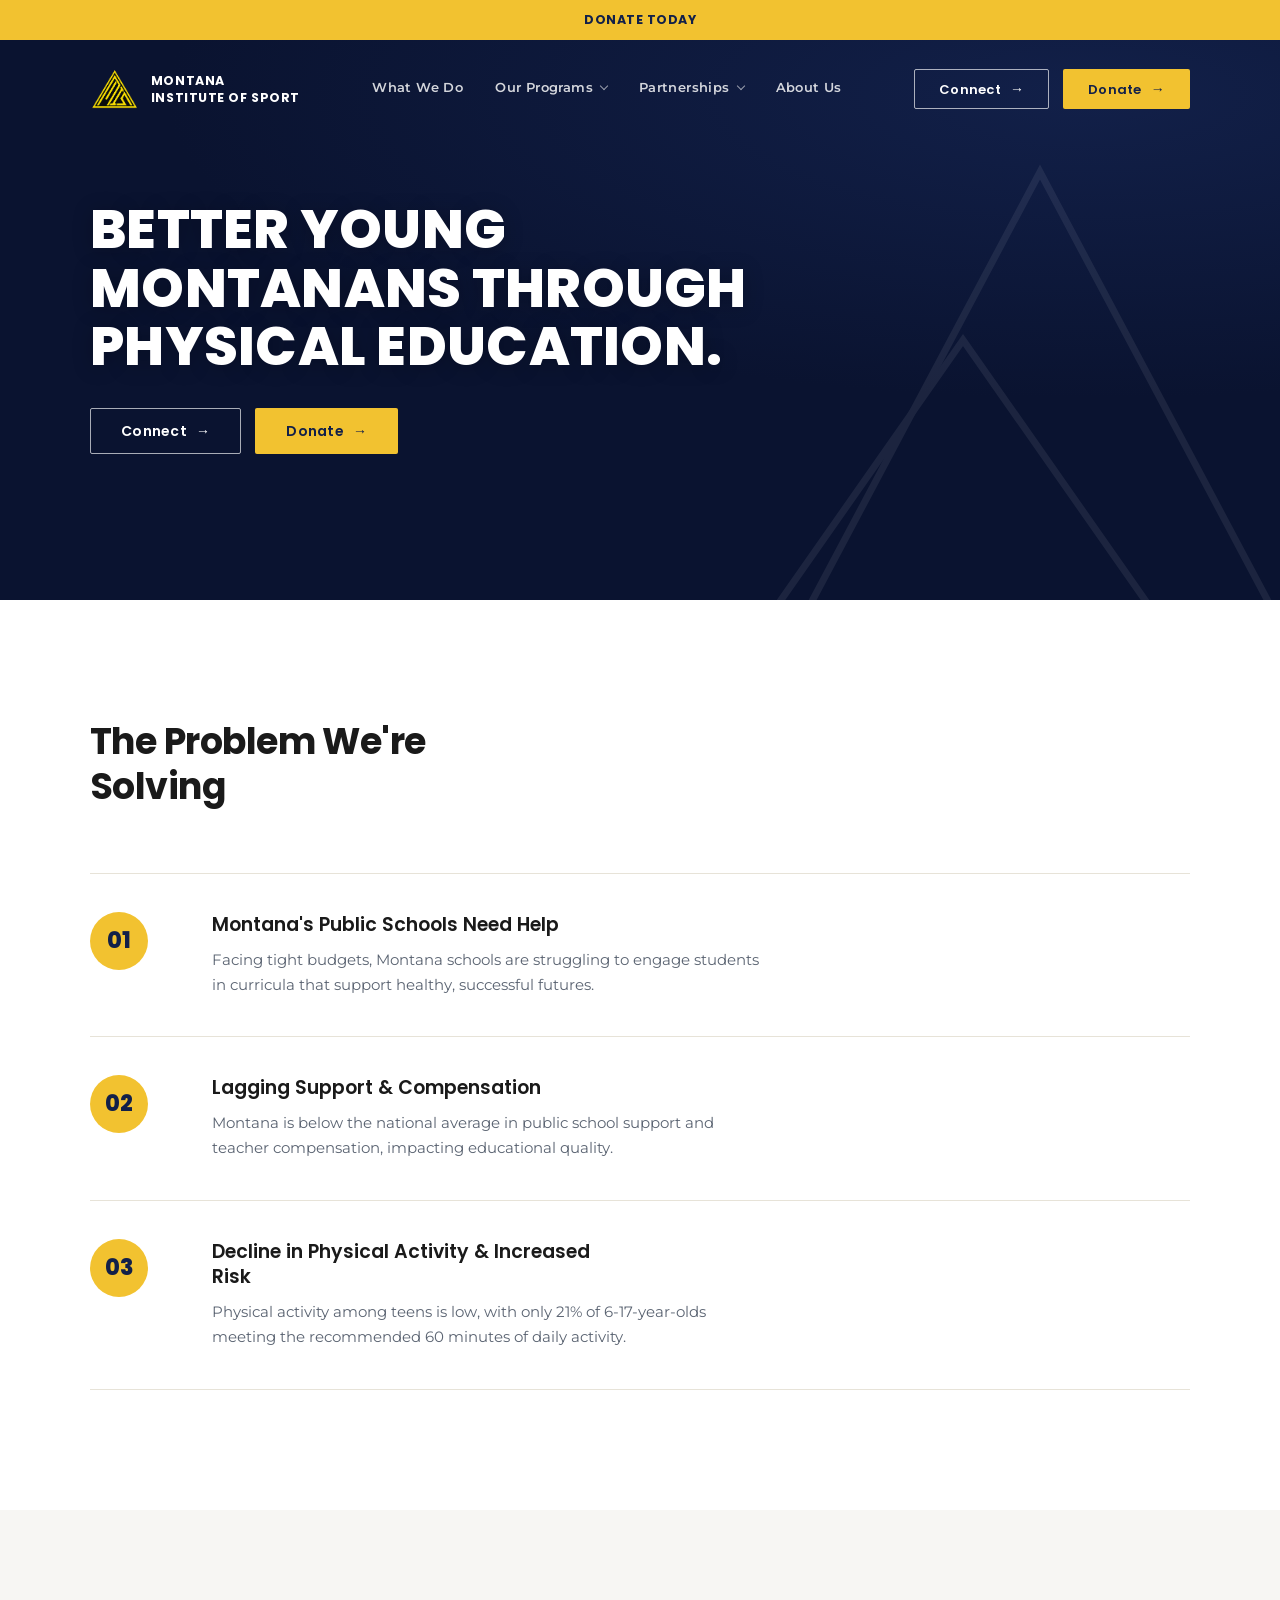
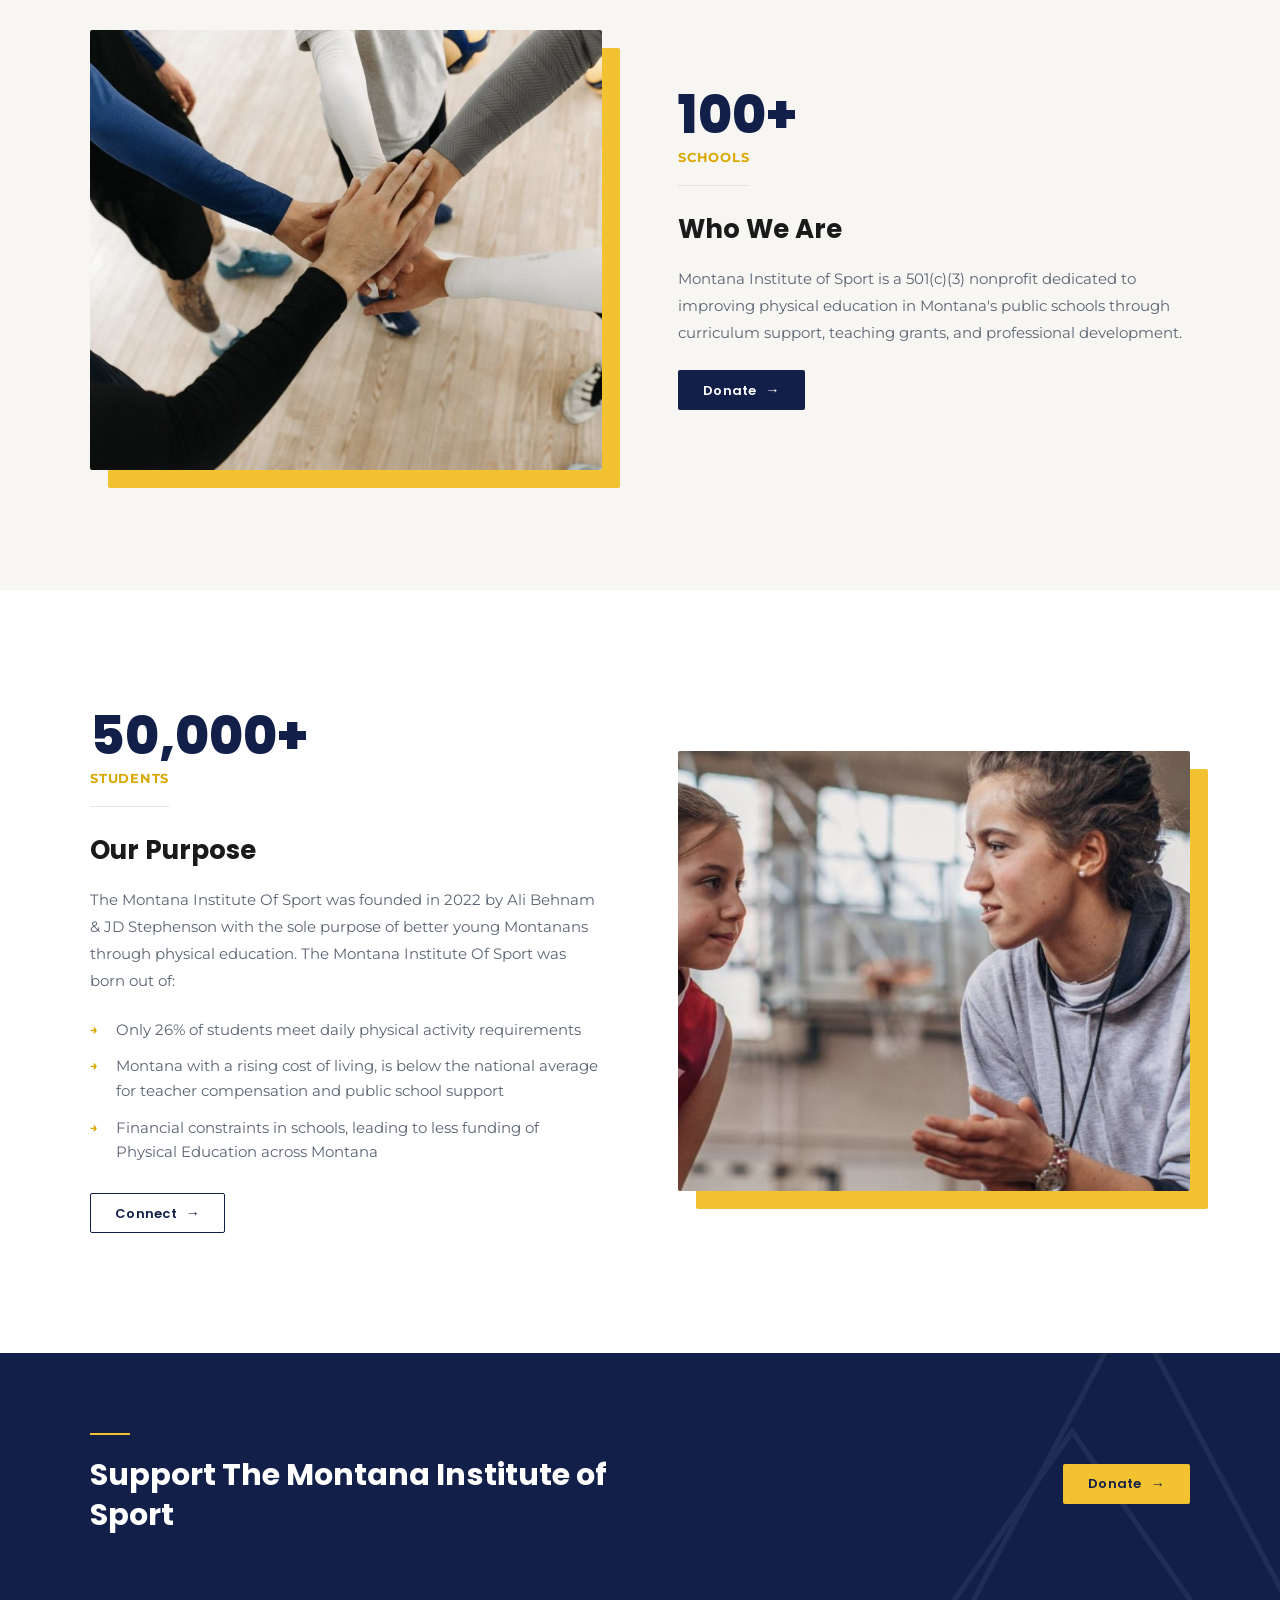
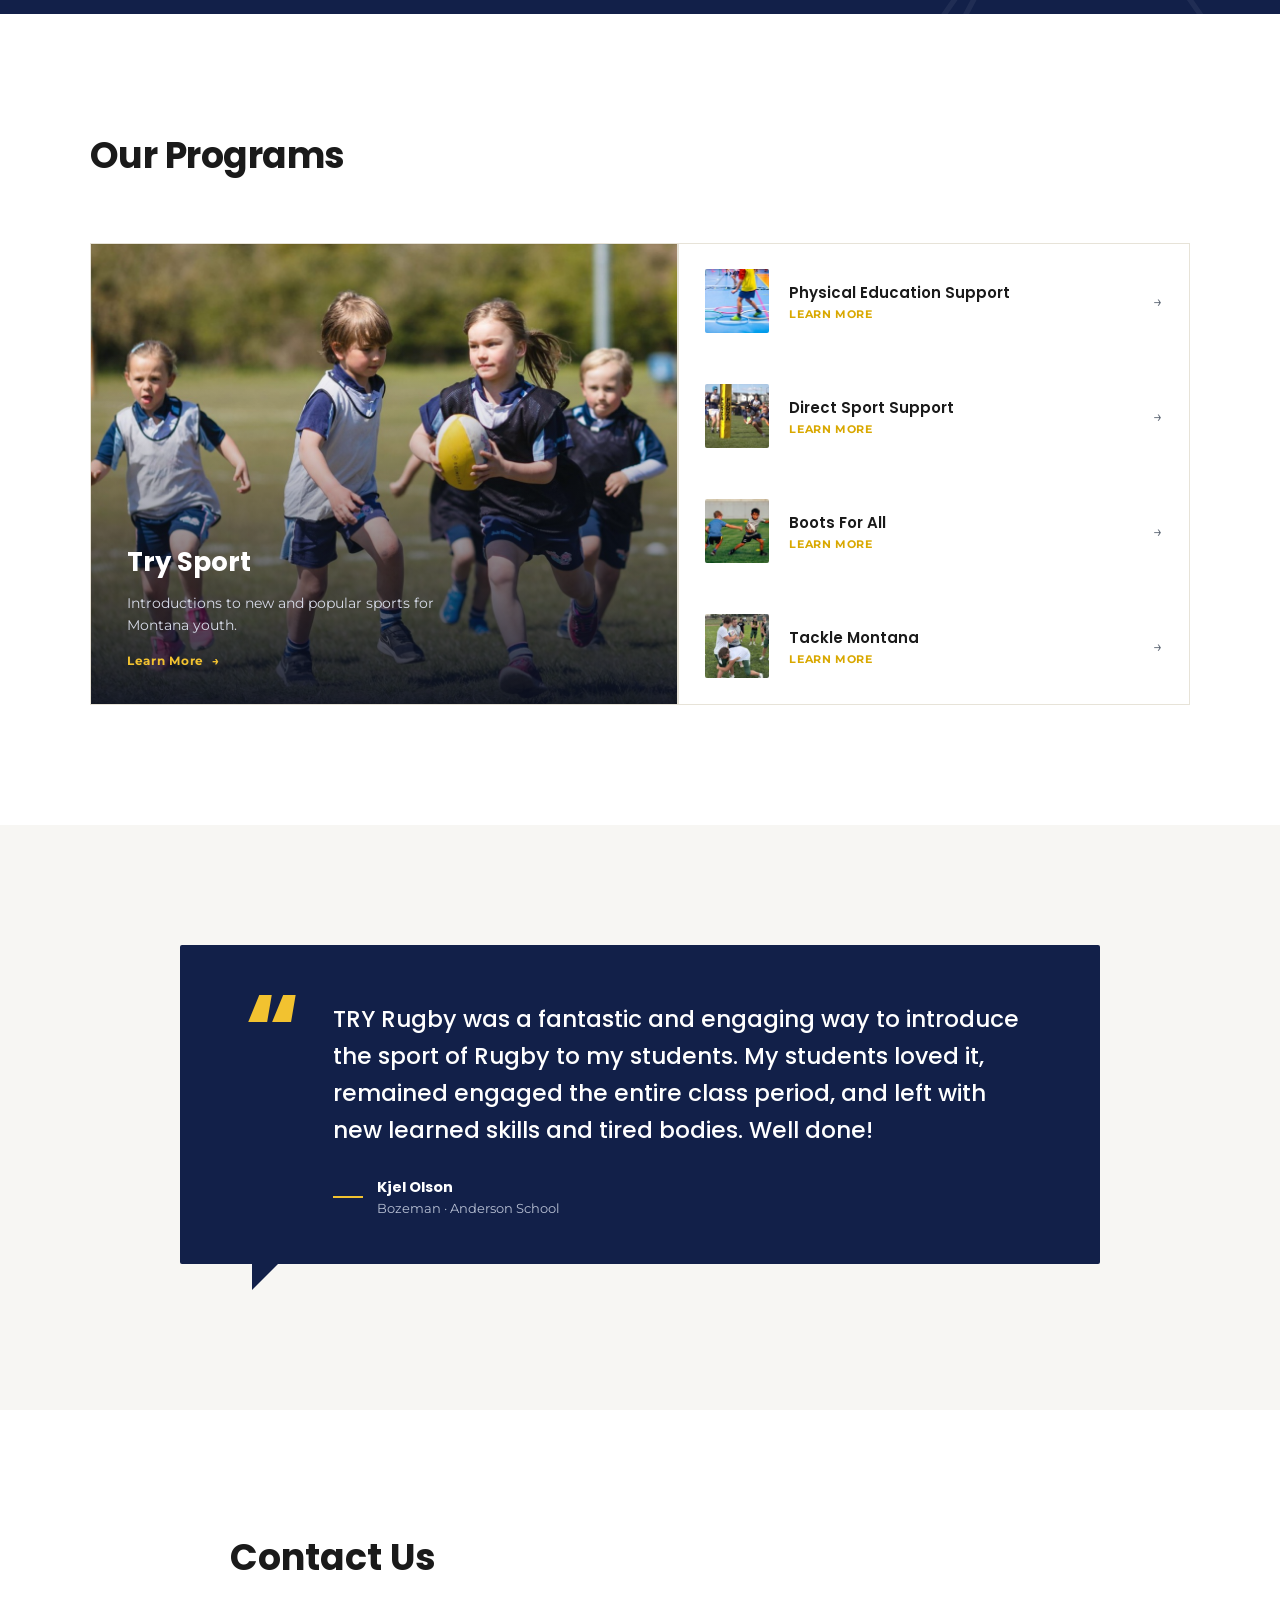
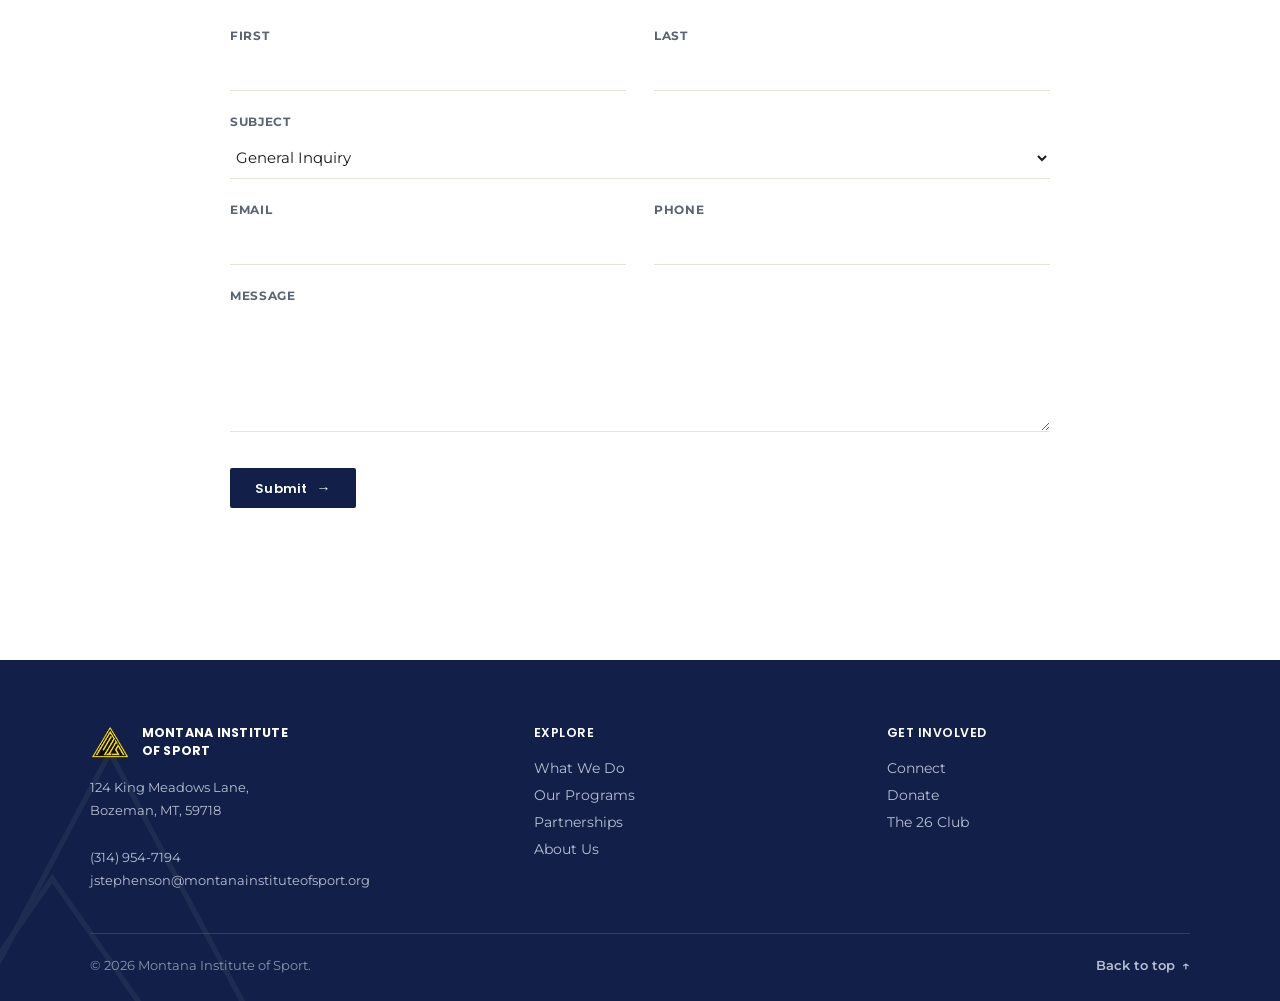
<file: index.html>
<!DOCTYPE html>
<html lang="en">
<head>
<meta charset="UTF-8">
<meta name="viewport" content="width=device-width, initial-scale=1">
<title>Montana Institute of Sport</title>
<meta name="description" content="Montana Institute of Sport is a Bozeman-based nonprofit bringing physical education curriculum support, teaching grants, and professional development to Montana's public schools.">
<link rel="icon" type="image/png" href="images/favicon.png">
<link rel="apple-touch-icon" href="images/apple-touch-icon.png">
<link rel="canonical" href="https://montanainstituteofsport.org/">
<meta name="theme-color" content="#122049">
<meta property="og:type" content="website">
<meta property="og:site_name" content="Montana Institute of Sport">
<meta property="og:title" content="Montana Institute of Sport">
<meta property="og:description" content="Montana Institute of Sport is a Bozeman-based nonprofit bringing physical education curriculum support, teaching grants, and professional development to Montana's public schools.">
<meta property="og:url" content="https://montanainstituteofsport.org/">
<meta property="og:image" content="https://montanainstituteofsport.org/images/og-image.jpg">
<meta name="twitter:card" content="summary_large_image">
<link rel="preconnect" href="https://fonts.googleapis.com">
<link rel="preconnect" href="https://fonts.gstatic.com" crossorigin>
<link href="https://fonts.googleapis.com/css2?family=Poppins:wght@500;600;700;800&family=Montserrat:wght@400;500;600;700&display=swap" rel="stylesheet">
<link rel="stylesheet" href="css/style.css?v=7">
</head>
<body id="top">

<a class="topbar" href="https://secure.givelively.org/donate/montana-institute-of-sport" target="_blank" rel="noopener">DONATE TODAY</a>

<div class="hero">
  <svg class="watermark" viewBox="0 0 400 400" fill="none" xmlns="http://www.w3.org/2000/svg" aria-hidden="true">
    <path d="M200 30 L370 350 L30 350 Z" stroke="#fff" stroke-width="5"/>
    <path d="M145 150 L285 350 L5 350 Z" stroke="#fff" stroke-width="5"/>
  </svg>
  <div class="hero-content">
    <nav class="nav">
      <a class="brand" href="index.html">
        <img src="images/logo-icon.png" alt="Montana Institute of Sport">
        <span class="brand-name">MONTANA<br>INSTITUTE OF SPORT</span>
      </a>
      <div class="navlinks">
        <a href="what-we-do.html">What We Do</a>
        <div class="navdrop"><a href="programs.html">Our Programs</a><div class="navdrop-menu"><a href="try-sport.html">Try Sport</a><a href="pe-support.html">Physical Education Support</a><a href="direct-sport-support.html">Direct Sport Support</a><a href="boots-for-all.html">Boots For All</a><a href="tackle-montana.html">Tackle Montana</a></div></div>
        <div class="navdrop"><a href="partnerships.html">Partnerships</a><div class="navdrop-menu"><a href="partnerships.html#sponsorship">Sponsorship Opportunities</a><a href="partnerships.html#the-26-club">The 26 Club</a></div></div>
        <a href="about.html">About Us</a>
      </div>
      <div class="nav-ctas">
        <a href="contact.html" class="btn btn-outline">Connect</a>
        <a href="https://secure.givelively.org/donate/montana-institute-of-sport" target="_blank" rel="noopener" class="btn btn-gold">Donate</a>
      </div>
    </nav>
    <div class="hero-text">
      <h1>Better young Montanans through physical education.</h1>
      <div class="hero-ctas">
        <a href="contact.html" class="btn btn-outline">Connect</a>
        <a href="https://secure.givelively.org/donate/montana-institute-of-sport" target="_blank" rel="noopener" class="btn btn-gold">Donate</a>
      </div>
    </div>
  </div>
</div>

<div class="section">
  <div class="wrap">
    <div class="section-intro">
      <div>
        <h2 class="h2">The Problem We're Solving</h2>
      </div>
    </div>
    <div class="problem-list">
      <div class="problem-row reveal">
        <div class="ghost-num">01</div>
        <div>
          <h3 class="p-title">Montana's Public Schools Need Help</h3>
          <div class="p-body">Facing tight budgets, Montana schools are struggling to engage students in curricula that support healthy, successful futures.</div>
        </div>
      </div>
      <div class="problem-row reveal">
        <div class="ghost-num">02</div>
        <div>
          <h3 class="p-title">Lagging Support &amp; Compensation</h3>
          <div class="p-body">Montana is below the national average in public school support and teacher compensation, impacting educational quality.</div>
        </div>
      </div>
      <div class="problem-row reveal">
        <div class="ghost-num">03</div>
        <div>
          <h3 class="p-title">Decline in Physical Activity &amp; Increased Risk</h3>
          <div class="p-body">Physical activity among teens is low, with only 21% of 6-17-year-olds meeting the recommended 60 minutes of daily activity.</div>
        </div>
      </div>
    </div>
  </div>
</div>

<div class="section offwhite">
  <div class="wrap">
    <div class="split">
      <div class="split-img reveal"><img src="images/team-huddle.jpg" alt="Team huddle, hands stacked together"></div>
      <div class="reveal">
        <div class="stat-num">100+</div>
        <div class="stat-lab">Schools</div>
        <h2 class="split-title">Who We Are</h2>
        <p class="split-body">Montana Institute of Sport is a 501(c)(3) nonprofit dedicated to improving physical education in Montana's public schools through curriculum support, teaching grants, and professional development.</p>
        <a href="https://secure.givelively.org/donate/montana-institute-of-sport" target="_blank" rel="noopener" class="btn btn-navy">Donate</a>
      </div>
    </div>
  </div>
</div>

<div class="section">
  <div class="wrap">
    <div class="split">
      <div class="reveal">
        <div class="stat-num">50,000+</div>
        <div class="stat-lab">Students</div>
        <h2 class="split-title">Our Purpose</h2>
        <p class="split-body">The Montana Institute Of Sport was founded in 2022 by Ali Behnam &amp; JD Stephenson with the sole purpose of better young Montanans through physical education. The Montana Institute Of Sport was born out of:</p>
        <ul class="split-list">
          <li>Only 26% of students meet daily physical activity requirements</li>
          <li>Montana with a rising cost of living, is below the national average for teacher compensation and public school support</li>
          <li>Financial constraints in schools, leading to less funding of Physical Education across Montana</li>
        </ul>
        <a href="contact.html" class="btn btn-navy-outline">Connect</a>
      </div>
      <div class="split-img reveal"><img src="images/coach-with-athlete.jpg" alt="Coach talking with young athlete"></div>
    </div>
  </div>
</div>

<div class="ctaband">
  <svg class="watermark" viewBox="0 0 400 400" fill="none" xmlns="http://www.w3.org/2000/svg" aria-hidden="true">
    <path d="M200 30 L370 350 L30 350 Z" stroke="#fff" stroke-width="5"/>
    <path d="M145 150 L285 350 L5 350 Z" stroke="#fff" stroke-width="5"/>
  </svg>
  <div class="wrap">
    <div class="copy">
      <div class="rule"></div>
      <h3>Support The Montana Institute of Sport</h3>
    </div>
    <a href="https://secure.givelively.org/donate/montana-institute-of-sport" target="_blank" rel="noopener" class="btn btn-gold">Donate</a>
  </div>
</div>

<div class="section prog-grid-wrap">
  <div class="wrap">
    <div class="section-intro">
      <div>
        <h2 class="h2">Our Programs</h2>
      </div>
    </div>
  </div>
  <div class="wrap">
    <div class="prog-layout reveal">
      <a href="try-sport.html" class="prog-feature">
        <img src="images/photos/try-rugby-kids.jpg" alt="Young kids running with a rugby ball during a TRY Rugby session" loading="lazy">
        <div class="prog-feature-label">
          <div class="t">Try Sport</div>
          <div class="d">Introductions to new and popular sports for Montana youth.</div>
          <div class="l">Learn More</div>
        </div>
      </a>
      <div class="prog-list">
        <a href="pe-support.html" class="prog-row">
          <div class="thumb"><img src="images/photos/thumbs/pe-gym-agility.jpg" alt="" loading="lazy"></div>
          <div class="txt">
            <div class="t">Physical Education Support</div>
            <div class="l">LEARN MORE</div>
          </div>
          <div class="arrow">&#8594;</div>
        </a>
        <a href="direct-sport-support.html" class="prog-row">
          <div class="thumb"><img src="images/photos/thumbs/tournament-try.jpg" alt="" loading="lazy"></div>
          <div class="txt">
            <div class="t">Direct Sport Support</div>
            <div class="l">LEARN MORE</div>
          </div>
          <div class="arrow">&#8594;</div>
        </a>
        <a href="boots-for-all.html" class="prog-row">
          <div class="thumb"><img src="images/photos/thumbs/kids-in-cleats.jpg" alt="" loading="lazy"></div>
          <div class="txt">
            <div class="t">Boots For All</div>
            <div class="l">LEARN MORE</div>
          </div>
          <div class="arrow">&#8594;</div>
        </a>
        <a href="tackle-montana.html" class="prog-row">
          <div class="thumb"><img src="images/photos/thumbs/tackle-technique.jpg" alt="" loading="lazy"></div>
          <div class="txt">
            <div class="t">Tackle Montana</div>
            <div class="l">LEARN MORE</div>
          </div>
          <div class="arrow">&#8594;</div>
        </a>
      </div>
    </div>
  </div>
</div>

<div class="section offwhite">
  <div class="wrap">
    <div class="testi reveal">
      <div class="testi-mark" aria-hidden="true">&#8220;</div>
      <div>
        <div class="testi-quote">TRY Rugby was a fantastic and engaging way to introduce the sport of Rugby to my students. My students loved it, remained engaged the entire class period, and left with new learned skills and tired bodies. Well done!</div>
        <div class="testi-attribution">
          <div class="rule"></div>
          <div>
            <div class="testi-name">Kjel Olson</div>
            <div class="testi-role">Bozeman &middot; Anderson School</div>
          </div>
        </div>
      </div>
    </div>
  </div>
</div>

<div class="section">
  <div class="wrap">
    <div class="contact-head">
      <h2>Contact Us</h2>
    </div>
    <form class="form-grid" action="https://api.web3forms.com/submit" method="POST" data-contact-form>
      <input type="hidden" name="access_key" value="WEB3FORMS_ACCESS_KEY">
      <input type="hidden" name="from_name" value="montanainstituteofsport.org">
      <input type="checkbox" name="botcheck" class="hp-field" tabindex="-1" autocomplete="off" aria-hidden="true">
      <div class="field">
        <label for="hp-first">First</label>
        <input type="text" id="hp-first" name="first_name" autocomplete="given-name" required>
      </div>
      <div class="field">
        <label for="hp-last">Last</label>
        <input type="text" id="hp-last" name="last_name" autocomplete="family-name">
      </div>
      <div class="field full">
        <label for="hp-subject">Subject</label>
        <select id="hp-subject" name="subject">
          <option>General Inquiry</option>
          <option>Sponsorship Opportunities</option>
          <option>Join The 26 Club</option>
          <option>Donation Information</option>
        </select>
      </div>
      <div class="field">
        <label for="hp-email">Email</label>
        <input type="email" id="hp-email" name="email" autocomplete="email" required>
      </div>
      <div class="field">
        <label for="hp-phone">Phone</label>
        <input type="tel" id="hp-phone" name="phone" autocomplete="tel">
      </div>
      <div class="field full">
        <label for="hp-message">Message</label>
        <textarea id="hp-message" name="message" required></textarea>
      </div>
      <div class="form-submit"><button type="submit" class="btn btn-navy">Submit</button>
        <p class="form-status" role="status" aria-live="polite"></p></div>
    </form>
  </div>
</div>

<div class="footer">
  <svg class="watermark" viewBox="0 0 400 400" fill="none" xmlns="http://www.w3.org/2000/svg" aria-hidden="true">
    <path d="M200 30 L370 350 L30 350 Z" stroke="#fff" stroke-width="5"/>
    <path d="M145 150 L285 350 L5 350 Z" stroke="#fff" stroke-width="5"/>
  </svg>
  <div class="wrap">
    <div class="footer-top">
      <div>
        <div class="footer-brand">
          <img src="images/logo-icon.png" alt="Montana Institute of Sport">
          <span>MONTANA INSTITUTE<br>OF SPORT</span>
        </div>
        <address>
          124 King Meadows Lane,<br>Bozeman, MT, 59718<br><br>
          <a href="tel:+13149547194">(314) 954-7194</a><br>
          <a href="mailto:jstephenson@montanainstituteofsport.org">jstephenson@montanainstituteofsport.org</a>
        </address>
      </div>
      <div>
        <h4>Explore</h4>
        <ul>
          <li><a href="what-we-do.html">What We Do</a></li>
          <li><a href="programs.html">Our Programs</a></li>
          <li><a href="partnerships.html">Partnerships</a></li>
          <li><a href="about.html">About Us</a></li>
        </ul>
      </div>
      <div>
        <h4>Get Involved</h4>
        <ul>
          <li><a href="contact.html">Connect</a></li>
          <li><a href="https://secure.givelively.org/donate/montana-institute-of-sport" target="_blank" rel="noopener">Donate</a></li>
          <li><a href="partnerships.html">The 26 Club</a></li>
        </ul>
      </div>
    </div>
    <div class="footer-bottom">
      <span>&copy; 2026 Montana Institute of Sport.</span>
      <a class="back-to-top" href="#top">Back to top <span>&#8593;</span></a>
    </div>
  </div>
</div>

<script src="js/site.js?v=6" defer></script>
</body>
</html>
</file>
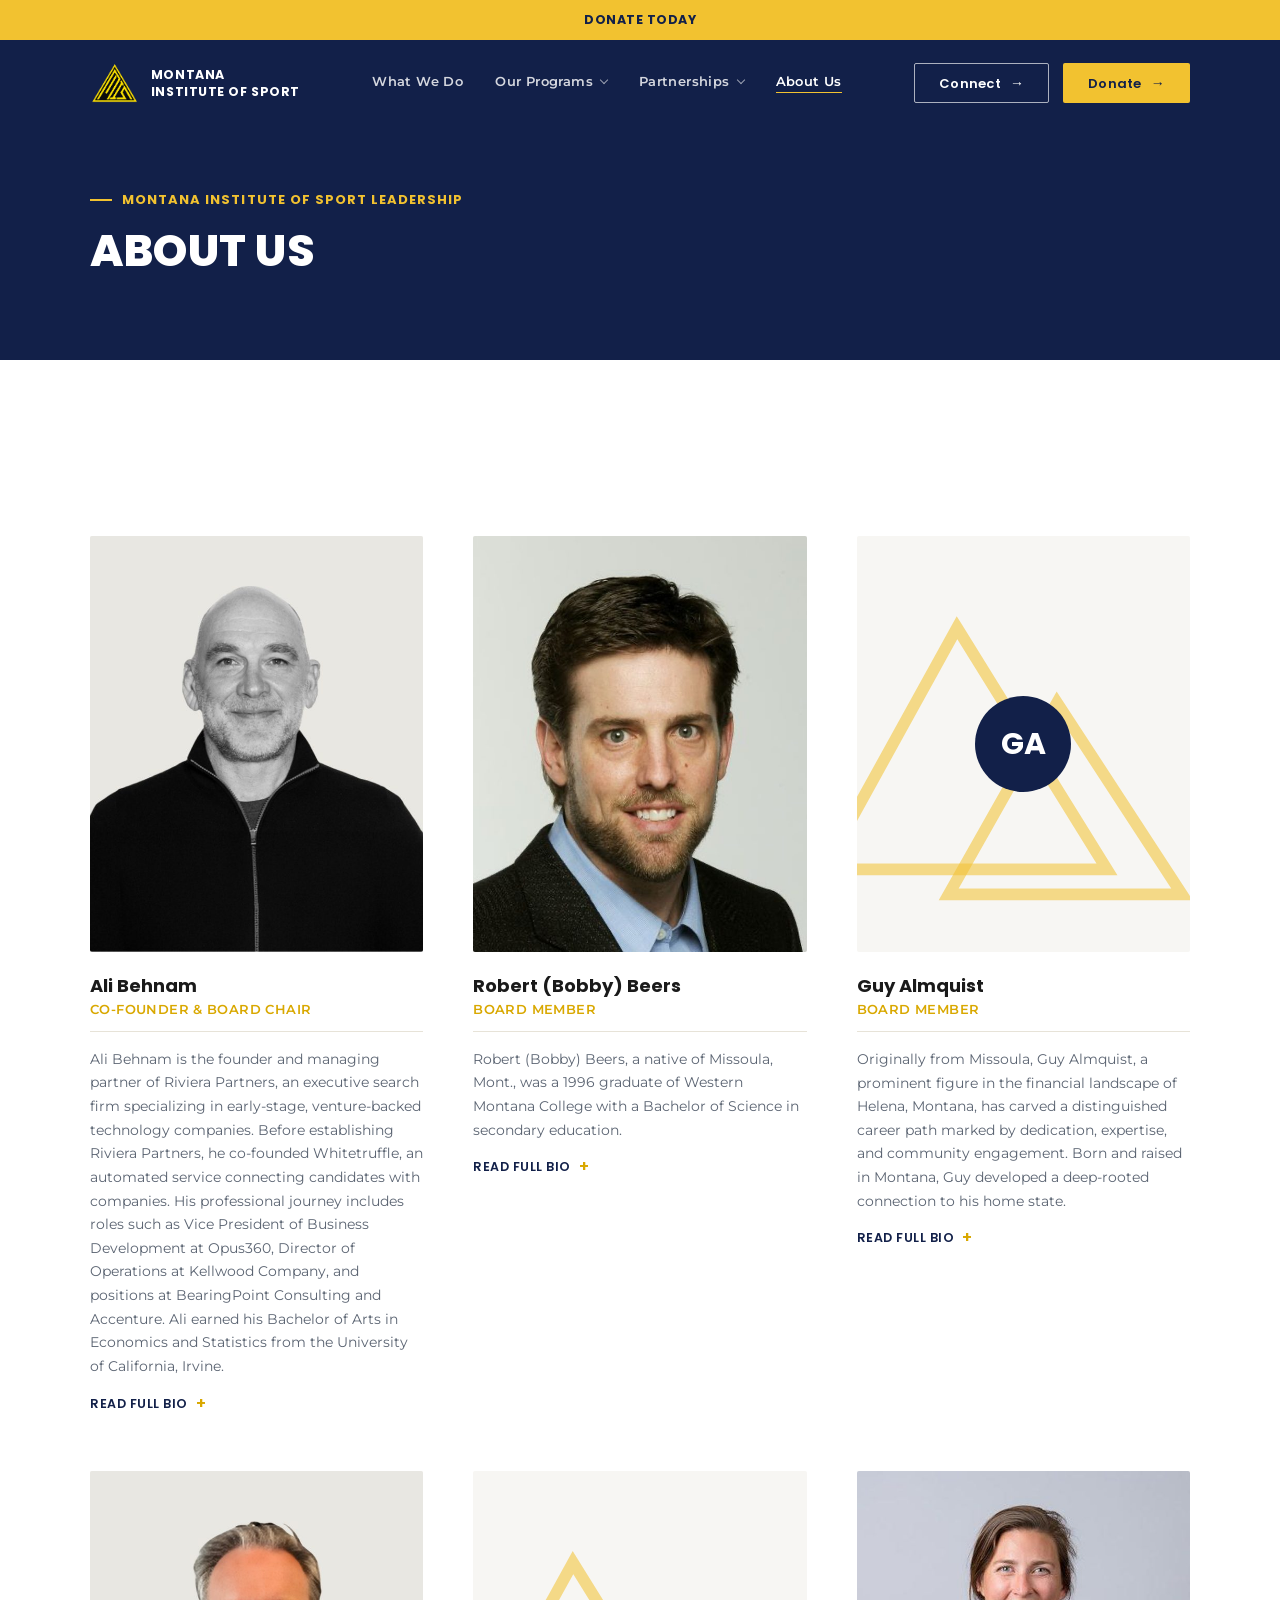
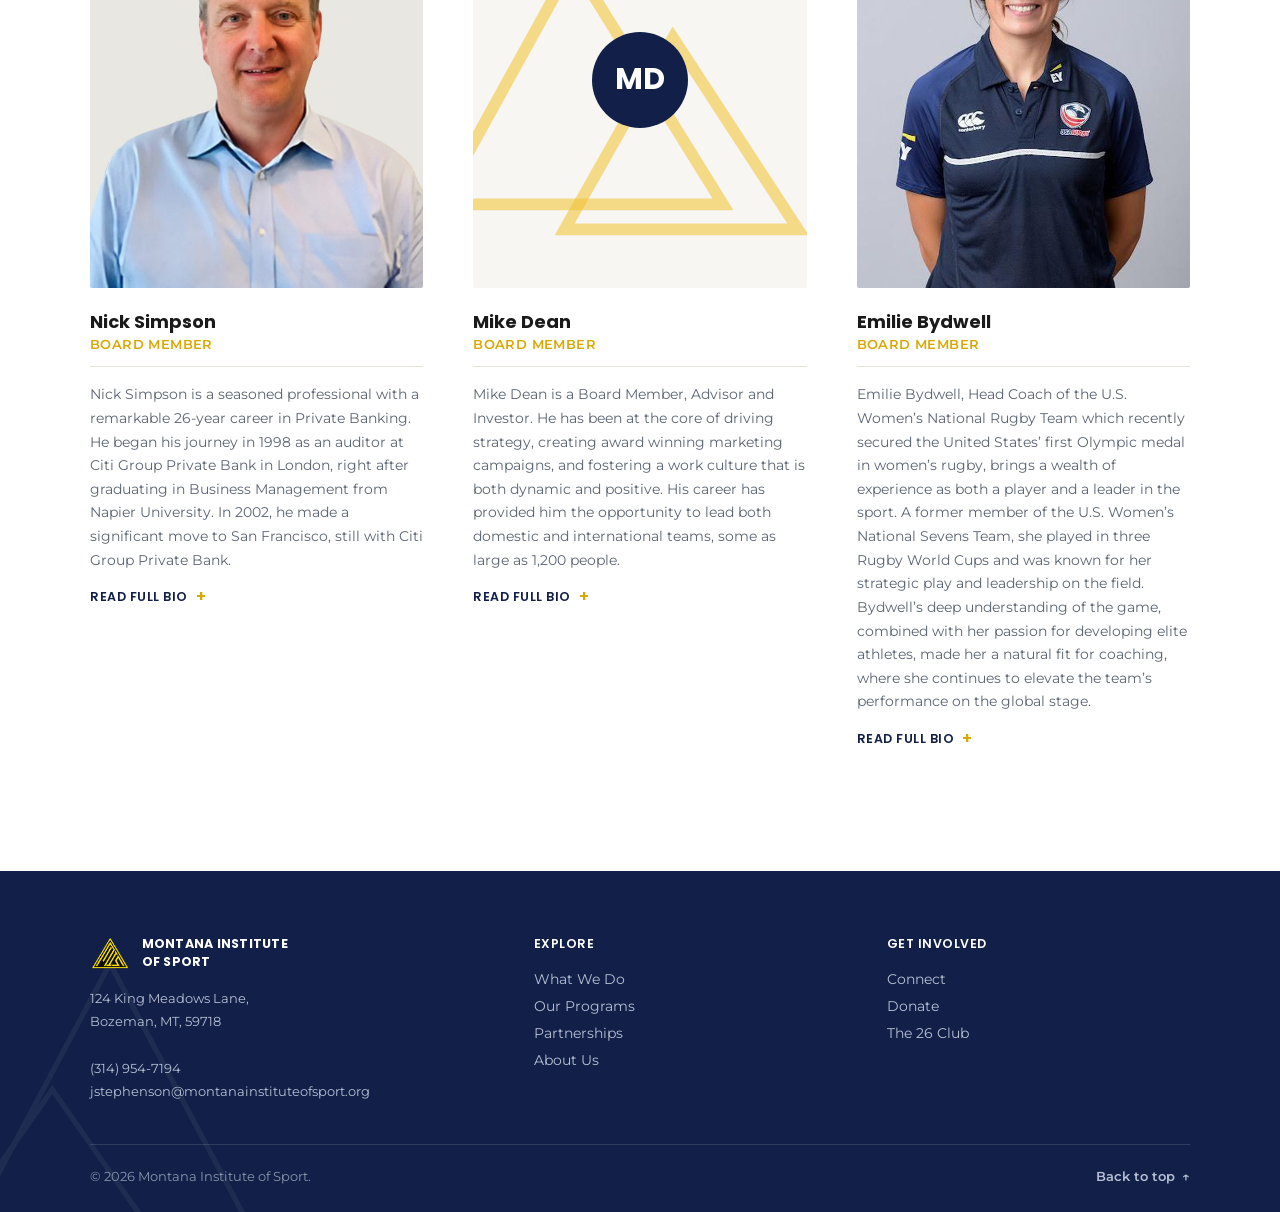
<file: about.html>
<!DOCTYPE html>
<html lang="en">
<head>
<meta charset="UTF-8">
<meta name="viewport" content="width=device-width, initial-scale=1">
<title>About Us - Montana Institute of Sport</title>
<meta name="description" content="Meet the Montana Institute of Sport board of directors: Ali Behnam, Nick Simpson, Robert Beers, Guy Almquist, and Emilie Bydwell.">
<link rel="icon" type="image/png" href="images/favicon.png">
<link rel="apple-touch-icon" href="images/apple-touch-icon.png">
<link rel="canonical" href="https://montanainstituteofsport.org/about.html">
<meta name="theme-color" content="#122049">
<meta property="og:type" content="website">
<meta property="og:site_name" content="Montana Institute of Sport">
<meta property="og:title" content="About Us - Montana Institute of Sport">
<meta property="og:description" content="Meet the Montana Institute of Sport board of directors: Ali Behnam, Nick Simpson, Robert Beers, Guy Almquist, and Emilie Bydwell.">
<meta property="og:url" content="https://montanainstituteofsport.org/about.html">
<meta property="og:image" content="https://montanainstituteofsport.org/images/og-image.jpg">
<meta name="twitter:card" content="summary_large_image">
<link rel="preconnect" href="https://fonts.googleapis.com">
<link rel="preconnect" href="https://fonts.gstatic.com" crossorigin>
<link href="https://fonts.googleapis.com/css2?family=Poppins:wght@500;600;700;800&family=Montserrat:wght@400;500;600;700&display=swap" rel="stylesheet">
<link rel="stylesheet" href="css/style.css?v=7">
</head>
<body id="top">

<a class="topbar" href="https://secure.givelively.org/donate/montana-institute-of-sport" target="_blank" rel="noopener">DONATE TODAY</a>
<header class="siteheader">
  <nav class="nav">
    <a class="brand" href="index.html">
      <img src="images/logo-icon.png" alt="Montana Institute of Sport">
      <span class="brand-name">MONTANA<br>INSTITUTE OF SPORT</span>
    </a>
    <div class="navlinks">
      <a href="what-we-do.html">What We Do</a>
      <div class="navdrop"><a href="programs.html">Our Programs</a><div class="navdrop-menu"><a href="try-sport.html">Try Sport</a><a href="pe-support.html">Physical Education Support</a><a href="direct-sport-support.html">Direct Sport Support</a><a href="boots-for-all.html">Boots For All</a><a href="tackle-montana.html">Tackle Montana</a></div></div>
      <div class="navdrop"><a href="partnerships.html">Partnerships</a><div class="navdrop-menu"><a href="partnerships.html#sponsorship">Sponsorship Opportunities</a><a href="partnerships.html#the-26-club">The 26 Club</a></div></div>
      <a href="about.html" class="active">About Us</a>
    </div>
    <div class="nav-ctas">
      <a href="contact.html" class="btn btn-outline">Connect</a>
      <a href="https://secure.givelively.org/donate/montana-institute-of-sport" target="_blank" rel="noopener" class="btn btn-gold">Donate</a>
    </div>
  </nav>
</header>

<div class="pagehero">
  <div class="wrap">
    <div class="eyebrow-white">Montana Institute of Sport Leadership</div>
    <h1>About Us</h1>
  </div>
</div>

<div class="section">
  <div class="wrap">
    <div class="board-grid">
    <div class="board-card">
      <div class="board-photo"><img src="images/board/ali-behnam.jpg" alt="Ali Behnam" loading="lazy" width="640" height="800"></div>
      <h2 class="board-name">Ali Behnam</h2>
      <div class="board-role">Co-Founder &amp; Board Chair</div>
      <div class="board-bio">
        <p>Ali Behnam is the founder and managing partner of Riviera Partners, an executive search firm specializing in early-stage, venture-backed technology companies. Before establishing Riviera Partners, he co-founded Whitetruffle, an automated service connecting candidates with companies. His professional journey includes roles such as Vice President of Business Development at Opus360, Director of Operations at Kellwood Company, and positions at BearingPoint Consulting and Accenture. Ali earned his Bachelor of Arts in Economics and Statistics from the University of California, Irvine.</p>
        <details class="board-more"><summary>Read full bio</summary><p>In recognition of his influence in the tech recruitment sector, Ali was featured in Business Insider’s article titled “10 People Who Can Get You The Best Jobs In Tech And Make You Rich,” highlighting key individuals pivotal to the technology industry’s vibrancy.</p><p>Throughout his career, Ali has emphasized the importance of relationship-building in recruitment, focusing on understanding client needs and fostering genuine connections.</p></details>
      </div>
    </div>

    <div class="board-card">
      <div class="board-photo"><img src="images/board/bobby-beers.jpg" alt="Robert (Bobby) Beers" loading="lazy" width="640" height="800"></div>
      <h2 class="board-name">Robert (Bobby) Beers</h2>
      <div class="board-role">Board Member</div>
      <div class="board-bio">
        <p>Robert (Bobby) Beers, a native of Missoula, Mont., was a 1996 graduate of Western Montana College with a Bachelor of Science in secondary education.</p>
        <details class="board-more"><summary>Read full bio</summary><p>He was a three-time all-conference selection at wide receiver, a two-time all-conference selection as kick returner and an All-American at wide receiver. He set nine school records and was part of a Bulldog team that won three straight Frontier Conference titles and 17 straight conference games.</p><p>After graduation, Beers taught and coached one year at Columbia Falls High School in Columbia Falls, Mont. His collegiate coaching resume included stops at San Jose State and Montana State. Beers moved to the professional ranks as the wide receiver and tight end coach for Berlin Thunder of NFL Europe. The Thunder won two World Bowl titles during his tenure. He was on the inaugural staff of the Colorado Crush of the Arena Football League.</p><p>Beers moved from coaching to scouting for the Denver Broncos. From 2009 to 2015, he was athletic director at Rocky Mountain College. He now owns and manages several businesses.</p><p>Beers and wife Cindy are the parents of Megan, Emily and R.J.</p></details>
      </div>
    </div>

    <div class="board-card">
      <div class="board-photo">
        <svg class="tri" viewBox="0 0 200 200" xmlns="http://www.w3.org/2000/svg" aria-hidden="true">
          <path d="M60 30 L150 175 L-20 175 Z" stroke="#F2C230" stroke-width="7" fill="none" opacity="0.55"/>
          <path d="M120 75 L195 190 L55 190 Z" stroke="#F2C230" stroke-width="7" fill="none" opacity="0.55"/>
        </svg>
        <div class="board-initials">GA</div>
      </div>
      <h2 class="board-name">Guy Almquist</h2>
      <div class="board-role">Board Member</div>
      <div class="board-bio">
        <p>Originally from Missoula, Guy Almquist, a prominent figure in the financial landscape of Helena, Montana, has carved a distinguished career path marked by dedication, expertise, and community engagement. Born and raised in Montana, Guy developed a deep-rooted connection to his home state.</p>
        <details class="board-more"><summary>Read full bio</summary><p>With a passion for finance and a keen eye for business opportunities, Guy embarked on his professional journey in the banking sector. His tenure at First Interstate Bank in Helena spans over 15 years, during which he has held various key roles, steadily climbing the ranks through his exemplary performance and leadership skills. Today, he is the Market President of First Interstate Bank in Helena.</p><p>Guy graduated from Carroll College in 1997 with a degree in business administration and management. While at Carroll, he also played on the basketball team and had a very impressive career earning him a spot in the Saints Athletic Hall of Fame. His love for basketball persists to this day through coaching Helena Capital High School’s boys’ varsity basketball team. He is married to Heather Almquist and is a loving father to four children.</p></details>
      </div>
    </div>

    <div class="board-card">
      <div class="board-photo"><img src="images/board/nick-simpson.jpg" alt="Nick Simpson" loading="lazy" width="640" height="800"></div>
      <h2 class="board-name">Nick Simpson</h2>
      <div class="board-role">Board Member</div>
      <div class="board-bio">
        <p>Nick Simpson is a seasoned professional with a remarkable 26-year career in Private Banking. He began his journey in 1998 as an auditor at Citi Group Private Bank in London, right after graduating in Business Management from Napier University. In 2002, he made a significant move to San Francisco, still with Citi Group Private Bank.</p>
        <details class="board-more"><summary>Read full bio</summary><p>In 2005, Nick joined First Republic Bank as a Private Bank Manager, where he successfully led a team of 150 bankers. Under his guidance, the team experienced extraordinary growth in households and deposits over the years. Their achievements culminated in an impressive rise from $100 million to over $15 billion, serving a remarkable 12,000 households.</p><p>He’s currently excited about his new role as a National Director of Citizens Private Bank.</p></details>
      </div>
    </div>

    <div class="board-card">
      <div class="board-photo">
        <svg class="tri" viewBox="0 0 200 200" xmlns="http://www.w3.org/2000/svg" aria-hidden="true">
          <path d="M60 30 L150 175 L-20 175 Z" stroke="#F2C230" stroke-width="7" fill="none" opacity="0.55"/>
          <path d="M120 75 L195 190 L55 190 Z" stroke="#F2C230" stroke-width="7" fill="none" opacity="0.55"/>
        </svg>
        <div class="board-initials">MD</div>
      </div>
      <h2 class="board-name">Mike Dean</h2>
      <div class="board-role">Board Member</div>
      <div class="board-bio">
        <p>Mike Dean is a Board Member, Advisor and Investor. He has been at the core of driving strategy, creating award winning marketing campaigns, and fostering a work culture that is both dynamic and positive. His career has provided him the opportunity to lead both domestic and international teams, some as large as 1,200 people.</p>
        <details class="board-more"><summary>Read full bio</summary><p>During his professional life he has worked in a wide array of business settings from his own business to start-ups and the Group President of Experian, a FTSE 100 company. His most recent role was the Chief Strategy Officer at Lifelock, where he helped sell the company to Symantec, now Gen.</p><p>Mike Dean is an active investor in the fintech and consumer space with more than sixty early stage investments. He currently serves as an Advisor for Dovly and Impulsum Ventures; a Board Member for BigRentz, CarPay and Montana Institute of Sport and holds a bachelor’s degree in economics from the University of California, Irvine. He is married and has two children.</p></details>
      </div>
    </div>

    <div class="board-card">
      <div class="board-photo"><img src="images/board/emilie-bydwell.jpg" alt="Emilie Bydwell" loading="lazy" width="640" height="800"></div>
      <h2 class="board-name">Emilie Bydwell</h2>
      <div class="board-role">Board Member</div>
      <div class="board-bio">
        <p>Emilie Bydwell, Head Coach of the U.S. Women’s National Rugby Team which recently secured the United States’ first Olympic medal in women’s rugby, brings a wealth of experience as both a player and a leader in the sport. A former member of the U.S. Women’s National Sevens Team, she played in three Rugby World Cups and was known for her strategic play and leadership on the field. Bydwell’s deep understanding of the game, combined with her passion for developing elite athletes, made her a natural fit for coaching, where she continues to elevate the team’s performance on the global stage.</p>
        <details class="board-more"><summary>Read full bio</summary><p>Before becoming head coach, Bydwell held various leadership roles within USA Rugby’s high-performance programs. She served as the General Manager of Women’s High Performance, overseeing player development, talent identification, and the implementation of strategies to enhance the competitiveness of U.S. women’s rugby. Her focus on building a sustainable pathway for future generations of athletes has been instrumental in fostering a stronger rugby culture in the United States.</p><p>Bydwell is committed to advancing the women’s game through not only high-level competition but also by promoting inclusivity and growth at the grassroots level. She actively works on initiatives to inspire young women to take up the sport and strives to create opportunities for female athletes to thrive. As head coach, Bydwell is dedicated to leading the U.S. Women’s National Team to new heights, both in terms of their performance and the development of rugby as a whole in the country.</p></details>
      </div>
    </div>
    </div>
  </div>
</div>

<div class="footer">
  <svg class="watermark" viewBox="0 0 400 400" fill="none" xmlns="http://www.w3.org/2000/svg" aria-hidden="true">
    <path d="M200 30 L370 350 L30 350 Z" stroke="#fff" stroke-width="5"/>
    <path d="M145 150 L285 350 L5 350 Z" stroke="#fff" stroke-width="5"/>
  </svg>
  <div class="wrap">
    <div class="footer-top">
      <div>
        <div class="footer-brand">
          <img src="images/logo-icon.png" alt="Montana Institute of Sport">
          <span>MONTANA INSTITUTE<br>OF SPORT</span>
        </div>
        <address>
          124 King Meadows Lane,<br>Bozeman, MT, 59718<br><br>
          <a href="tel:+13149547194">(314) 954-7194</a><br>
          <a href="mailto:jstephenson@montanainstituteofsport.org">jstephenson@montanainstituteofsport.org</a>
        </address>
      </div>
      <div>
        <h4>Explore</h4>
        <ul>
          <li><a href="what-we-do.html">What We Do</a></li>
          <li><a href="programs.html">Our Programs</a></li>
          <li><a href="partnerships.html">Partnerships</a></li>
          <li><a href="about.html">About Us</a></li>
        </ul>
      </div>
      <div>
        <h4>Get Involved</h4>
        <ul>
          <li><a href="contact.html">Connect</a></li>
          <li><a href="https://secure.givelively.org/donate/montana-institute-of-sport" target="_blank" rel="noopener">Donate</a></li>
          <li><a href="partnerships.html">The 26 Club</a></li>
        </ul>
      </div>
    </div>
    <div class="footer-bottom">
      <span>&copy; 2026 Montana Institute of Sport.</span>
      <a class="back-to-top" href="#top">Back to top <span>&#8593;</span></a>
    </div>
  </div>
</div>

<script src="js/site.js?v=6" defer></script>
</body>
</html>
</file>
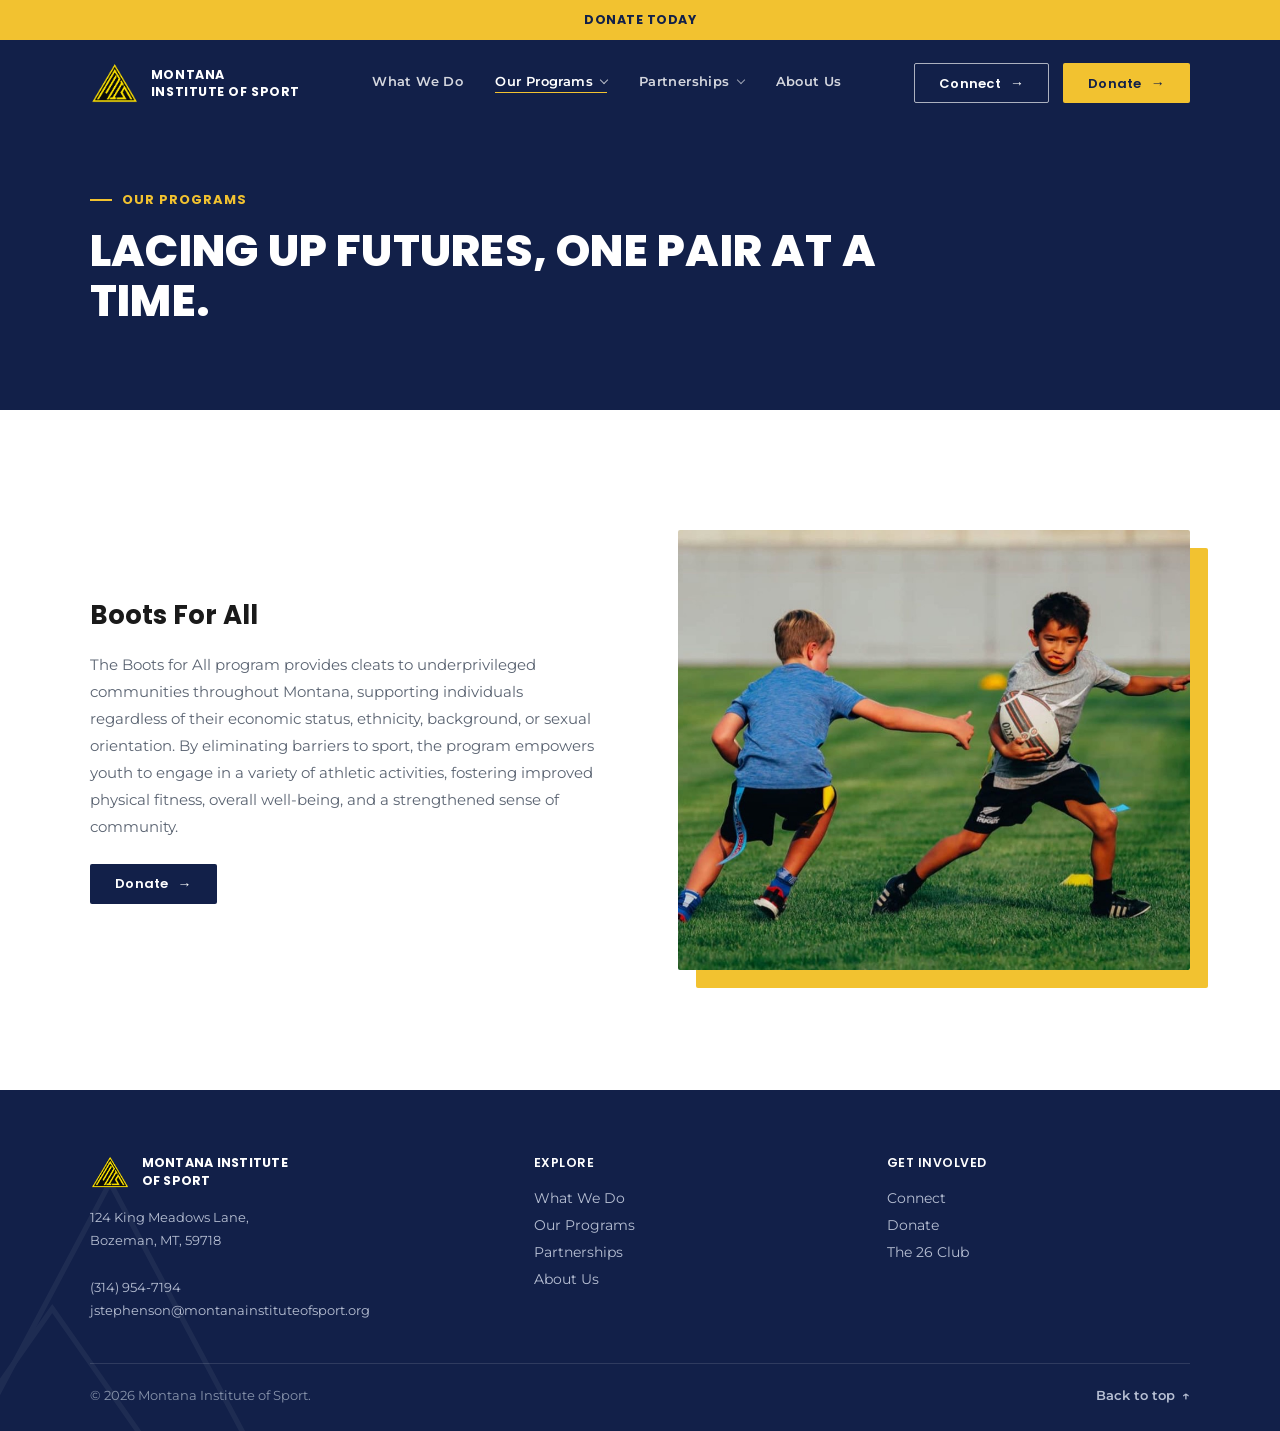
<file: boots-for-all.html>
<!DOCTYPE html>
<html lang="en">
<head>
<meta charset="UTF-8">
<meta name="viewport" content="width=device-width, initial-scale=1">
<title>Boots For All - Montana Institute of Sport</title>
<meta name="description" content="Boots For All — Montana Institute of Sport's program providing sports equipment access to Montana youth.">
<link rel="icon" type="image/png" href="images/favicon.png">
<link rel="apple-touch-icon" href="images/apple-touch-icon.png">
<link rel="canonical" href="https://montanainstituteofsport.org/boots-for-all.html">
<meta name="theme-color" content="#122049">
<meta property="og:type" content="website">
<meta property="og:site_name" content="Montana Institute of Sport">
<meta property="og:title" content="Boots For All - Montana Institute of Sport">
<meta property="og:description" content="Boots For All — Montana Institute of Sport's program providing sports equipment access to Montana youth.">
<meta property="og:url" content="https://montanainstituteofsport.org/boots-for-all.html">
<meta property="og:image" content="https://montanainstituteofsport.org/images/og-image.jpg">
<meta name="twitter:card" content="summary_large_image">
<link rel="preconnect" href="https://fonts.googleapis.com">
<link rel="preconnect" href="https://fonts.gstatic.com" crossorigin>
<link href="https://fonts.googleapis.com/css2?family=Poppins:wght@500;600;700;800&family=Montserrat:wght@400;500;600;700&display=swap" rel="stylesheet">
<link rel="stylesheet" href="css/style.css?v=7">
</head>
<body id="top">

<a class="topbar" href="https://secure.givelively.org/donate/montana-institute-of-sport" target="_blank" rel="noopener">DONATE TODAY</a>
<header class="siteheader">
  <nav class="nav">
    <a class="brand" href="index.html">
      <img src="images/logo-icon.png" alt="Montana Institute of Sport">
      <span class="brand-name">MONTANA<br>INSTITUTE OF SPORT</span>
    </a>
    <div class="navlinks">
      <a href="what-we-do.html">What We Do</a>
      <div class="navdrop"><a href="programs.html" class="active">Our Programs</a><div class="navdrop-menu"><a href="try-sport.html">Try Sport</a><a href="pe-support.html">Physical Education Support</a><a href="direct-sport-support.html">Direct Sport Support</a><a href="boots-for-all.html">Boots For All</a><a href="tackle-montana.html">Tackle Montana</a></div></div>
      <div class="navdrop"><a href="partnerships.html">Partnerships</a><div class="navdrop-menu"><a href="partnerships.html#sponsorship">Sponsorship Opportunities</a><a href="partnerships.html#the-26-club">The 26 Club</a></div></div>
      <a href="about.html">About Us</a>
    </div>
    <div class="nav-ctas">
      <a href="contact.html" class="btn btn-outline">Connect</a>
      <a href="https://secure.givelively.org/donate/montana-institute-of-sport" target="_blank" rel="noopener" class="btn btn-gold">Donate</a>
    </div>
  </nav>
</header>

<div class="pagehero">
  <div class="wrap">
    <div class="eyebrow-white">Our Programs</div>
    <h1>Lacing Up Futures, One Pair at a Time.</h1>
  </div>
</div>

<div class="section">
  <div class="wrap">
    <div class="split">
      <div>
          <h2 class="split-title">Boots For All</h2>
          <p class="split-body">The Boots for All program provides cleats to underprivileged communities throughout Montana, supporting individuals regardless of their economic status, ethnicity, background, or sexual orientation. By eliminating barriers to sport, the program empowers youth to engage in a variety of athletic activities, fostering improved physical fitness, overall well-being, and a strengthened sense of community.</p>
          <a href="https://secure.givelively.org/donate/montana-institute-of-sport" target="_blank" rel="noopener" class="btn btn-navy">Donate</a>
        </div><div class="split-img reveal"><img src="images/photos/kids-in-cleats.jpg" alt="Young players in rugby cleats chasing the ball" loading="lazy"></div>
    </div>
  </div>
</div>


<div class="footer">
  <svg class="watermark" viewBox="0 0 400 400" fill="none" xmlns="http://www.w3.org/2000/svg" aria-hidden="true">
    <path d="M200 30 L370 350 L30 350 Z" stroke="#fff" stroke-width="5"/>
    <path d="M145 150 L285 350 L5 350 Z" stroke="#fff" stroke-width="5"/>
  </svg>
  <div class="wrap">
    <div class="footer-top">
      <div>
        <div class="footer-brand">
          <img src="images/logo-icon.png" alt="Montana Institute of Sport">
          <span>MONTANA INSTITUTE<br>OF SPORT</span>
        </div>
        <address>
          124 King Meadows Lane,<br>Bozeman, MT, 59718<br><br>
          <a href="tel:+13149547194">(314) 954-7194</a><br>
          <a href="mailto:jstephenson@montanainstituteofsport.org">jstephenson@montanainstituteofsport.org</a>
        </address>
      </div>
      <div>
        <h4>Explore</h4>
        <ul>
          <li><a href="what-we-do.html">What We Do</a></li>
          <li><a href="programs.html">Our Programs</a></li>
          <li><a href="partnerships.html">Partnerships</a></li>
          <li><a href="about.html">About Us</a></li>
        </ul>
      </div>
      <div>
        <h4>Get Involved</h4>
        <ul>
          <li><a href="contact.html">Connect</a></li>
          <li><a href="https://secure.givelively.org/donate/montana-institute-of-sport" target="_blank" rel="noopener">Donate</a></li>
          <li><a href="partnerships.html">The 26 Club</a></li>
        </ul>
      </div>
    </div>
    <div class="footer-bottom">
      <span>&copy; 2026 Montana Institute of Sport.</span>
      <a class="back-to-top" href="#top">Back to top <span>&#8593;</span></a>
    </div>
  </div>
</div>

<script src="js/site.js?v=6" defer></script>
</body>
</html>
</file>
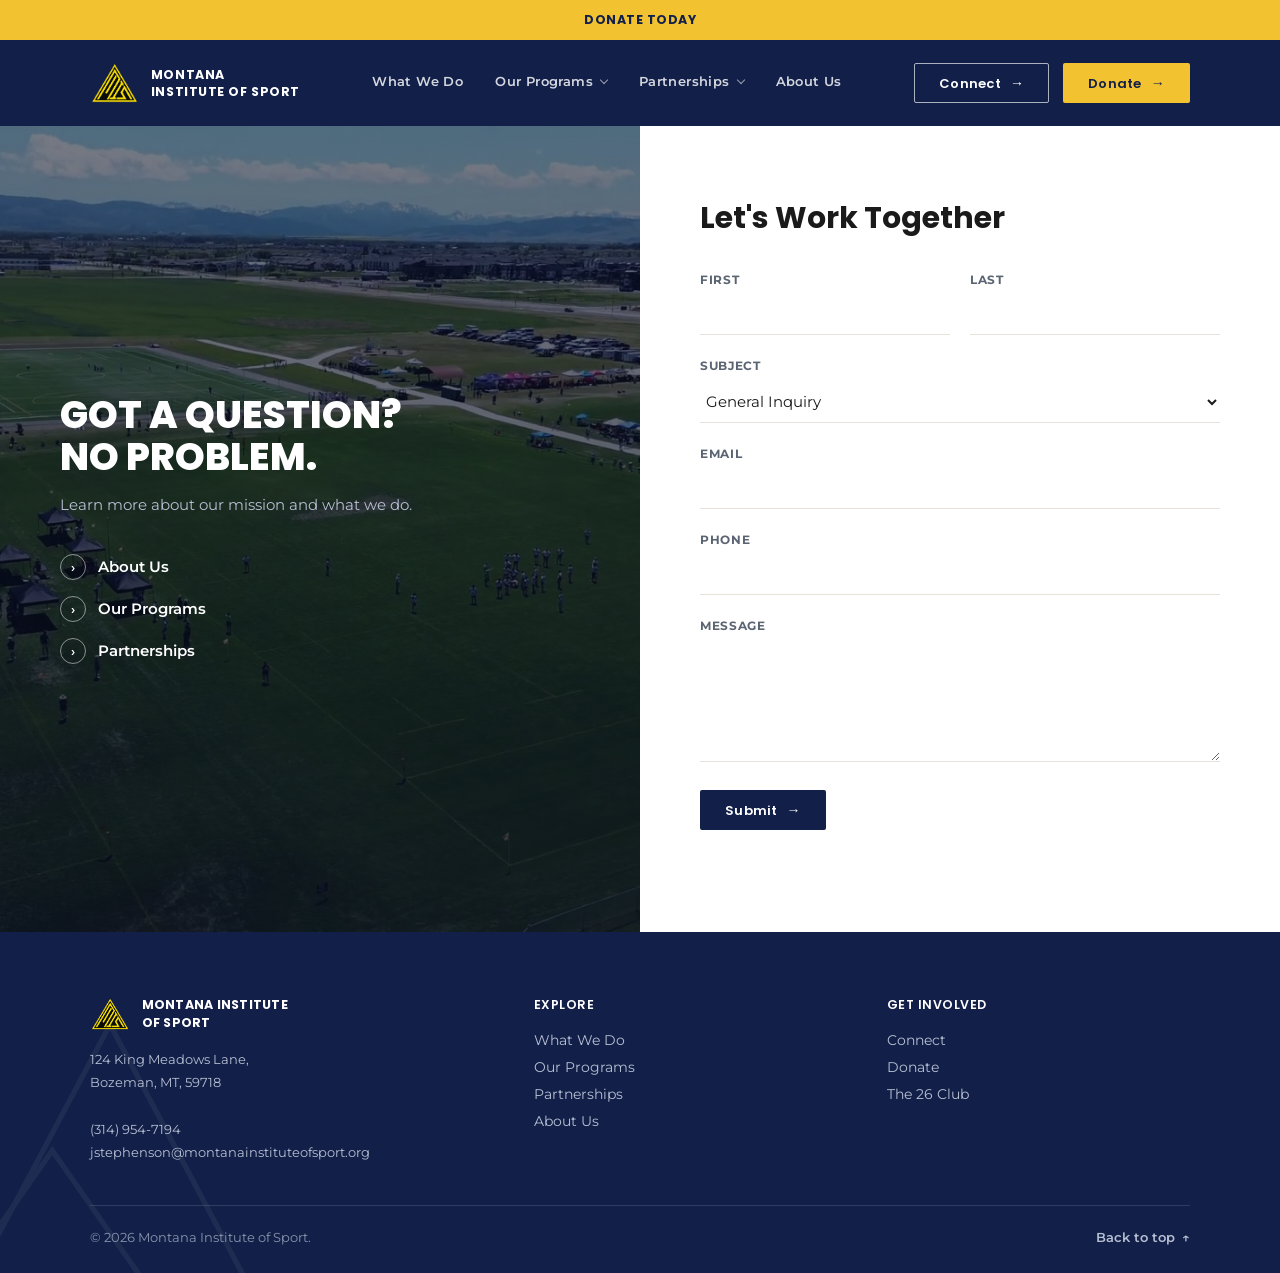
<file: contact.html>
<!DOCTYPE html>
<html lang="en">
<head>
<meta charset="UTF-8">
<meta name="viewport" content="width=device-width, initial-scale=1">
<title>Contact Us - Montana Institute of Sport</title>
<meta name="description" content="Get in touch with Montana Institute of Sport — questions about our programs, partnerships, or getting involved.">
<link rel="icon" type="image/png" href="images/favicon.png">
<link rel="apple-touch-icon" href="images/apple-touch-icon.png">
<link rel="canonical" href="https://montanainstituteofsport.org/contact.html">
<meta name="theme-color" content="#122049">
<meta property="og:type" content="website">
<meta property="og:site_name" content="Montana Institute of Sport">
<meta property="og:title" content="Contact Us - Montana Institute of Sport">
<meta property="og:description" content="Get in touch with Montana Institute of Sport — questions about our programs, partnerships, or getting involved.">
<meta property="og:url" content="https://montanainstituteofsport.org/contact.html">
<meta property="og:image" content="https://montanainstituteofsport.org/images/og-image.jpg">
<meta name="twitter:card" content="summary_large_image">
<link rel="preconnect" href="https://fonts.googleapis.com">
<link rel="preconnect" href="https://fonts.gstatic.com" crossorigin>
<link href="https://fonts.googleapis.com/css2?family=Poppins:wght@500;600;700;800&family=Montserrat:wght@400;500;600;700&display=swap" rel="stylesheet">
<link rel="stylesheet" href="css/style.css?v=7">
</head>
<body id="top">

<a class="topbar" href="https://secure.givelively.org/donate/montana-institute-of-sport" target="_blank" rel="noopener">DONATE TODAY</a>
<header class="siteheader">
  <nav class="nav">
    <a class="brand" href="index.html">
      <img src="images/logo-icon.png" alt="Montana Institute of Sport">
      <span class="brand-name">MONTANA<br>INSTITUTE OF SPORT</span>
    </a>
    <div class="navlinks">
      <a href="what-we-do.html">What We Do</a>
      <div class="navdrop"><a href="programs.html">Our Programs</a><div class="navdrop-menu"><a href="try-sport.html">Try Sport</a><a href="pe-support.html">Physical Education Support</a><a href="direct-sport-support.html">Direct Sport Support</a><a href="boots-for-all.html">Boots For All</a><a href="tackle-montana.html">Tackle Montana</a></div></div>
      <div class="navdrop"><a href="partnerships.html">Partnerships</a><div class="navdrop-menu"><a href="partnerships.html#sponsorship">Sponsorship Opportunities</a><a href="partnerships.html#the-26-club">The 26 Club</a></div></div>
      <a href="about.html">About Us</a>
    </div>
    <div class="nav-ctas">
      <a href="contact.html" class="btn btn-outline">Connect</a>
      <a href="https://secure.givelively.org/donate/montana-institute-of-sport" target="_blank" rel="noopener" class="btn btn-gold">Donate</a>
    </div>
  </nav>
</header>

<div class="contact-split">
  <div class="contact-photo">
    <img class="hero-bg" src="images/photos/bozeman-sports-park.jpg" alt="Aerial view of the Bozeman Sports Park fields with the mountains behind">
    <div class="contact-photo-inner">
      <h1>Got a question?<br>No problem.</h1>
      <p>Learn more about our mission and what we do.</p>
      <div class="quicklinks">
        <a href="about.html"><span class="circle">&#8250;</span> About Us</a>
        <a href="programs.html"><span class="circle">&#8250;</span> Our Programs</a>
        <a href="partnerships.html"><span class="circle">&#8250;</span> Partnerships</a>
      </div>
    </div>
  </div>
  <div class="contact-form-side">
    <h2>Let's Work Together</h2>
    <form action="https://api.web3forms.com/submit" method="POST" data-contact-form>
      <input type="hidden" name="access_key" value="WEB3FORMS_ACCESS_KEY">
      <input type="hidden" name="from_name" value="montanainstituteofsport.org">
      <input type="checkbox" name="botcheck" class="hp-field" tabindex="-1" autocomplete="off" aria-hidden="true">
      <div class="form-row">
        <div class="field"><label for="ct-first">First</label><input type="text" id="ct-first" name="first_name" autocomplete="given-name" required></div>
        <div class="field"><label for="ct-last">Last</label><input type="text" id="ct-last" name="last_name" autocomplete="family-name"></div>
      </div>
      <div class="field">
        <label for="ct-subject">Subject</label>
        <select id="ct-subject" name="subject">
          <option>General Inquiry</option>
          <option>Sponsorship Opportunities</option>
          <option>Join The 26 Club</option>
          <option>Donation Information</option>
        </select>
      </div>
      <div class="field"><label for="ct-email">Email</label><input type="email" id="ct-email" name="email" autocomplete="email" required></div>
      <div class="field"><label for="ct-phone">Phone</label><input type="tel" id="ct-phone" name="phone" autocomplete="tel"></div>
      <div class="field"><label for="ct-message">Message</label><textarea id="ct-message" name="message" required></textarea></div>
      <div class="contact-submit"><button type="submit" class="btn btn-navy">Submit</button>
        <p class="form-status" role="status" aria-live="polite"></p></div>
    </form>
  </div>
</div>

<div class="footer">
  <svg class="watermark" viewBox="0 0 400 400" fill="none" xmlns="http://www.w3.org/2000/svg" aria-hidden="true">
    <path d="M200 30 L370 350 L30 350 Z" stroke="#fff" stroke-width="5"/>
    <path d="M145 150 L285 350 L5 350 Z" stroke="#fff" stroke-width="5"/>
  </svg>
  <div class="wrap">
    <div class="footer-top">
      <div>
        <div class="footer-brand">
          <img src="images/logo-icon.png" alt="Montana Institute of Sport">
          <span>MONTANA INSTITUTE<br>OF SPORT</span>
        </div>
        <address>
          124 King Meadows Lane,<br>Bozeman, MT, 59718<br><br>
          <a href="tel:+13149547194">(314) 954-7194</a><br>
          <a href="mailto:jstephenson@montanainstituteofsport.org">jstephenson@montanainstituteofsport.org</a>
        </address>
      </div>
      <div>
        <h4>Explore</h4>
        <ul>
          <li><a href="what-we-do.html">What We Do</a></li>
          <li><a href="programs.html">Our Programs</a></li>
          <li><a href="partnerships.html">Partnerships</a></li>
          <li><a href="about.html">About Us</a></li>
        </ul>
      </div>
      <div>
        <h4>Get Involved</h4>
        <ul>
          <li><a href="contact.html">Connect</a></li>
          <li><a href="https://secure.givelively.org/donate/montana-institute-of-sport" target="_blank" rel="noopener">Donate</a></li>
          <li><a href="partnerships.html">The 26 Club</a></li>
        </ul>
      </div>
    </div>
    <div class="footer-bottom">
      <span>&copy; 2026 Montana Institute of Sport.</span>
      <a class="back-to-top" href="#top">Back to top <span>&#8593;</span></a>
    </div>
  </div>
</div>

<script src="js/site.js?v=6" defer></script>
</body>
</html>
</file>
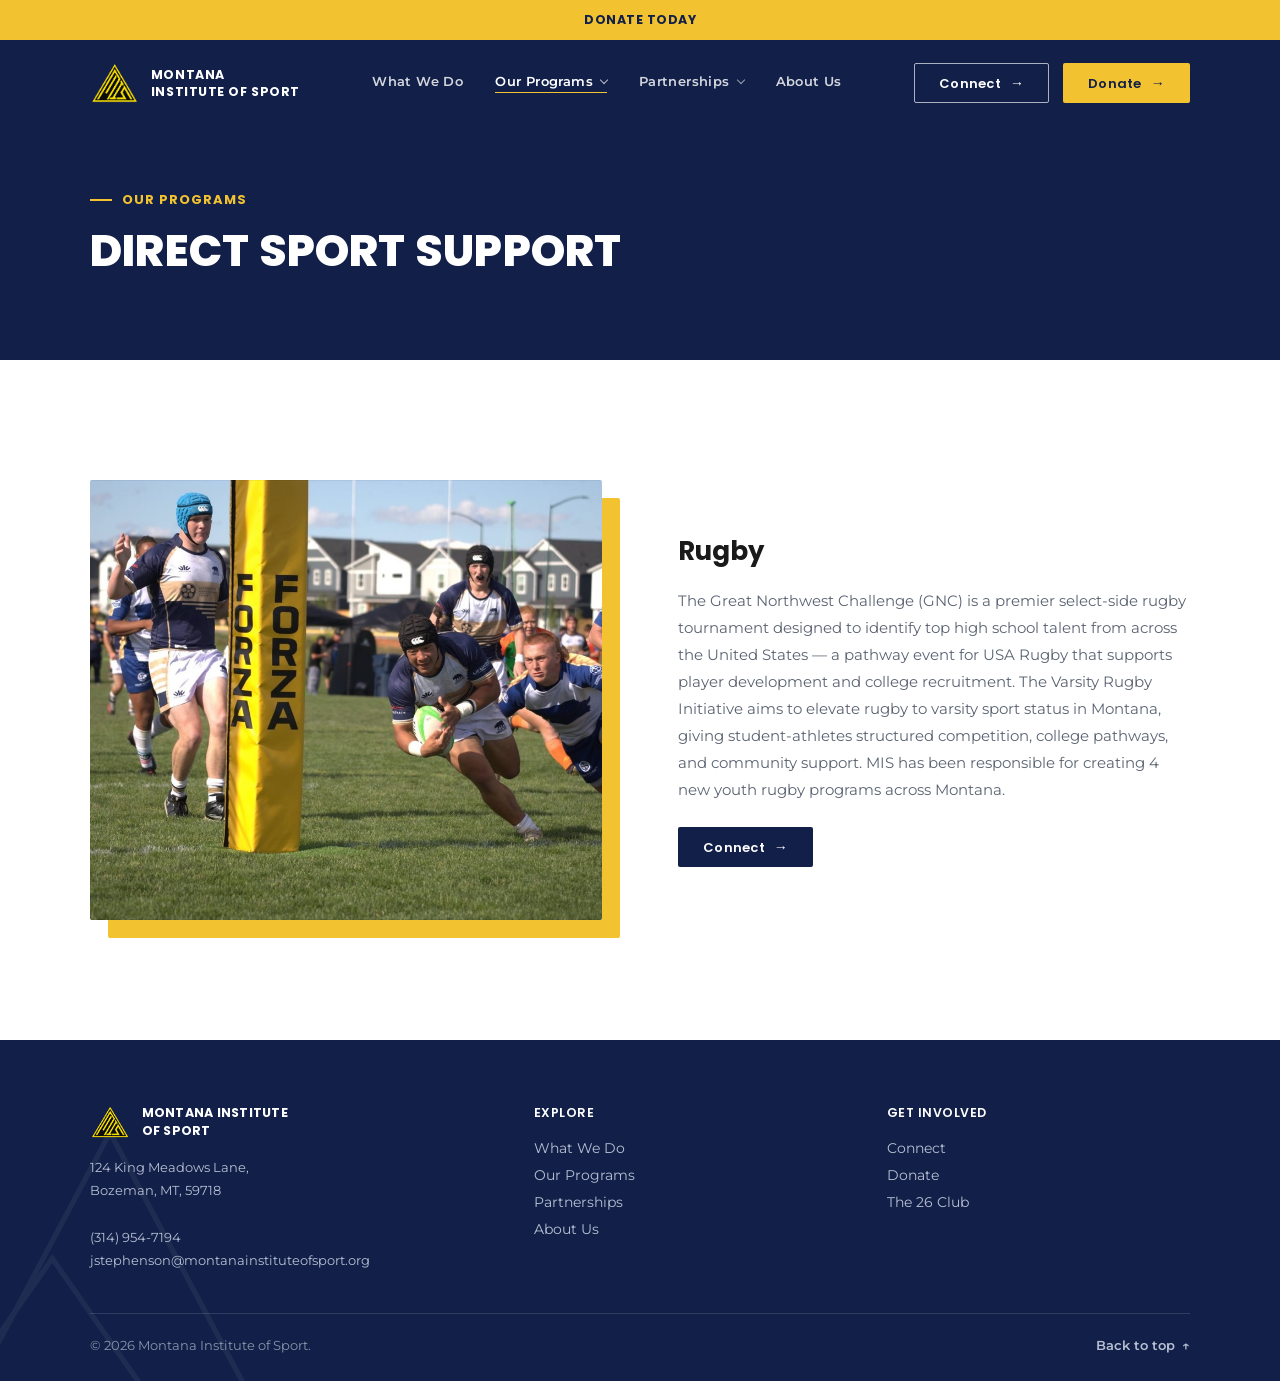
<file: direct-sport-support.html>
<!DOCTYPE html>
<html lang="en">
<head>
<meta charset="UTF-8">
<meta name="viewport" content="width=device-width, initial-scale=1">
<title>Direct Sport Support - Montana Institute of Sport</title>
<meta name="description" content="Direct Sport Support, including the Great Northwest Challenge and Varsity Rugby Initiative, from Montana Institute of Sport.">
<link rel="icon" type="image/png" href="images/favicon.png">
<link rel="apple-touch-icon" href="images/apple-touch-icon.png">
<link rel="canonical" href="https://montanainstituteofsport.org/direct-sport-support.html">
<meta name="theme-color" content="#122049">
<meta property="og:type" content="website">
<meta property="og:site_name" content="Montana Institute of Sport">
<meta property="og:title" content="Direct Sport Support - Montana Institute of Sport">
<meta property="og:description" content="Direct Sport Support, including the Great Northwest Challenge and Varsity Rugby Initiative, from Montana Institute of Sport.">
<meta property="og:url" content="https://montanainstituteofsport.org/direct-sport-support.html">
<meta property="og:image" content="https://montanainstituteofsport.org/images/og-image.jpg">
<meta name="twitter:card" content="summary_large_image">
<link rel="preconnect" href="https://fonts.googleapis.com">
<link rel="preconnect" href="https://fonts.gstatic.com" crossorigin>
<link href="https://fonts.googleapis.com/css2?family=Poppins:wght@500;600;700;800&family=Montserrat:wght@400;500;600;700&display=swap" rel="stylesheet">
<link rel="stylesheet" href="css/style.css?v=7">
</head>
<body id="top">

<a class="topbar" href="https://secure.givelively.org/donate/montana-institute-of-sport" target="_blank" rel="noopener">DONATE TODAY</a>
<header class="siteheader">
  <nav class="nav">
    <a class="brand" href="index.html">
      <img src="images/logo-icon.png" alt="Montana Institute of Sport">
      <span class="brand-name">MONTANA<br>INSTITUTE OF SPORT</span>
    </a>
    <div class="navlinks">
      <a href="what-we-do.html">What We Do</a>
      <div class="navdrop"><a href="programs.html" class="active">Our Programs</a><div class="navdrop-menu"><a href="try-sport.html">Try Sport</a><a href="pe-support.html">Physical Education Support</a><a href="direct-sport-support.html">Direct Sport Support</a><a href="boots-for-all.html">Boots For All</a><a href="tackle-montana.html">Tackle Montana</a></div></div>
      <div class="navdrop"><a href="partnerships.html">Partnerships</a><div class="navdrop-menu"><a href="partnerships.html#sponsorship">Sponsorship Opportunities</a><a href="partnerships.html#the-26-club">The 26 Club</a></div></div>
      <a href="about.html">About Us</a>
    </div>
    <div class="nav-ctas">
      <a href="contact.html" class="btn btn-outline">Connect</a>
      <a href="https://secure.givelively.org/donate/montana-institute-of-sport" target="_blank" rel="noopener" class="btn btn-gold">Donate</a>
    </div>
  </nav>
</header>

<div class="pagehero">
  <div class="wrap">
    <div class="eyebrow-white">Our Programs</div>
    <h1>Direct Sport Support</h1>
  </div>
</div>


<div class="section">
  <div class="wrap">
    <div class="split">
      <div class="split-img reveal"><img src="images/photos/tournament-try.jpg" alt="Player diving over the line for a try at a Montana youth rugby tournament" loading="lazy"></div><div>
          <h2 class="split-title">Rugby</h2>
          <p class="split-body">The Great Northwest Challenge (GNC) is a premier select-side rugby tournament designed to identify top high school talent from across the United States &mdash; a pathway event for USA Rugby that supports player development and college recruitment. The Varsity Rugby Initiative aims to elevate rugby to varsity sport status in Montana, giving student-athletes structured competition, college pathways, and community support. MIS has been responsible for creating 4 new youth rugby programs across Montana.</p>
          <a href="contact.html" class="btn btn-navy">Connect</a>
        </div>
    </div>
  </div>
</div>


<div class="footer">
  <svg class="watermark" viewBox="0 0 400 400" fill="none" xmlns="http://www.w3.org/2000/svg" aria-hidden="true">
    <path d="M200 30 L370 350 L30 350 Z" stroke="#fff" stroke-width="5"/>
    <path d="M145 150 L285 350 L5 350 Z" stroke="#fff" stroke-width="5"/>
  </svg>
  <div class="wrap">
    <div class="footer-top">
      <div>
        <div class="footer-brand">
          <img src="images/logo-icon.png" alt="Montana Institute of Sport">
          <span>MONTANA INSTITUTE<br>OF SPORT</span>
        </div>
        <address>
          124 King Meadows Lane,<br>Bozeman, MT, 59718<br><br>
          <a href="tel:+13149547194">(314) 954-7194</a><br>
          <a href="mailto:jstephenson@montanainstituteofsport.org">jstephenson@montanainstituteofsport.org</a>
        </address>
      </div>
      <div>
        <h4>Explore</h4>
        <ul>
          <li><a href="what-we-do.html">What We Do</a></li>
          <li><a href="programs.html">Our Programs</a></li>
          <li><a href="partnerships.html">Partnerships</a></li>
          <li><a href="about.html">About Us</a></li>
        </ul>
      </div>
      <div>
        <h4>Get Involved</h4>
        <ul>
          <li><a href="contact.html">Connect</a></li>
          <li><a href="https://secure.givelively.org/donate/montana-institute-of-sport" target="_blank" rel="noopener">Donate</a></li>
          <li><a href="partnerships.html">The 26 Club</a></li>
        </ul>
      </div>
    </div>
    <div class="footer-bottom">
      <span>&copy; 2026 Montana Institute of Sport.</span>
      <a class="back-to-top" href="#top">Back to top <span>&#8593;</span></a>
    </div>
  </div>
</div>

<script src="js/site.js?v=6" defer></script>
</body>
</html>
</file>
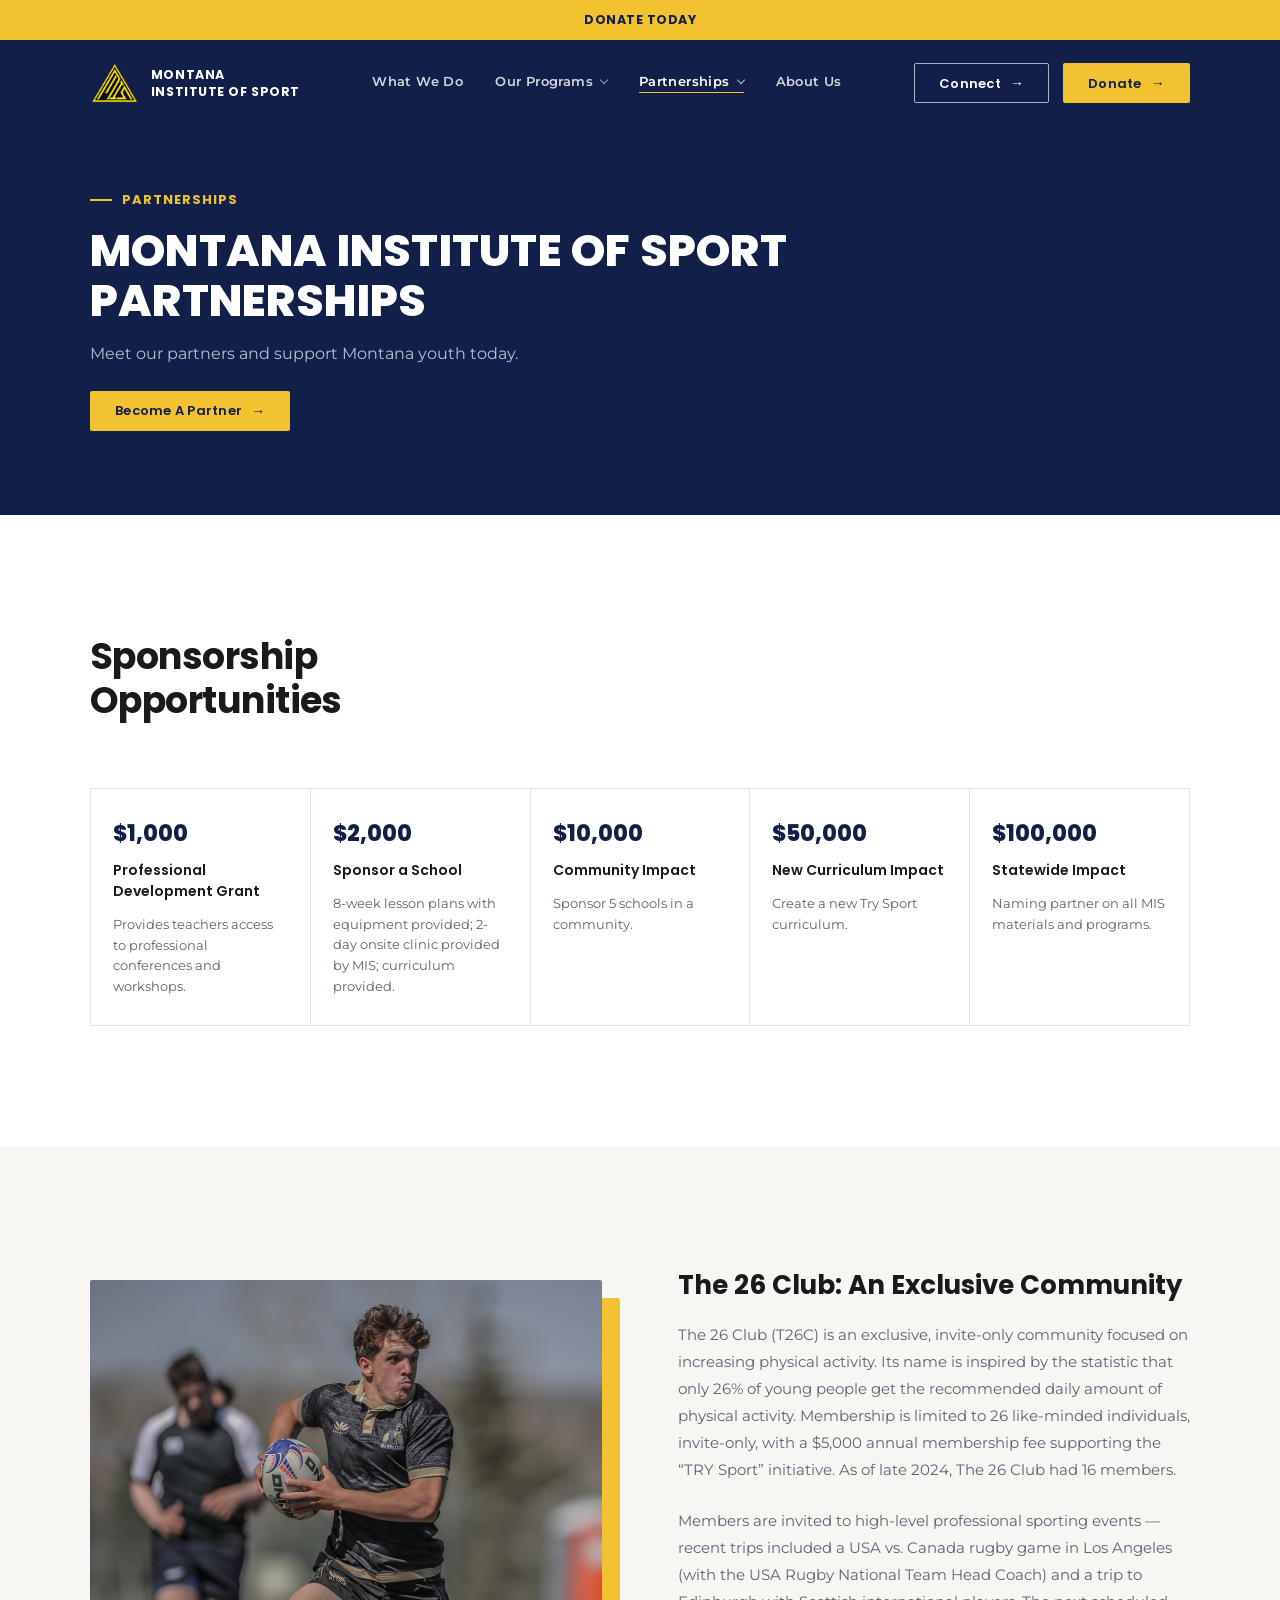
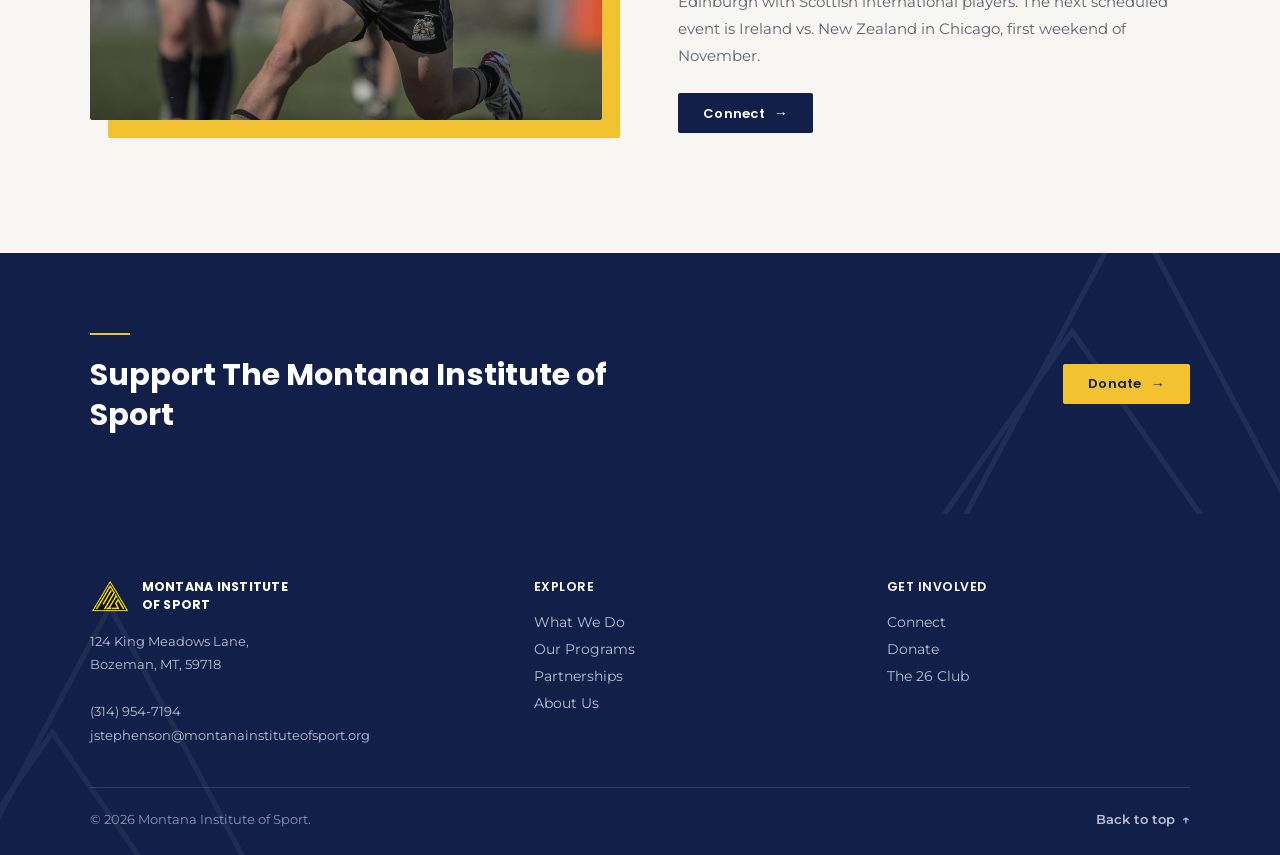
<file: partnerships.html>
<!DOCTYPE html>
<html lang="en">
<head>
<meta charset="UTF-8">
<meta name="viewport" content="width=device-width, initial-scale=1">
<title>Partnerships - Montana Institute of Sport</title>
<meta name="description" content="Sponsorship tiers and The 26 Club — how businesses and individuals partner with Montana Institute of Sport to support physical education across Montana.">
<link rel="icon" type="image/png" href="images/favicon.png">
<link rel="apple-touch-icon" href="images/apple-touch-icon.png">
<link rel="canonical" href="https://montanainstituteofsport.org/partnerships.html">
<meta name="theme-color" content="#122049">
<meta property="og:type" content="website">
<meta property="og:site_name" content="Montana Institute of Sport">
<meta property="og:title" content="Partnerships - Montana Institute of Sport">
<meta property="og:description" content="Sponsorship tiers and The 26 Club — how businesses and individuals partner with Montana Institute of Sport to support physical education across Montana.">
<meta property="og:url" content="https://montanainstituteofsport.org/partnerships.html">
<meta property="og:image" content="https://montanainstituteofsport.org/images/og-image.jpg">
<meta name="twitter:card" content="summary_large_image">
<link rel="preconnect" href="https://fonts.googleapis.com">
<link rel="preconnect" href="https://fonts.gstatic.com" crossorigin>
<link href="https://fonts.googleapis.com/css2?family=Poppins:wght@500;600;700;800&family=Montserrat:wght@400;500;600;700&display=swap" rel="stylesheet">
<link rel="stylesheet" href="css/style.css?v=7">
</head>
<body id="top">

<a class="topbar" href="https://secure.givelively.org/donate/montana-institute-of-sport" target="_blank" rel="noopener">DONATE TODAY</a>
<header class="siteheader">
  <nav class="nav">
    <a class="brand" href="index.html">
      <img src="images/logo-icon.png" alt="Montana Institute of Sport">
      <span class="brand-name">MONTANA<br>INSTITUTE OF SPORT</span>
    </a>
    <div class="navlinks">
      <a href="what-we-do.html">What We Do</a>
      <div class="navdrop"><a href="programs.html">Our Programs</a><div class="navdrop-menu"><a href="try-sport.html">Try Sport</a><a href="pe-support.html">Physical Education Support</a><a href="direct-sport-support.html">Direct Sport Support</a><a href="boots-for-all.html">Boots For All</a><a href="tackle-montana.html">Tackle Montana</a></div></div>
      <div class="navdrop"><a href="partnerships.html" class="active">Partnerships</a><div class="navdrop-menu"><a href="partnerships.html#sponsorship">Sponsorship Opportunities</a><a href="partnerships.html#the-26-club">The 26 Club</a></div></div>
      <a href="about.html">About Us</a>
    </div>
    <div class="nav-ctas">
      <a href="contact.html" class="btn btn-outline">Connect</a>
      <a href="https://secure.givelively.org/donate/montana-institute-of-sport" target="_blank" rel="noopener" class="btn btn-gold">Donate</a>
    </div>
  </nav>
</header>

<div class="pagehero">
  <div class="wrap">
    <div class="eyebrow-white">Partnerships</div>
    <h1>Montana Institute of Sport Partnerships</h1>
    <p>Meet our partners and support Montana youth today.</p>
    <a href="contact.html" class="btn btn-gold" style="margin-top:24px;">Become A Partner</a>
  </div>
</div>

<div class="section" id="sponsorship">
  <div class="wrap">
    <div class="section-intro">
      <div>
        <h2 class="h2">Sponsorship Opportunities</h2>
      </div>
    </div>
    <div class="tier-grid reveal">
      <div class="tier"><div class="tier-amt">$1,000</div><h3 class="tier-name">Professional Development Grant</h3><div class="tier-desc">Provides teachers access to professional conferences and workshops.</div></div>
      <div class="tier"><div class="tier-amt">$2,000</div><h3 class="tier-name">Sponsor a School</h3><div class="tier-desc">8-week lesson plans with equipment provided; 2-day onsite clinic provided by MIS; curriculum provided.</div></div>
      <div class="tier"><div class="tier-amt">$10,000</div><h3 class="tier-name">Community Impact</h3><div class="tier-desc">Sponsor 5 schools in a community.</div></div>
      <div class="tier"><div class="tier-amt">$50,000</div><h3 class="tier-name">New Curriculum Impact</h3><div class="tier-desc">Create a new Try Sport curriculum.</div></div>
      <div class="tier"><div class="tier-amt">$100,000</div><h3 class="tier-name">Statewide Impact</h3><div class="tier-desc">Naming partner on all MIS materials and programs.</div></div>
    </div>
  </div>
</div>

<div class="section offwhite" id="the-26-club">
  <div class="wrap">
    <div class="split">
      <div class="split-img reveal"><img src="images/photos/high-school-rugby.jpg" alt="High school rugby player carrying the ball upfield" loading="lazy"></div>
      <div class="reveal">
        <h2 class="split-title">The 26 Club: An Exclusive Community</h2>
        <p class="split-body">The 26 Club (T26C) is an exclusive, invite-only community focused on increasing physical activity. Its name is inspired by the statistic that only 26% of young people get the recommended daily amount of physical activity. Membership is limited to 26 like-minded individuals, invite-only, with a $5,000 annual membership fee supporting the &ldquo;TRY Sport&rdquo; initiative. As of late 2024, The 26 Club had 16 members.</p>
        <p class="split-body">Members are invited to high-level professional sporting events &mdash; recent trips included a USA vs. Canada rugby game in Los Angeles (with the USA Rugby National Team Head Coach) and a trip to Edinburgh with Scottish international players. The next scheduled event is Ireland vs. New Zealand in Chicago, first weekend of November.</p>
        <a href="contact.html" class="btn btn-navy">Connect</a>
      </div>
    </div>
  </div>
</div>

<div class="ctaband">
  <svg class="watermark" viewBox="0 0 400 400" fill="none" xmlns="http://www.w3.org/2000/svg" aria-hidden="true">
    <path d="M200 30 L370 350 L30 350 Z" stroke="#fff" stroke-width="5"/>
    <path d="M145 150 L285 350 L5 350 Z" stroke="#fff" stroke-width="5"/>
  </svg>
  <div class="wrap">
    <div class="copy">
      <div class="rule"></div>
      <h3>Support The Montana Institute of Sport</h3>
    </div>
    <a href="https://secure.givelively.org/donate/montana-institute-of-sport" target="_blank" rel="noopener" class="btn btn-gold">Donate</a>
  </div>
</div>

<div class="footer">
  <svg class="watermark" viewBox="0 0 400 400" fill="none" xmlns="http://www.w3.org/2000/svg" aria-hidden="true">
    <path d="M200 30 L370 350 L30 350 Z" stroke="#fff" stroke-width="5"/>
    <path d="M145 150 L285 350 L5 350 Z" stroke="#fff" stroke-width="5"/>
  </svg>
  <div class="wrap">
    <div class="footer-top">
      <div>
        <div class="footer-brand">
          <img src="images/logo-icon.png" alt="Montana Institute of Sport">
          <span>MONTANA INSTITUTE<br>OF SPORT</span>
        </div>
        <address>
          124 King Meadows Lane,<br>Bozeman, MT, 59718<br><br>
          <a href="tel:+13149547194">(314) 954-7194</a><br>
          <a href="mailto:jstephenson@montanainstituteofsport.org">jstephenson@montanainstituteofsport.org</a>
        </address>
      </div>
      <div>
        <h4>Explore</h4>
        <ul>
          <li><a href="what-we-do.html">What We Do</a></li>
          <li><a href="programs.html">Our Programs</a></li>
          <li><a href="partnerships.html">Partnerships</a></li>
          <li><a href="about.html">About Us</a></li>
        </ul>
      </div>
      <div>
        <h4>Get Involved</h4>
        <ul>
          <li><a href="contact.html">Connect</a></li>
          <li><a href="https://secure.givelively.org/donate/montana-institute-of-sport" target="_blank" rel="noopener">Donate</a></li>
          <li><a href="partnerships.html">The 26 Club</a></li>
        </ul>
      </div>
    </div>
    <div class="footer-bottom">
      <span>&copy; 2026 Montana Institute of Sport.</span>
      <a class="back-to-top" href="#top">Back to top <span>&#8593;</span></a>
    </div>
  </div>
</div>

<script src="js/site.js?v=6" defer></script>
</body>
</html>
</file>
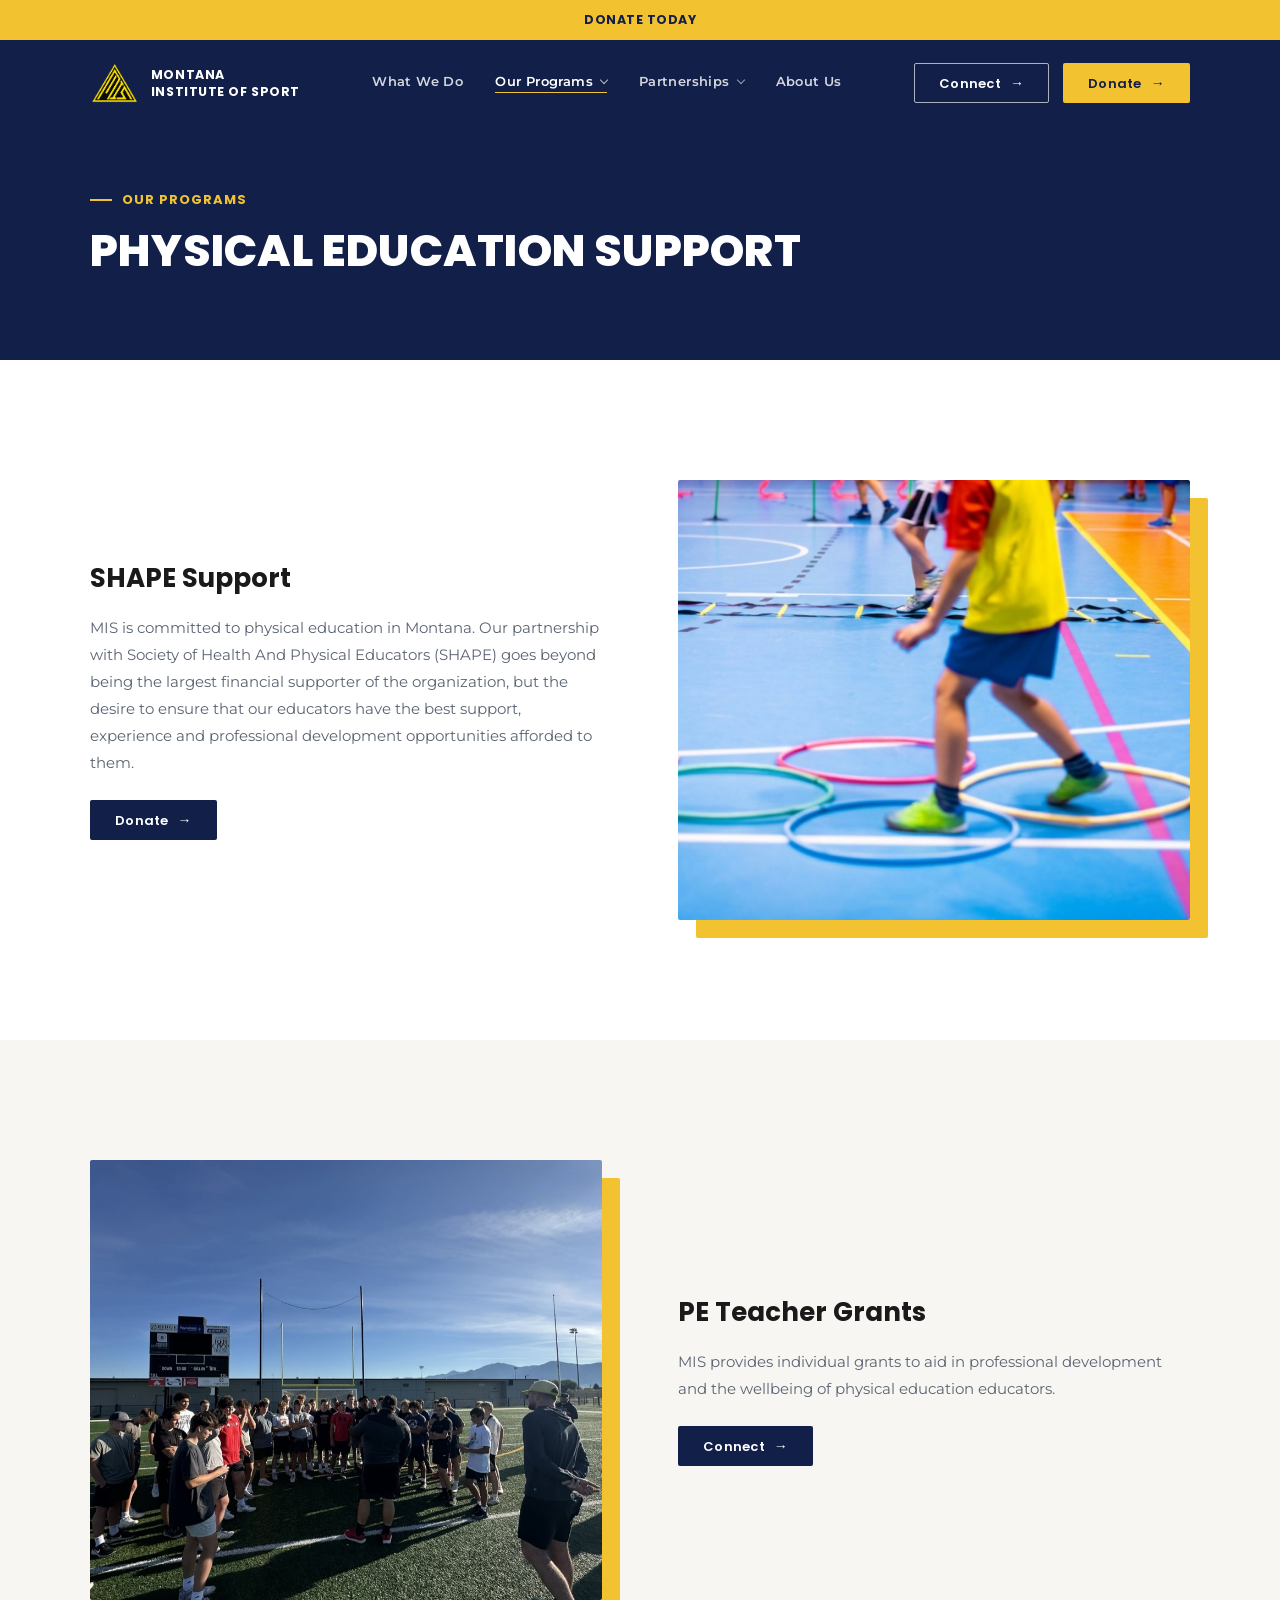
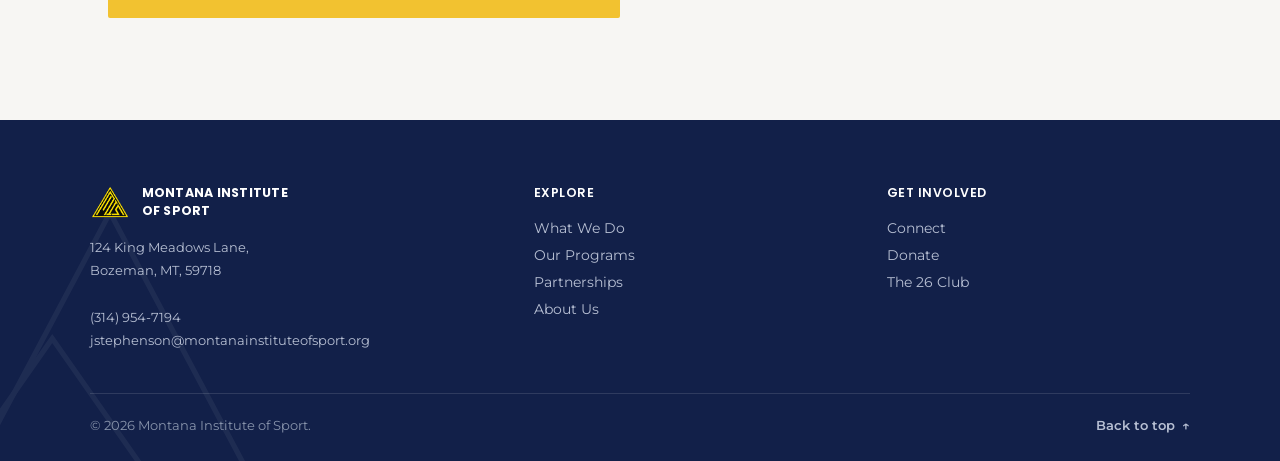
<file: pe-support.html>
<!DOCTYPE html>
<html lang="en">
<head>
<meta charset="UTF-8">
<meta name="viewport" content="width=device-width, initial-scale=1">
<title>Physical Education Support - Montana Institute of Sport</title>
<meta name="description" content="SHAPE Support and PE Teacher Grants — how Montana Institute of Sport backs physical education teachers directly.">
<link rel="icon" type="image/png" href="images/favicon.png">
<link rel="apple-touch-icon" href="images/apple-touch-icon.png">
<link rel="canonical" href="https://montanainstituteofsport.org/pe-support.html">
<meta name="theme-color" content="#122049">
<meta property="og:type" content="website">
<meta property="og:site_name" content="Montana Institute of Sport">
<meta property="og:title" content="Physical Education Support - Montana Institute of Sport">
<meta property="og:description" content="SHAPE Support and PE Teacher Grants — how Montana Institute of Sport backs physical education teachers directly.">
<meta property="og:url" content="https://montanainstituteofsport.org/pe-support.html">
<meta property="og:image" content="https://montanainstituteofsport.org/images/og-image.jpg">
<meta name="twitter:card" content="summary_large_image">
<link rel="preconnect" href="https://fonts.googleapis.com">
<link rel="preconnect" href="https://fonts.gstatic.com" crossorigin>
<link href="https://fonts.googleapis.com/css2?family=Poppins:wght@500;600;700;800&family=Montserrat:wght@400;500;600;700&display=swap" rel="stylesheet">
<link rel="stylesheet" href="css/style.css?v=7">
</head>
<body id="top">

<a class="topbar" href="https://secure.givelively.org/donate/montana-institute-of-sport" target="_blank" rel="noopener">DONATE TODAY</a>
<header class="siteheader">
  <nav class="nav">
    <a class="brand" href="index.html">
      <img src="images/logo-icon.png" alt="Montana Institute of Sport">
      <span class="brand-name">MONTANA<br>INSTITUTE OF SPORT</span>
    </a>
    <div class="navlinks">
      <a href="what-we-do.html">What We Do</a>
      <div class="navdrop"><a href="programs.html" class="active">Our Programs</a><div class="navdrop-menu"><a href="try-sport.html">Try Sport</a><a href="pe-support.html">Physical Education Support</a><a href="direct-sport-support.html">Direct Sport Support</a><a href="boots-for-all.html">Boots For All</a><a href="tackle-montana.html">Tackle Montana</a></div></div>
      <div class="navdrop"><a href="partnerships.html">Partnerships</a><div class="navdrop-menu"><a href="partnerships.html#sponsorship">Sponsorship Opportunities</a><a href="partnerships.html#the-26-club">The 26 Club</a></div></div>
      <a href="about.html">About Us</a>
    </div>
    <div class="nav-ctas">
      <a href="contact.html" class="btn btn-outline">Connect</a>
      <a href="https://secure.givelively.org/donate/montana-institute-of-sport" target="_blank" rel="noopener" class="btn btn-gold">Donate</a>
    </div>
  </nav>
</header>

<div class="pagehero">
  <div class="wrap">
    <div class="eyebrow-white">Our Programs</div>
    <h1>Physical Education Support</h1>
  </div>
</div>

<div class="section">
  <div class="wrap">
    <div class="split">
      <div>
          <h2 class="split-title">SHAPE Support</h2>
          <p class="split-body">MIS is committed to physical education in Montana. Our partnership with Society of Health And Physical Educators (SHAPE) goes beyond being the largest financial supporter of the organization, but the desire to ensure that our educators have the best support, experience and professional development opportunities afforded to them.</p>
          <a href="https://secure.givelively.org/donate/montana-institute-of-sport" target="_blank" rel="noopener" class="btn btn-navy">Donate</a>
        </div><div class="split-img reveal"><img src="images/photos/pe-gym-agility.jpg" alt="Student hopping through agility rings in a school gym" loading="lazy"></div>
    </div>
  </div>
</div>

<div class="section offwhite">
  <div class="wrap">
    <div class="split">
      <div class="split-img reveal"><img src="images/photos/coaches-clinic.jpg" alt="Coaches and athletes gathered on the field at a Bozeman clinic" loading="lazy"></div><div>
          <h2 class="split-title">PE Teacher Grants</h2>
          <p class="split-body">MIS provides individual grants to aid in professional development and the wellbeing of physical education educators.</p>
          <a href="contact.html" class="btn btn-navy">Connect</a>
        </div>
    </div>
  </div>
</div>


<div class="footer">
  <svg class="watermark" viewBox="0 0 400 400" fill="none" xmlns="http://www.w3.org/2000/svg" aria-hidden="true">
    <path d="M200 30 L370 350 L30 350 Z" stroke="#fff" stroke-width="5"/>
    <path d="M145 150 L285 350 L5 350 Z" stroke="#fff" stroke-width="5"/>
  </svg>
  <div class="wrap">
    <div class="footer-top">
      <div>
        <div class="footer-brand">
          <img src="images/logo-icon.png" alt="Montana Institute of Sport">
          <span>MONTANA INSTITUTE<br>OF SPORT</span>
        </div>
        <address>
          124 King Meadows Lane,<br>Bozeman, MT, 59718<br><br>
          <a href="tel:+13149547194">(314) 954-7194</a><br>
          <a href="mailto:jstephenson@montanainstituteofsport.org">jstephenson@montanainstituteofsport.org</a>
        </address>
      </div>
      <div>
        <h4>Explore</h4>
        <ul>
          <li><a href="what-we-do.html">What We Do</a></li>
          <li><a href="programs.html">Our Programs</a></li>
          <li><a href="partnerships.html">Partnerships</a></li>
          <li><a href="about.html">About Us</a></li>
        </ul>
      </div>
      <div>
        <h4>Get Involved</h4>
        <ul>
          <li><a href="contact.html">Connect</a></li>
          <li><a href="https://secure.givelively.org/donate/montana-institute-of-sport" target="_blank" rel="noopener">Donate</a></li>
          <li><a href="partnerships.html">The 26 Club</a></li>
        </ul>
      </div>
    </div>
    <div class="footer-bottom">
      <span>&copy; 2026 Montana Institute of Sport.</span>
      <a class="back-to-top" href="#top">Back to top <span>&#8593;</span></a>
    </div>
  </div>
</div>

<script src="js/site.js?v=6" defer></script>
</body>
</html>
</file>
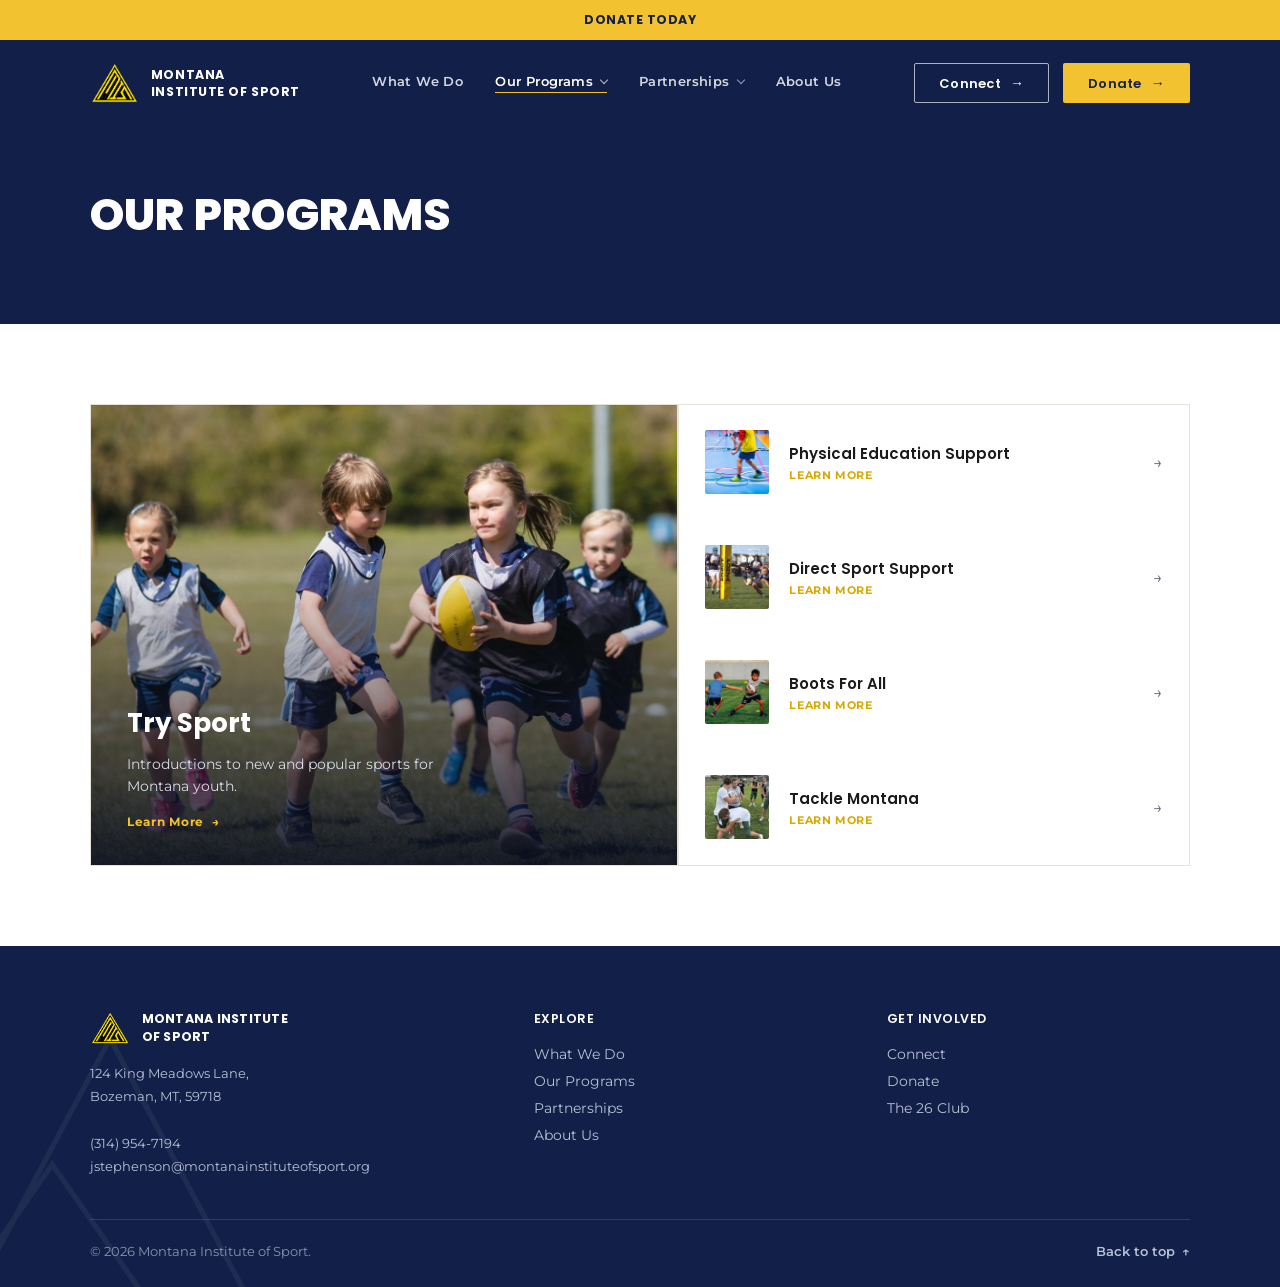
<file: programs.html>
<!DOCTYPE html>
<html lang="en">
<head>
<meta charset="UTF-8">
<meta name="viewport" content="width=device-width, initial-scale=1">
<title>Our Programs - Montana Institute of Sport</title>
<meta name="description" content="Five programs Montana Institute of Sport runs with Montana public schools: Try Sport, Physical Education Support, Direct Sport Support, Boots For All, and Tackle Montana.">
<link rel="icon" type="image/png" href="images/favicon.png">
<link rel="apple-touch-icon" href="images/apple-touch-icon.png">
<link rel="canonical" href="https://montanainstituteofsport.org/programs.html">
<meta name="theme-color" content="#122049">
<meta property="og:type" content="website">
<meta property="og:site_name" content="Montana Institute of Sport">
<meta property="og:title" content="Our Programs - Montana Institute of Sport">
<meta property="og:description" content="Five programs Montana Institute of Sport runs with Montana public schools: Try Sport, Physical Education Support, Direct Sport Support, Boots For All, and Tackle Montana.">
<meta property="og:url" content="https://montanainstituteofsport.org/programs.html">
<meta property="og:image" content="https://montanainstituteofsport.org/images/og-image.jpg">
<meta name="twitter:card" content="summary_large_image">
<link rel="preconnect" href="https://fonts.googleapis.com">
<link rel="preconnect" href="https://fonts.gstatic.com" crossorigin>
<link href="https://fonts.googleapis.com/css2?family=Poppins:wght@500;600;700;800&family=Montserrat:wght@400;500;600;700&display=swap" rel="stylesheet">
<link rel="stylesheet" href="css/style.css?v=7">
</head>
<body id="top">

<a class="topbar" href="https://secure.givelively.org/donate/montana-institute-of-sport" target="_blank" rel="noopener">DONATE TODAY</a>
<header class="siteheader">
  <nav class="nav">
    <a class="brand" href="index.html">
      <img src="images/logo-icon.png" alt="Montana Institute of Sport">
      <span class="brand-name">MONTANA<br>INSTITUTE OF SPORT</span>
    </a>
    <div class="navlinks">
      <a href="what-we-do.html">What We Do</a>
      <div class="navdrop"><a href="programs.html" class="active">Our Programs</a><div class="navdrop-menu"><a href="try-sport.html">Try Sport</a><a href="pe-support.html">Physical Education Support</a><a href="direct-sport-support.html">Direct Sport Support</a><a href="boots-for-all.html">Boots For All</a><a href="tackle-montana.html">Tackle Montana</a></div></div>
      <div class="navdrop"><a href="partnerships.html">Partnerships</a><div class="navdrop-menu"><a href="partnerships.html#sponsorship">Sponsorship Opportunities</a><a href="partnerships.html#the-26-club">The 26 Club</a></div></div>
      <a href="about.html">About Us</a>
    </div>
    <div class="nav-ctas">
      <a href="contact.html" class="btn btn-outline">Connect</a>
      <a href="https://secure.givelively.org/donate/montana-institute-of-sport" target="_blank" rel="noopener" class="btn btn-gold">Donate</a>
    </div>
  </nav>
</header>

<div class="pagehero">
  <div class="wrap">
    <h1>Our Programs</h1>
  </div>
</div>

<div class="section tight">
  <div class="wrap">
    <div class="prog-layout reveal">
      <a href="try-sport.html" class="prog-feature">
        <img src="images/photos/try-rugby-kids.jpg" alt="Young kids running with a rugby ball during a TRY Rugby session" loading="lazy">
        <div class="prog-feature-label">
          <div class="t">Try Sport</div>
          <div class="d">Introductions to new and popular sports for Montana youth.</div>
          <div class="l">Learn More</div>
        </div>
      </a>
      <div class="prog-list">
        <a href="pe-support.html" class="prog-row">
          <div class="thumb"><img src="images/photos/thumbs/pe-gym-agility.jpg" alt="" loading="lazy"></div>
          <div class="txt">
            <div class="t">Physical Education Support</div>
            <div class="l">LEARN MORE</div>
          </div>
          <div class="arrow">&#8594;</div>
        </a>
        <a href="direct-sport-support.html" class="prog-row">
          <div class="thumb"><img src="images/photos/thumbs/tournament-try.jpg" alt="" loading="lazy"></div>
          <div class="txt">
            <div class="t">Direct Sport Support</div>
            <div class="l">LEARN MORE</div>
          </div>
          <div class="arrow">&#8594;</div>
        </a>
        <a href="boots-for-all.html" class="prog-row">
          <div class="thumb"><img src="images/photos/thumbs/kids-in-cleats.jpg" alt="" loading="lazy"></div>
          <div class="txt">
            <div class="t">Boots For All</div>
            <div class="l">LEARN MORE</div>
          </div>
          <div class="arrow">&#8594;</div>
        </a>
        <a href="tackle-montana.html" class="prog-row">
          <div class="thumb"><img src="images/photos/thumbs/tackle-technique.jpg" alt="" loading="lazy"></div>
          <div class="txt">
            <div class="t">Tackle Montana</div>
            <div class="l">LEARN MORE</div>
          </div>
          <div class="arrow">&#8594;</div>
        </a>
      </div>
    </div>
  </div>
</div>

<div class="footer">
  <svg class="watermark" viewBox="0 0 400 400" fill="none" xmlns="http://www.w3.org/2000/svg" aria-hidden="true">
    <path d="M200 30 L370 350 L30 350 Z" stroke="#fff" stroke-width="5"/>
    <path d="M145 150 L285 350 L5 350 Z" stroke="#fff" stroke-width="5"/>
  </svg>
  <div class="wrap">
    <div class="footer-top">
      <div>
        <div class="footer-brand">
          <img src="images/logo-icon.png" alt="Montana Institute of Sport">
          <span>MONTANA INSTITUTE<br>OF SPORT</span>
        </div>
        <address>
          124 King Meadows Lane,<br>Bozeman, MT, 59718<br><br>
          <a href="tel:+13149547194">(314) 954-7194</a><br>
          <a href="mailto:jstephenson@montanainstituteofsport.org">jstephenson@montanainstituteofsport.org</a>
        </address>
      </div>
      <div>
        <h4>Explore</h4>
        <ul>
          <li><a href="what-we-do.html">What We Do</a></li>
          <li><a href="programs.html">Our Programs</a></li>
          <li><a href="partnerships.html">Partnerships</a></li>
          <li><a href="about.html">About Us</a></li>
        </ul>
      </div>
      <div>
        <h4>Get Involved</h4>
        <ul>
          <li><a href="contact.html">Connect</a></li>
          <li><a href="https://secure.givelively.org/donate/montana-institute-of-sport" target="_blank" rel="noopener">Donate</a></li>
          <li><a href="partnerships.html">The 26 Club</a></li>
        </ul>
      </div>
    </div>
    <div class="footer-bottom">
      <span>&copy; 2026 Montana Institute of Sport.</span>
      <a class="back-to-top" href="#top">Back to top <span>&#8593;</span></a>
    </div>
  </div>
</div>

<script src="js/site.js?v=6" defer></script>
</body>
</html>
</file>
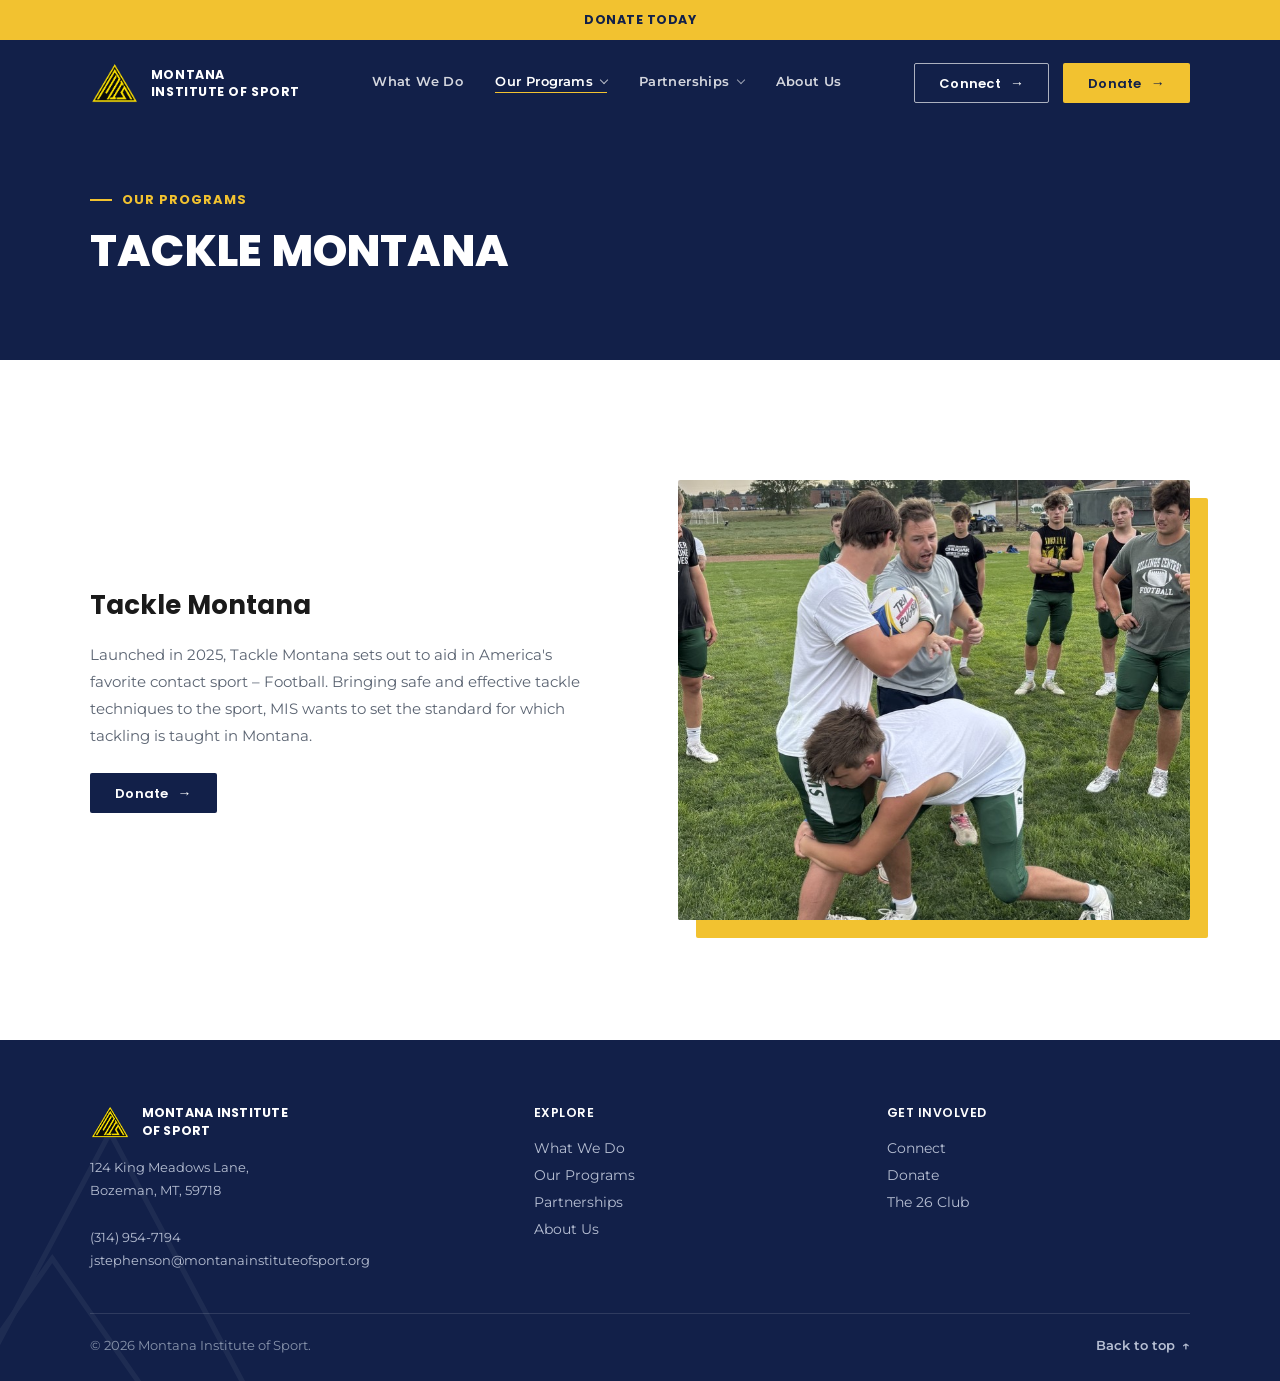
<file: tackle-montana.html>
<!DOCTYPE html>
<html lang="en">
<head>
<meta charset="UTF-8">
<meta name="viewport" content="width=device-width, initial-scale=1">
<title>Tackle Montana - Montana Institute of Sport</title>
<meta name="description" content="Tackle Montana — Montana Institute of Sport's newly launched program bringing safe tackle technique training to Montana schools.">
<link rel="icon" type="image/png" href="images/favicon.png">
<link rel="apple-touch-icon" href="images/apple-touch-icon.png">
<link rel="canonical" href="https://montanainstituteofsport.org/tackle-montana.html">
<meta name="theme-color" content="#122049">
<meta property="og:type" content="website">
<meta property="og:site_name" content="Montana Institute of Sport">
<meta property="og:title" content="Tackle Montana - Montana Institute of Sport">
<meta property="og:description" content="Tackle Montana — Montana Institute of Sport's newly launched program bringing safe tackle technique training to Montana schools.">
<meta property="og:url" content="https://montanainstituteofsport.org/tackle-montana.html">
<meta property="og:image" content="https://montanainstituteofsport.org/images/og-image.jpg">
<meta name="twitter:card" content="summary_large_image">
<link rel="preconnect" href="https://fonts.googleapis.com">
<link rel="preconnect" href="https://fonts.gstatic.com" crossorigin>
<link href="https://fonts.googleapis.com/css2?family=Poppins:wght@500;600;700;800&family=Montserrat:wght@400;500;600;700&display=swap" rel="stylesheet">
<link rel="stylesheet" href="css/style.css?v=7">
</head>
<body id="top">

<a class="topbar" href="https://secure.givelively.org/donate/montana-institute-of-sport" target="_blank" rel="noopener">DONATE TODAY</a>
<header class="siteheader">
  <nav class="nav">
    <a class="brand" href="index.html">
      <img src="images/logo-icon.png" alt="Montana Institute of Sport">
      <span class="brand-name">MONTANA<br>INSTITUTE OF SPORT</span>
    </a>
    <div class="navlinks">
      <a href="what-we-do.html">What We Do</a>
      <div class="navdrop"><a href="programs.html" class="active">Our Programs</a><div class="navdrop-menu"><a href="try-sport.html">Try Sport</a><a href="pe-support.html">Physical Education Support</a><a href="direct-sport-support.html">Direct Sport Support</a><a href="boots-for-all.html">Boots For All</a><a href="tackle-montana.html">Tackle Montana</a></div></div>
      <div class="navdrop"><a href="partnerships.html">Partnerships</a><div class="navdrop-menu"><a href="partnerships.html#sponsorship">Sponsorship Opportunities</a><a href="partnerships.html#the-26-club">The 26 Club</a></div></div>
      <a href="about.html">About Us</a>
    </div>
    <div class="nav-ctas">
      <a href="contact.html" class="btn btn-outline">Connect</a>
      <a href="https://secure.givelively.org/donate/montana-institute-of-sport" target="_blank" rel="noopener" class="btn btn-gold">Donate</a>
    </div>
  </nav>
</header>

<div class="pagehero">
  <div class="wrap">
    <div class="eyebrow-white">Our Programs</div>
    <h1>Tackle Montana</h1>
  </div>
</div>

<div class="section">
  <div class="wrap">
    <div class="split">
      <div>
          <h2 class="split-title">Tackle Montana</h2>
          <p class="split-body">Launched in 2025, Tackle Montana sets out to aid in America's favorite contact sport &ndash; Football. Bringing safe and effective tackle techniques to the sport, MIS wants to set the standard for which tackling is taught in Montana.</p>
          <a href="https://secure.givelively.org/donate/montana-institute-of-sport" target="_blank" rel="noopener" class="btn btn-navy">Donate</a>
        </div><div class="split-img reveal"><img src="images/photos/tackle-technique.jpg" alt="Coach demonstrating safe tackle technique to high school football players" loading="lazy"></div>
    </div>
  </div>
</div>


<div class="footer">
  <svg class="watermark" viewBox="0 0 400 400" fill="none" xmlns="http://www.w3.org/2000/svg" aria-hidden="true">
    <path d="M200 30 L370 350 L30 350 Z" stroke="#fff" stroke-width="5"/>
    <path d="M145 150 L285 350 L5 350 Z" stroke="#fff" stroke-width="5"/>
  </svg>
  <div class="wrap">
    <div class="footer-top">
      <div>
        <div class="footer-brand">
          <img src="images/logo-icon.png" alt="Montana Institute of Sport">
          <span>MONTANA INSTITUTE<br>OF SPORT</span>
        </div>
        <address>
          124 King Meadows Lane,<br>Bozeman, MT, 59718<br><br>
          <a href="tel:+13149547194">(314) 954-7194</a><br>
          <a href="mailto:jstephenson@montanainstituteofsport.org">jstephenson@montanainstituteofsport.org</a>
        </address>
      </div>
      <div>
        <h4>Explore</h4>
        <ul>
          <li><a href="what-we-do.html">What We Do</a></li>
          <li><a href="programs.html">Our Programs</a></li>
          <li><a href="partnerships.html">Partnerships</a></li>
          <li><a href="about.html">About Us</a></li>
        </ul>
      </div>
      <div>
        <h4>Get Involved</h4>
        <ul>
          <li><a href="contact.html">Connect</a></li>
          <li><a href="https://secure.givelively.org/donate/montana-institute-of-sport" target="_blank" rel="noopener">Donate</a></li>
          <li><a href="partnerships.html">The 26 Club</a></li>
        </ul>
      </div>
    </div>
    <div class="footer-bottom">
      <span>&copy; 2026 Montana Institute of Sport.</span>
      <a class="back-to-top" href="#top">Back to top <span>&#8593;</span></a>
    </div>
  </div>
</div>

<script src="js/site.js?v=6" defer></script>
</body>
</html>
</file>
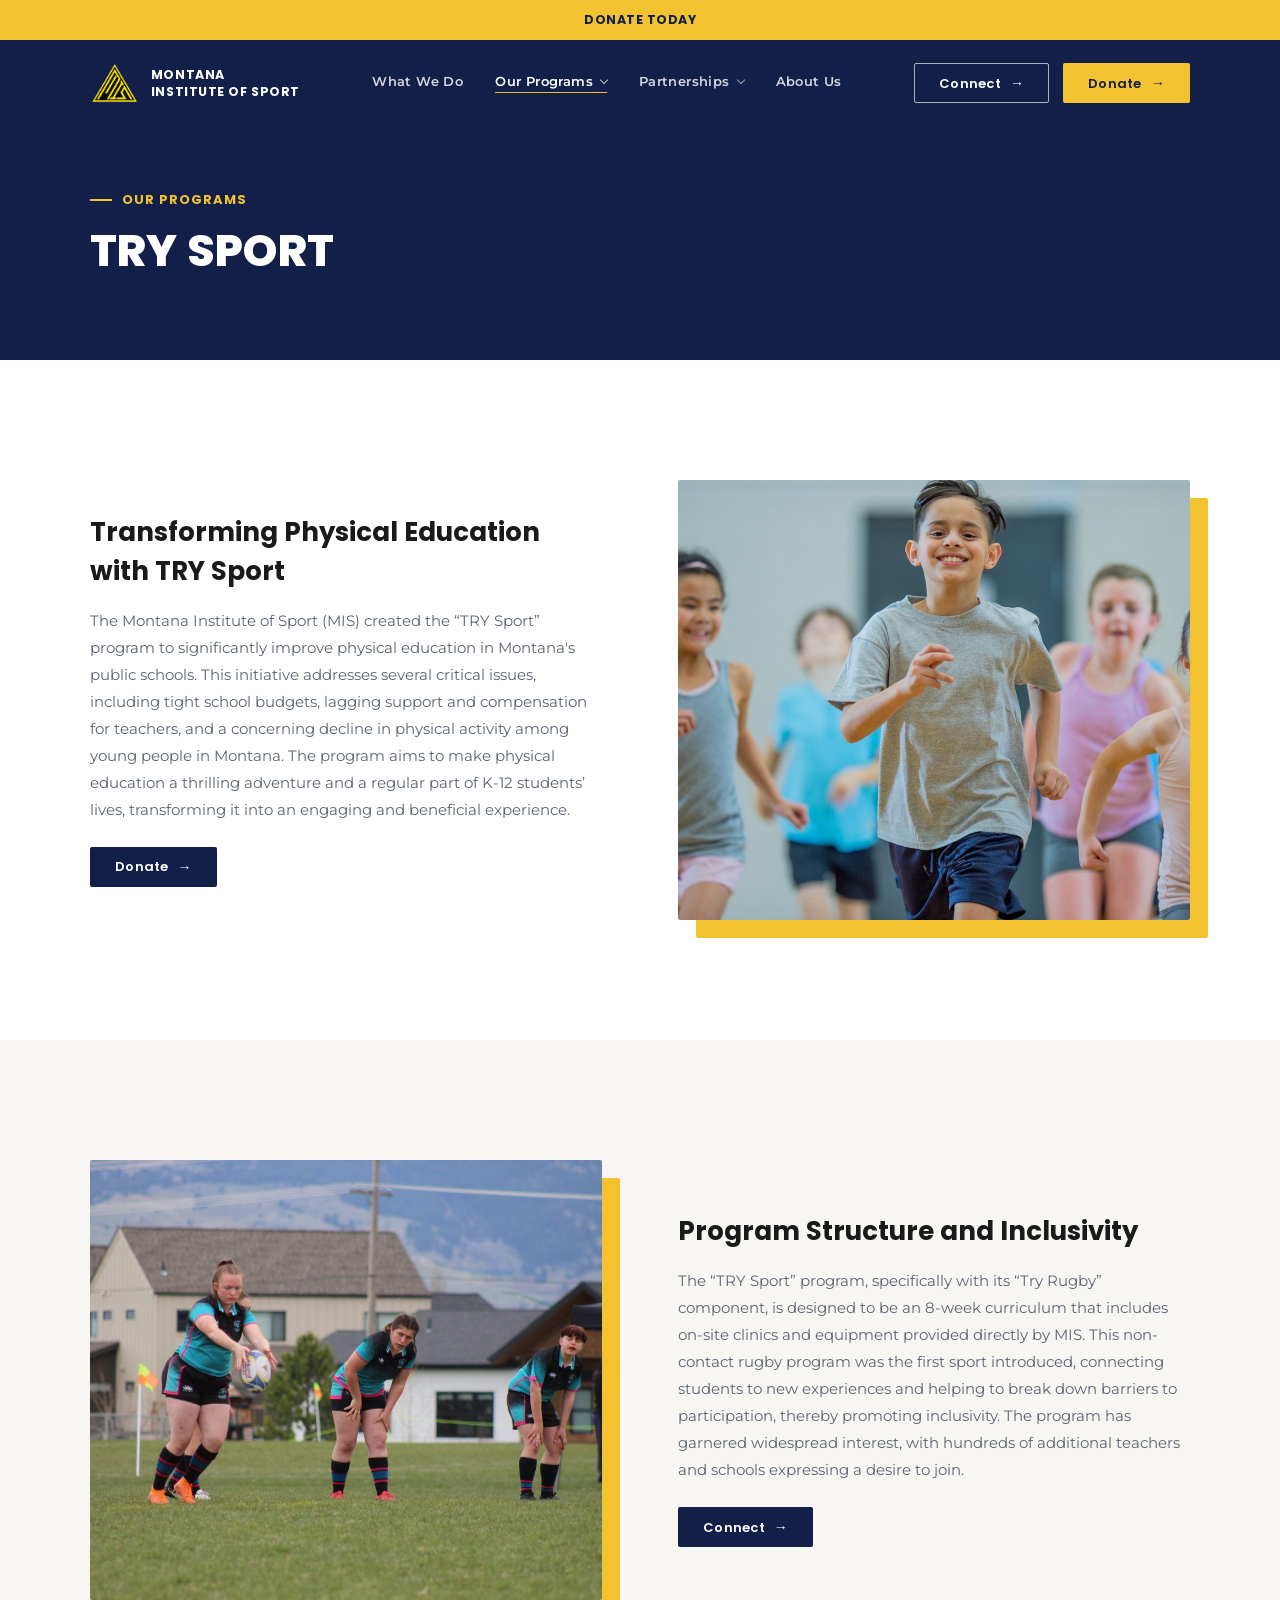
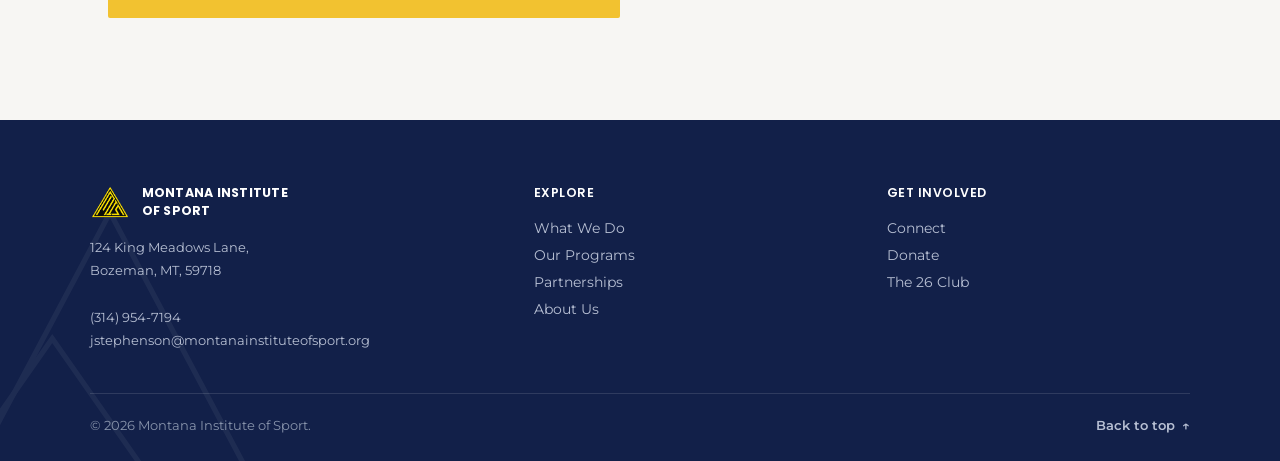
<file: try-sport.html>
<!DOCTYPE html>
<html lang="en">
<head>
<meta charset="UTF-8">
<meta name="viewport" content="width=device-width, initial-scale=1">
<title>Try Sport - Montana Institute of Sport</title>
<meta name="description" content="Try Sport and Try Rugby — introducing new and popular sports to Montana youth through Montana Institute of Sport.">
<link rel="icon" type="image/png" href="images/favicon.png">
<link rel="apple-touch-icon" href="images/apple-touch-icon.png">
<link rel="canonical" href="https://montanainstituteofsport.org/try-sport.html">
<meta name="theme-color" content="#122049">
<meta property="og:type" content="website">
<meta property="og:site_name" content="Montana Institute of Sport">
<meta property="og:title" content="Try Sport - Montana Institute of Sport">
<meta property="og:description" content="Try Sport and Try Rugby — introducing new and popular sports to Montana youth through Montana Institute of Sport.">
<meta property="og:url" content="https://montanainstituteofsport.org/try-sport.html">
<meta property="og:image" content="https://montanainstituteofsport.org/images/og-image.jpg">
<meta name="twitter:card" content="summary_large_image">
<link rel="preconnect" href="https://fonts.googleapis.com">
<link rel="preconnect" href="https://fonts.gstatic.com" crossorigin>
<link href="https://fonts.googleapis.com/css2?family=Poppins:wght@500;600;700;800&family=Montserrat:wght@400;500;600;700&display=swap" rel="stylesheet">
<link rel="stylesheet" href="css/style.css?v=7">
</head>
<body id="top">

<a class="topbar" href="https://secure.givelively.org/donate/montana-institute-of-sport" target="_blank" rel="noopener">DONATE TODAY</a>
<header class="siteheader">
  <nav class="nav">
    <a class="brand" href="index.html">
      <img src="images/logo-icon.png" alt="Montana Institute of Sport">
      <span class="brand-name">MONTANA<br>INSTITUTE OF SPORT</span>
    </a>
    <div class="navlinks">
      <a href="what-we-do.html">What We Do</a>
      <div class="navdrop"><a href="programs.html" class="active">Our Programs</a><div class="navdrop-menu"><a href="try-sport.html">Try Sport</a><a href="pe-support.html">Physical Education Support</a><a href="direct-sport-support.html">Direct Sport Support</a><a href="boots-for-all.html">Boots For All</a><a href="tackle-montana.html">Tackle Montana</a></div></div>
      <div class="navdrop"><a href="partnerships.html">Partnerships</a><div class="navdrop-menu"><a href="partnerships.html#sponsorship">Sponsorship Opportunities</a><a href="partnerships.html#the-26-club">The 26 Club</a></div></div>
      <a href="about.html">About Us</a>
    </div>
    <div class="nav-ctas">
      <a href="contact.html" class="btn btn-outline">Connect</a>
      <a href="https://secure.givelively.org/donate/montana-institute-of-sport" target="_blank" rel="noopener" class="btn btn-gold">Donate</a>
    </div>
  </nav>
</header>

<div class="pagehero">
  <div class="wrap">
    <div class="eyebrow-white">Our Programs</div>
    <h1>Try Sport</h1>
  </div>
</div>

<div class="section">
  <div class="wrap">
    <div class="split">
      <div>
          <h2 class="split-title">Transforming Physical Education with TRY Sport</h2>
          <p class="split-body">The Montana Institute of Sport (MIS) created the &ldquo;TRY Sport&rdquo; program to significantly improve physical education in Montana's public schools. This initiative addresses several critical issues, including tight school budgets, lagging support and compensation for teachers, and a concerning decline in physical activity among young people in Montana. The program aims to make physical education a thrilling adventure and a regular part of K-12 students&rsquo; lives, transforming it into an engaging and beneficial experience.</p>
          <a href="https://secure.givelively.org/donate/montana-institute-of-sport" target="_blank" rel="noopener" class="btn btn-navy">Donate</a>
        </div><div class="split-img reveal"><img src="images/photos/kids-running-gym.jpg" alt="Smiling kids racing across a school gym" loading="lazy"></div>
    </div>
  </div>
</div>

<div class="section offwhite">
  <div class="wrap">
    <div class="split">
      <div class="split-img reveal"><img src="images/photos/girls-rugby.jpg" alt="Girls rugby players lining up a kick" loading="lazy"></div><div>
          <h2 class="split-title">Program Structure and Inclusivity</h2>
          <p class="split-body">The &ldquo;TRY Sport&rdquo; program, specifically with its &ldquo;Try Rugby&rdquo; component, is designed to be an 8-week curriculum that includes on-site clinics and equipment provided directly by MIS. This non-contact rugby program was the first sport introduced, connecting students to new experiences and helping to break down barriers to participation, thereby promoting inclusivity. The program has garnered widespread interest, with hundreds of additional teachers and schools expressing a desire to join.</p>
          <a href="contact.html" class="btn btn-navy">Connect</a>
        </div>
    </div>
  </div>
</div>


<div class="footer">
  <svg class="watermark" viewBox="0 0 400 400" fill="none" xmlns="http://www.w3.org/2000/svg" aria-hidden="true">
    <path d="M200 30 L370 350 L30 350 Z" stroke="#fff" stroke-width="5"/>
    <path d="M145 150 L285 350 L5 350 Z" stroke="#fff" stroke-width="5"/>
  </svg>
  <div class="wrap">
    <div class="footer-top">
      <div>
        <div class="footer-brand">
          <img src="images/logo-icon.png" alt="Montana Institute of Sport">
          <span>MONTANA INSTITUTE<br>OF SPORT</span>
        </div>
        <address>
          124 King Meadows Lane,<br>Bozeman, MT, 59718<br><br>
          <a href="tel:+13149547194">(314) 954-7194</a><br>
          <a href="mailto:jstephenson@montanainstituteofsport.org">jstephenson@montanainstituteofsport.org</a>
        </address>
      </div>
      <div>
        <h4>Explore</h4>
        <ul>
          <li><a href="what-we-do.html">What We Do</a></li>
          <li><a href="programs.html">Our Programs</a></li>
          <li><a href="partnerships.html">Partnerships</a></li>
          <li><a href="about.html">About Us</a></li>
        </ul>
      </div>
      <div>
        <h4>Get Involved</h4>
        <ul>
          <li><a href="contact.html">Connect</a></li>
          <li><a href="https://secure.givelively.org/donate/montana-institute-of-sport" target="_blank" rel="noopener">Donate</a></li>
          <li><a href="partnerships.html">The 26 Club</a></li>
        </ul>
      </div>
    </div>
    <div class="footer-bottom">
      <span>&copy; 2026 Montana Institute of Sport.</span>
      <a class="back-to-top" href="#top">Back to top <span>&#8593;</span></a>
    </div>
  </div>
</div>

<script src="js/site.js?v=6" defer></script>
</body>
</html>
</file>
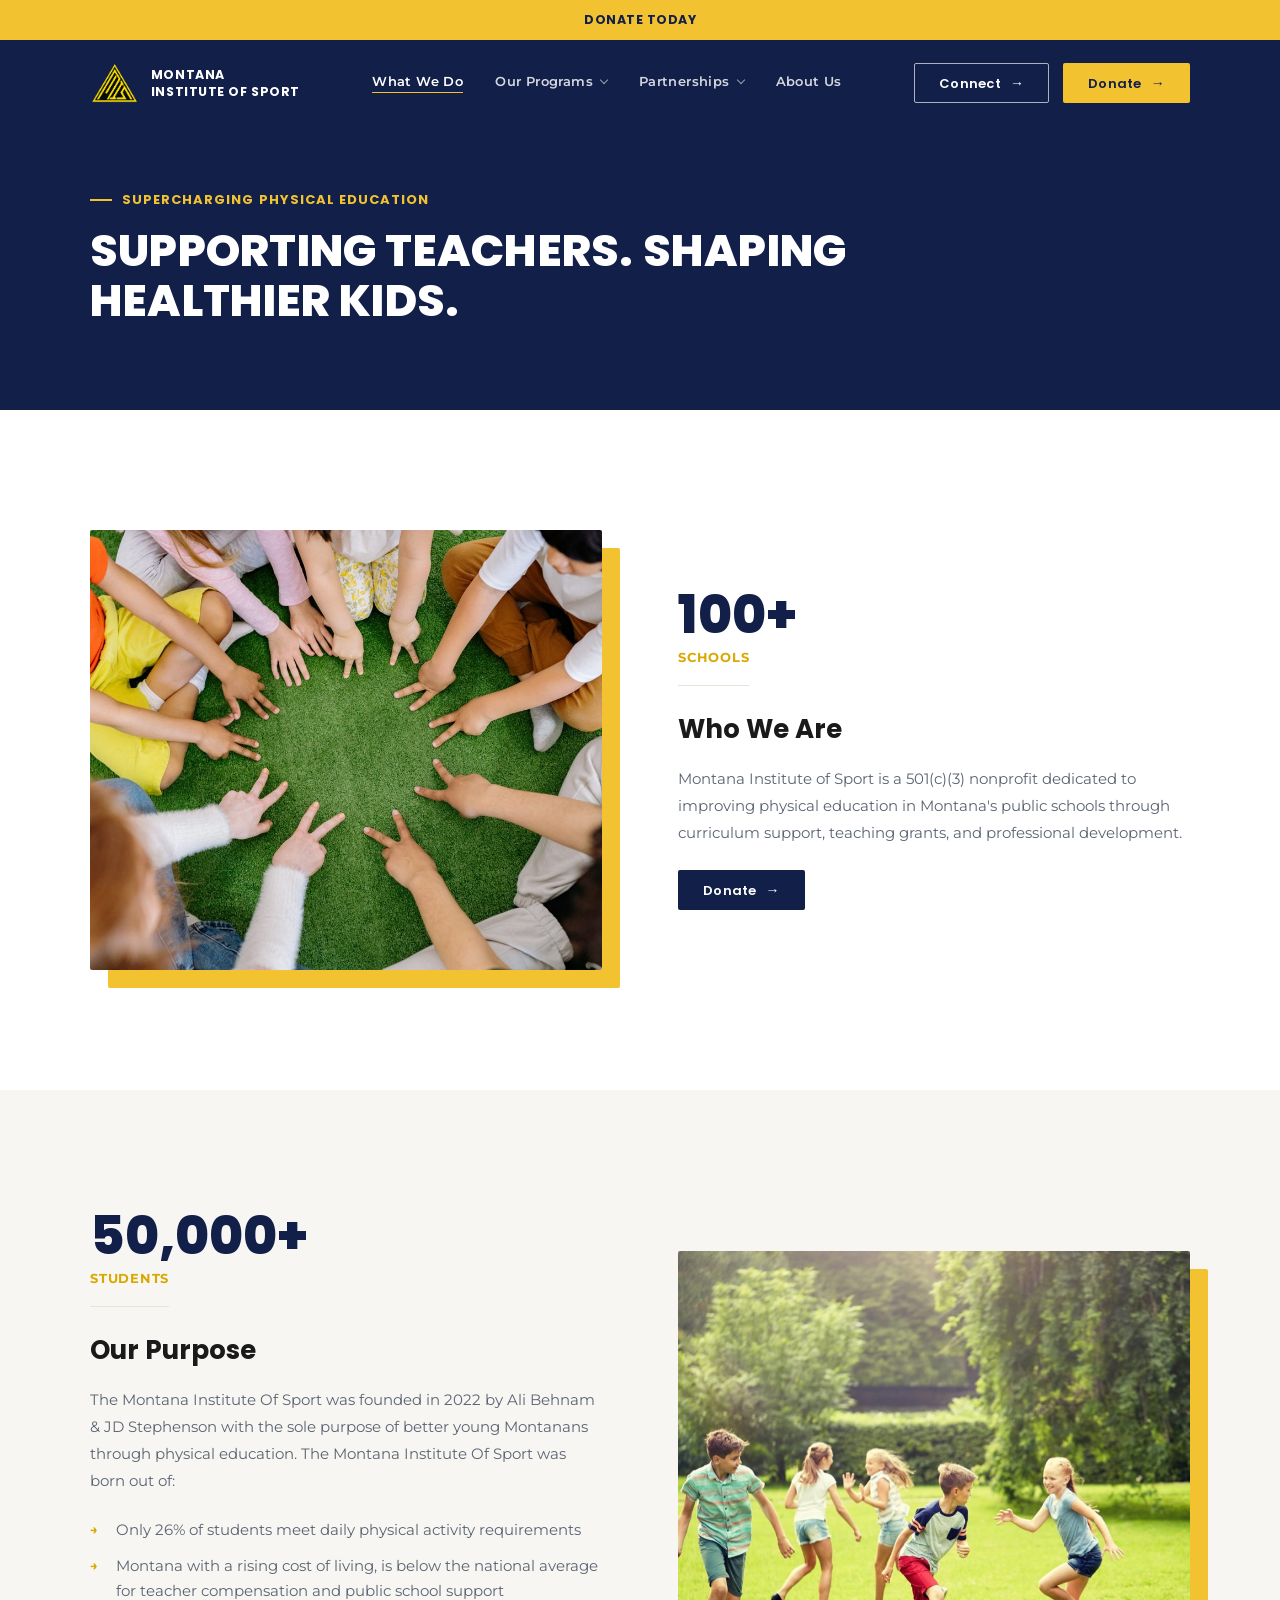
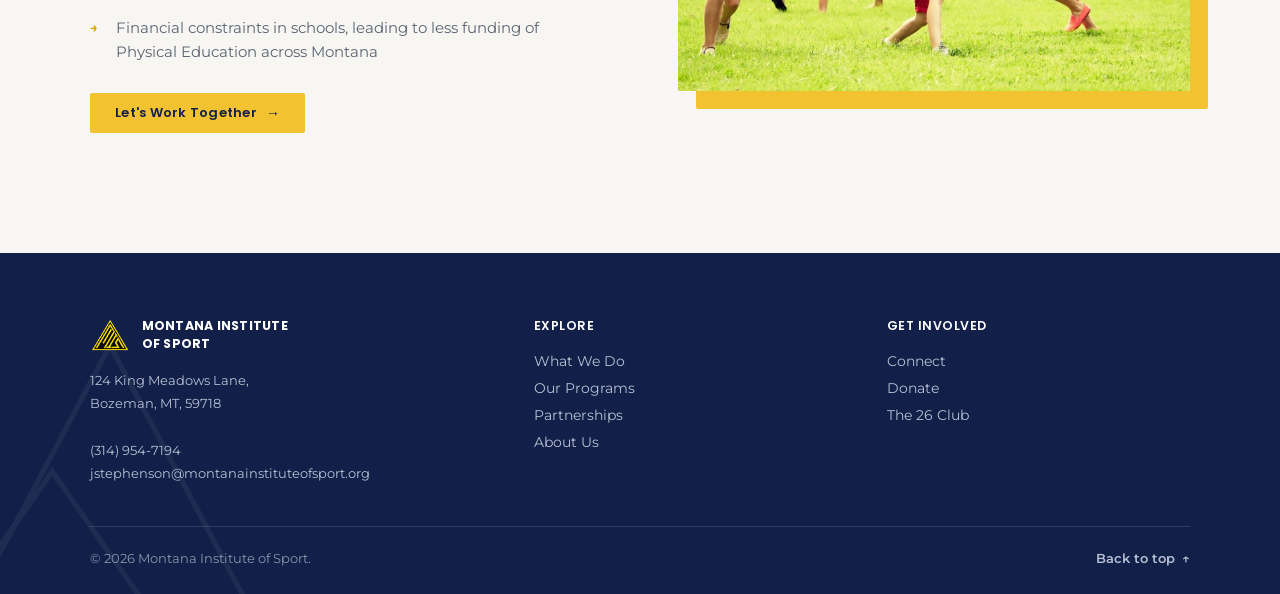
<file: what-we-do.html>
<!DOCTYPE html>
<html lang="en">
<head>
<meta charset="UTF-8">
<meta name="viewport" content="width=device-width, initial-scale=1">
<title>What We Do - Montana Institute of Sport</title>
<meta name="description" content="How Montana Institute of Sport supports physical education in Montana's public schools through curriculum, grants, and teacher development.">
<link rel="icon" type="image/png" href="images/favicon.png">
<link rel="apple-touch-icon" href="images/apple-touch-icon.png">
<link rel="canonical" href="https://montanainstituteofsport.org/what-we-do.html">
<meta name="theme-color" content="#122049">
<meta property="og:type" content="website">
<meta property="og:site_name" content="Montana Institute of Sport">
<meta property="og:title" content="What We Do - Montana Institute of Sport">
<meta property="og:description" content="How Montana Institute of Sport supports physical education in Montana's public schools through curriculum, grants, and teacher development.">
<meta property="og:url" content="https://montanainstituteofsport.org/what-we-do.html">
<meta property="og:image" content="https://montanainstituteofsport.org/images/og-image.jpg">
<meta name="twitter:card" content="summary_large_image">
<link rel="preconnect" href="https://fonts.googleapis.com">
<link rel="preconnect" href="https://fonts.gstatic.com" crossorigin>
<link href="https://fonts.googleapis.com/css2?family=Poppins:wght@500;600;700;800&family=Montserrat:wght@400;500;600;700&display=swap" rel="stylesheet">
<link rel="stylesheet" href="css/style.css?v=7">
</head>
<body id="top">

<a class="topbar" href="https://secure.givelively.org/donate/montana-institute-of-sport" target="_blank" rel="noopener">DONATE TODAY</a>
<header class="siteheader">
  <nav class="nav">
    <a class="brand" href="index.html">
      <img src="images/logo-icon.png" alt="Montana Institute of Sport">
      <span class="brand-name">MONTANA<br>INSTITUTE OF SPORT</span>
    </a>
    <div class="navlinks">
      <a href="what-we-do.html" class="active">What We Do</a>
      <div class="navdrop"><a href="programs.html">Our Programs</a><div class="navdrop-menu"><a href="try-sport.html">Try Sport</a><a href="pe-support.html">Physical Education Support</a><a href="direct-sport-support.html">Direct Sport Support</a><a href="boots-for-all.html">Boots For All</a><a href="tackle-montana.html">Tackle Montana</a></div></div>
      <div class="navdrop"><a href="partnerships.html">Partnerships</a><div class="navdrop-menu"><a href="partnerships.html#sponsorship">Sponsorship Opportunities</a><a href="partnerships.html#the-26-club">The 26 Club</a></div></div>
      <a href="about.html">About Us</a>
    </div>
    <div class="nav-ctas">
      <a href="contact.html" class="btn btn-outline">Connect</a>
      <a href="https://secure.givelively.org/donate/montana-institute-of-sport" target="_blank" rel="noopener" class="btn btn-gold">Donate</a>
    </div>
  </nav>
</header>

<div class="pagehero">
  <div class="wrap">
    <div class="eyebrow-white">Supercharging Physical Education</div>
    <h1>Supporting Teachers. Shaping Healthier Kids.</h1>
  </div>
</div>
<div class="section">
  <div class="wrap">
    <div class="split">
      <div class="split-img reveal"><img src="images/photos/hands-in-circle.jpg" alt="Kids in a circle with hands together on the grass" loading="lazy"></div>
      <div>
        <div class="stat-num">100+</div>
        <div class="stat-lab">Schools</div>
        <h2 class="split-title">Who We Are</h2>
        <p class="split-body">Montana Institute of Sport is a 501(c)(3) nonprofit dedicated to improving physical education in Montana's public schools through curriculum support, teaching grants, and professional development.</p>
        <a href="https://secure.givelively.org/donate/montana-institute-of-sport" target="_blank" rel="noopener" class="btn btn-navy">Donate</a>
      </div>
    </div>
  </div>
</div>
<div class="section offwhite">
  <div class="wrap">
    <div class="split">
      <div>
        <div class="stat-num">50,000+</div>
        <div class="stat-lab">Students</div>
        <h2 class="split-title">Our Purpose</h2>
        <p class="split-body">The Montana Institute Of Sport was founded in 2022 by Ali Behnam &amp; JD Stephenson with the sole purpose of better young Montanans through physical education. The Montana Institute Of Sport was born out of:</p>
        <ul class="split-list">
          <li>Only 26% of students meet daily physical activity requirements</li>
          <li>Montana with a rising cost of living, is below the national average for teacher compensation and public school support</li>
          <li>Financial constraints in schools, leading to less funding of Physical Education across Montana</li>
        </ul>
        <a href="contact.html" class="btn btn-gold">Let's Work Together</a>
      </div>
      <div class="split-img reveal"><img src="images/photos/kids-playing-park.jpg" alt="Kids playing a running game on a summer field" loading="lazy"></div>
    </div>
  </div>
</div>

<div class="footer">
  <svg class="watermark" viewBox="0 0 400 400" fill="none" xmlns="http://www.w3.org/2000/svg" aria-hidden="true">
    <path d="M200 30 L370 350 L30 350 Z" stroke="#fff" stroke-width="5"/>
    <path d="M145 150 L285 350 L5 350 Z" stroke="#fff" stroke-width="5"/>
  </svg>
  <div class="wrap">
    <div class="footer-top">
      <div>
        <div class="footer-brand">
          <img src="images/logo-icon.png" alt="Montana Institute of Sport">
          <span>MONTANA INSTITUTE<br>OF SPORT</span>
        </div>
        <address>
          124 King Meadows Lane,<br>Bozeman, MT, 59718<br><br>
          <a href="tel:+13149547194">(314) 954-7194</a><br>
          <a href="mailto:jstephenson@montanainstituteofsport.org">jstephenson@montanainstituteofsport.org</a>
        </address>
      </div>
      <div>
        <h4>Explore</h4>
        <ul>
          <li><a href="what-we-do.html">What We Do</a></li>
          <li><a href="programs.html">Our Programs</a></li>
          <li><a href="partnerships.html">Partnerships</a></li>
          <li><a href="about.html">About Us</a></li>
        </ul>
      </div>
      <div>
        <h4>Get Involved</h4>
        <ul>
          <li><a href="contact.html">Connect</a></li>
          <li><a href="https://secure.givelively.org/donate/montana-institute-of-sport" target="_blank" rel="noopener">Donate</a></li>
          <li><a href="partnerships.html">The 26 Club</a></li>
        </ul>
      </div>
    </div>
    <div class="footer-bottom">
      <span>&copy; 2026 Montana Institute of Sport.</span>
      <a class="back-to-top" href="#top">Back to top <span>&#8593;</span></a>
    </div>
  </div>
</div>

<script src="js/site.js?v=6" defer></script>
</body>
</html>
</file>
<file: css/style.css>
/* ==========================================================================
   Montana Institute of Sport — design tokens
   Brand colors/fonts are fixed (carried over from the live WordPress site).
   Everything else — scale, rhythm, motion — is this build's own system.
   ========================================================================== */
:root{
  --navy:#122049;
  --navy-light:#1B2E63;
  --navy-deep:#0A1330;
  --gold:#F2C230;
  --gold-dark:#D9A800;
  --ink:#1A1A1A;
  --slate:#5B6472;
  --line:#E7E3D8;
  --paper:#F7F6F3;
  --ph-bg:#EDEBE4;
  --ph-line:#C9C4B4;

  --radius:2px;
  --ease:cubic-bezier(.22,.61,.36,1);
}
*{box-sizing:border-box; margin:0; padding:0;}
html{scroll-behavior:smooth;}
body{font-family:'Montserrat', sans-serif; color:var(--ink); background:#fff; -webkit-font-smoothing:antialiased; overflow-x:hidden;}
h1,h2,h3,.disp{font-family:'Poppins', sans-serif;}
img{max-width:100%;}
.wrap{max-width:1180px; margin:0 auto; padding:0 40px;}
ul{list-style:none;}
a{color:inherit; transition:opacity 0.15s ease;}

/* Focus states — visible everywhere, on light or dark backgrounds */
a:focus-visible, button:focus-visible, input:focus-visible, select:focus-visible, textarea:focus-visible{
  outline:2px solid var(--gold); outline-offset:3px; border-radius:1px;
}

@media (prefers-reduced-motion: reduce){
  html{scroll-behavior:auto;}
  *,*::before,*::after{animation-duration:0.01ms !important; animation-iteration-count:1 !important; transition-duration:0.01ms !important; scroll-behavior:auto !important;}
}

/* ---------- Scroll-reveal (progressive enhancement, see js/site.js) ---------- */
.reveal{opacity:0; transform:translateY(16px); transition:opacity .6s var(--ease), transform .6s var(--ease);}
.reveal.is-visible{opacity:1; transform:none;}
.reveal-stagger > *{opacity:0; transform:translateY(16px); transition:opacity .6s var(--ease), transform .6s var(--ease);}
.reveal-stagger.is-visible > *{opacity:1; transform:none;}
.reveal-stagger.is-visible > *:nth-child(1){transition-delay:0ms;}
.reveal-stagger.is-visible > *:nth-child(2){transition-delay:80ms;}
.reveal-stagger.is-visible > *:nth-child(3){transition-delay:160ms;}
.reveal-stagger.is-visible > *:nth-child(4){transition-delay:240ms;}
.reveal-stagger.is-visible > *:nth-child(5){transition-delay:320ms;}
@media (prefers-reduced-motion: reduce){
  .reveal, .reveal-stagger > *{opacity:1; transform:none;}
}

/* ---------- DONATE BANNER ---------- */
.topbar{display:block; text-decoration:none; background:var(--gold); text-align:center; padding:11px 0; font-family:'Poppins',sans-serif; font-weight:700; font-size:12.5px; letter-spacing:0.04em; color:var(--navy);}
.topbar:hover{background:var(--gold-dark);}

/* ---------- NAV ---------- */
.siteheader{background:var(--navy);}
.nav{display:flex; align-items:center; justify-content:space-between; padding:22px 40px; max-width:1180px; margin:0 auto; width:100%; transition:padding .25s var(--ease);}
.brand{display:flex; align-items:center; gap:12px; text-decoration:none;}
.brand img{height:42px; width:auto; display:block;}
.brand-name{font-family:'Poppins',sans-serif; font-weight:700; font-size:12.5px; letter-spacing:0.045em; color:#fff; line-height:1.4;}
.navlinks{display:flex; align-items:center; gap:32px;}
.navlinks a{white-space:nowrap; color:#fff; font-size:13px; font-weight:600; letter-spacing:0.03em; text-decoration:none; padding-bottom:3px; border-bottom:1px solid transparent; opacity:0.82;}
.navlinks a:hover{opacity:1; border-bottom-color:var(--gold);}
.navlinks a.active{border-bottom-color:var(--gold); opacity:1;}
.nav-ctas{display:flex; align-items:center; gap:14px;}
/* Dropdowns under Our Programs / Partnerships, as on the original site */
.navdrop{position:relative; display:flex; align-items:center;}
.navdrop > a::after{content:""; display:inline-block; width:5px; height:5px; margin-left:8px; border-right:1.5px solid currentColor; border-bottom:1.5px solid currentColor; transform:translateY(-3px) rotate(45deg); opacity:0.7;}
.navdrop-menu{position:absolute; top:100%; left:-18px; padding-top:14px; min-width:250px; opacity:0; visibility:hidden; transform:translateY(6px); transition:opacity .18s var(--ease), transform .18s var(--ease), visibility .18s; z-index:60;}
.navdrop-menu::before{content:""; position:absolute; inset:14px 0 0; background:#fff; border-radius:var(--radius); box-shadow:0 18px 40px rgba(8,13,32,0.22); border-top:3px solid var(--gold);}
.navdrop:hover .navdrop-menu, .navdrop:focus-within .navdrop-menu{opacity:1; visibility:visible; transform:none;}
.navlinks .navdrop-menu a{position:relative; display:block; color:var(--navy); opacity:1; padding:11px 18px; border-bottom:1px solid var(--line); font-size:13px; white-space:nowrap;}
.navlinks .navdrop-menu a:first-child{margin-top:6px;}
.navlinks .navdrop-menu a:last-child{border-bottom:0; margin-bottom:6px;}
.navlinks .navdrop-menu a:hover{background:var(--paper); color:var(--navy); border-bottom-color:var(--line);}

/* Hero nav sits transparent over the photo/pattern until the page scrolls */
.hero .nav{padding:28px 40px 0;}

/* ---------- BUTTONS — every CTA is a real link/button with a forward nudge ---------- */
.btn{
  display:inline-flex; align-items:center; gap:9px; font-family:'Poppins',sans-serif; font-weight:600;
  font-size:13px; letter-spacing:0.02em; padding:12px 24px; border-radius:var(--radius); cursor:pointer;
  border:1.5px solid transparent; transition:background .2s var(--ease), border-color .2s var(--ease), color .2s var(--ease);
  text-decoration:none; line-height:1;
}
.btn::after{content:"\2192"; display:inline-block; transition:transform .25s var(--ease); font-size:14px;}
.btn:hover::after{transform:translateX(4px);}
.btn:hover{opacity:1;}
.btn-outline{border-color:rgba(255,255,255,0.65); color:#fff;}
.btn-outline:hover{border-color:#fff; background:rgba(255,255,255,0.08);}
.btn-gold{background:var(--gold); color:var(--navy);}
.btn-gold:hover{background:var(--gold-dark);}
.btn-navy{background:var(--navy); color:#fff;}
.btn-navy:hover{background:var(--navy-light);}
.btn-navy-outline{border-color:var(--navy); color:var(--navy);}
.btn-navy-outline:hover{background:var(--navy); color:#fff;}
.btn-ghost{border-color:var(--line); color:var(--ink); background:transparent;}
.btn-ghost:hover{border-color:var(--ink);}

/* ---------- PAGE HERO (interior pages) ---------- */
.pagehero{background:var(--navy); padding:64px 0 84px; position:relative; overflow:hidden;}
.pagehero .eyebrow-white{color:var(--gold); font-family:'Poppins',sans-serif; font-weight:700; font-size:13px; letter-spacing:0.08em; text-transform:uppercase; margin-bottom:16px; display:flex; align-items:center; gap:10px;}
.pagehero .eyebrow-white::before{content:""; width:22px; height:1.5px; background:var(--gold);}
.pagehero h1{color:#fff; font-size:clamp(1.9rem, 1.5rem + 1.6vw, 2.9rem); font-weight:800; text-transform:uppercase; letter-spacing:0.005em; line-height:1.12; max-width:820px;}
.pagehero p{color:#B7BFD3; font-size:16px; margin-top:14px; max-width:560px; line-height:1.7;}

/* ---------- HOMEPAGE HERO ---------- */
.hero{position:relative; min-height:560px; background:radial-gradient(120% 90% at 85% 10%, var(--navy) 0%, var(--navy-deep) 60%); overflow:hidden;}
.hero .watermark{position:absolute; right:-40px; bottom:-90px; width:560px; height:560px; opacity:0.07; pointer-events:none; z-index:1;}
.hero-bg{position:absolute; inset:0; width:100%; height:100%; object-fit:cover; object-position:center 35%;}
.hero-content{position:relative; z-index:2; display:flex; flex-direction:column; min-height:560px;}
.hero-text{max-width:1180px; margin:0 auto; padding:40px 40px 96px; flex:1; display:flex; flex-direction:column; justify-content:center; width:100%;}
.hero-kicker{display:flex; align-items:center; gap:12px; color:var(--gold); font-family:'Poppins',sans-serif; font-weight:600; font-size:13px; letter-spacing:0.12em; text-transform:uppercase; margin-bottom:22px;}
.hero-kicker::before{content:""; width:34px; height:1.5px; background:var(--gold);}
.hero-text h1{color:#fff; font-weight:800; text-transform:uppercase; font-size:clamp(2.1rem, 1.5rem + 2.8vw, 3.4rem); line-height:1.08; max-width:720px; letter-spacing:0.005em; text-shadow:0 2px 20px rgba(0,0,0,0.25);}
.hero-ctas{margin-top:32px; display:flex; gap:14px;}
.hero-ctas .btn{padding:15px 30px; font-size:14px;}

/* Stat chip bleeds from the hero into the section below — a deliberate break in the grid */
.hero-stat-chip{
  position:relative; z-index:4; margin:-56px 40px 0; max-width:1100px;
}
.hero-stat-chip .inner{
  display:inline-flex; align-items:center; gap:18px; background:#fff; padding:20px 30px;
  box-shadow:0 20px 50px rgba(10,15,30,0.16); border-radius:var(--radius);
}
.hero-stat-chip .num{font-family:'Poppins',sans-serif; font-weight:800; font-size:30px; color:var(--navy); line-height:1;}
.hero-stat-chip .cap{font-size:13px; color:var(--slate); line-height:1.4; max-width:220px;}
.hero-stat-chip .cap b{color:var(--ink); font-weight:700;}

/* ---------- SECTION SHARED ---------- */
.section{padding:120px 0;}
.section.tight{padding:80px 0;}
.section.roomy{padding:150px 0;}
.section.offwhite{background:var(--paper);}
.section-with-chip{padding-top:150px;}
.eyebrow{font-size:13px; font-weight:700; color:var(--gold-dark); letter-spacing:0.08em; text-transform:uppercase; margin-bottom:14px; display:flex; align-items:center; gap:10px;}
.eyebrow::before{content:""; width:22px; height:1.5px; background:var(--gold-dark);}
.h2{font-size:clamp(1.7rem, 1.4rem + 1.1vw, 2.35rem); font-weight:700; color:var(--ink); line-height:1.22; letter-spacing:-0.015em;}

/* Section intro: split header device, reused across the page as a recurring motif */
.section-intro{display:grid; grid-template-columns:minmax(0,5fr) minmax(0,7fr); gap:60px; align-items:end; margin-bottom:64px;}
.section-intro .lede{font-size:16.5px; color:var(--slate); line-height:1.75; max-width:46ch;}

/* ---------- PROBLEM LIST (editorial list, not a card grid) ---------- */
.problem-list{border-top:1px solid var(--line);}
.problem-row{display:grid; grid-template-columns:90px 1fr; gap:32px; padding:38px 0; border-bottom:1px solid var(--line); position:relative;}
.problem-row .ghost-num{font-family:'Poppins',sans-serif; font-weight:800; font-size:22px; line-height:1; width:58px; height:58px; border-radius:50%; background:var(--gold); color:var(--navy); display:flex; align-items:center; justify-content:center; align-self:start; transition:transform .25s var(--ease);}
.problem-row .p-title{font-family:'Poppins',sans-serif; font-weight:600; font-size:19px; color:var(--ink); line-height:1.35; margin-bottom:10px; max-width:32ch;}
.problem-row .p-body{font-size:14.5px; color:var(--slate); line-height:1.75; max-width:56ch;}
.problem-row:hover .ghost-num{transform:scale(1.06);}

/* ---- PLACEHOLDER IMAGE BLOCKS ---- */
.ph{
  background:repeating-linear-gradient(45deg, var(--ph-bg), var(--ph-bg) 10px, #E4E1D6 10px, #E4E1D6 20px);
  border:2px dashed var(--ph-line);
  border-radius:var(--radius);
  display:flex; flex-direction:column; align-items:center; justify-content:center;
  text-align:center; padding:24px; color:var(--slate);
}
.ph .ph-icon{font-size:26px; margin-bottom:10px; opacity:0.55;}
.ph .ph-label{font-family:'Poppins',sans-serif; font-weight:600; font-size:13px; color:var(--ink); margin-bottom:4px;}
.ph .ph-dims{font-size:11px; color:var(--slate); opacity:0.85;}

/* ---- PLACEHOLDER NOTE TAG (for full-bleed CSS-background photo slots) ---- */
.photo-note-tag{position:absolute; z-index:3; display:flex; align-items:center; gap:7px; background:rgba(247,246,243,0.94); border:2px dashed var(--ph-line); border-radius:var(--radius); padding:9px 14px; font-family:'Poppins',sans-serif; font-size:12px; font-weight:600; color:var(--slate);}
.photo-note-tag .icon{font-size:15px; opacity:0.6;}
.hero .photo-note-tag{bottom:28px; right:40px;}
.contact-photo .photo-note-tag{top:24px; right:24px;}
@media (max-width:900px){
  .hero .photo-note-tag{right:24px; bottom:16px; font-size:11px;}
}

/* ---------- SPLIT (photo + text) ---------- */
.split{display:grid; grid-template-columns:1fr 1fr; gap:76px; align-items:center;}
.split-img{width:100%; height:440px; border-radius:var(--radius); overflow:hidden; position:relative; box-shadow:18px 18px 0 var(--gold);}
.split-img img{width:100%; height:100%; object-fit:cover; display:block;}
.stat-num{font-family:'Poppins',sans-serif; font-weight:800; font-size:52px; color:var(--navy); line-height:1; font-variant-numeric:tabular-nums;}
.stat-lab{font-size:13px; font-weight:700; color:var(--gold-dark); letter-spacing:0.06em; text-transform:uppercase; margin-top:8px; margin-bottom:24px; padding-bottom:20px; border-bottom:1px solid var(--line); display:inline-block;}
.split-title{font-size:26px; font-weight:700; font-family:'Poppins',sans-serif; margin-bottom:16px; color:var(--ink);}
.split-body{font-size:15px; color:var(--slate); line-height:1.8; margin-bottom:24px; max-width:52ch;}
.split-list{margin-bottom:28px;}
.split-list li{font-size:14.5px; color:var(--slate); line-height:1.7; padding-left:26px; position:relative; margin-bottom:12px; max-width:52ch;}
.split-list li::before{content:"\2192"; position:absolute; left:0; top:0; color:var(--gold-dark); font-weight:700; font-size:13px;}

/* ---------- CTA BAND — asymmetric, with a faint mountain watermark ---------- */
.ctaband{background:var(--navy); padding:80px 0; position:relative; overflow:hidden;}
.ctaband .wrap{position:relative; z-index:2; display:flex; align-items:center; justify-content:space-between; gap:40px; flex-wrap:wrap;}
.ctaband .copy{max-width:560px;}
.ctaband .rule{width:40px; height:2px; background:var(--gold); margin-bottom:20px;}
.ctaband h3{color:#fff; font-size:clamp(1.5rem, 1.3rem + .8vw, 1.9rem); font-weight:700; line-height:1.3;}
.ctaband p{color:#B7BFD3; font-size:15px; margin-top:10px;}
.ctaband .watermark{position:absolute; right:-60px; bottom:-80px; width:420px; height:420px; opacity:0.06; z-index:1; pointer-events:none;}

/* ---------- PROGRAMS — one featured card + a compact list, not five identical tiles ---------- */
.prog-grid-wrap{}
.prog-layout{display:grid; grid-template-columns:1.15fr 1fr; gap:2px; background:var(--line); border:1px solid var(--line);}
.prog-feature{position:relative; min-height:460px; overflow:hidden; display:block; text-decoration:none;}
.prog-feature .ph{position:absolute; inset:0; border-radius:0; border-width:0;}
.prog-feature img{width:100%; height:100%; object-fit:cover; display:block; transition:transform .5s var(--ease);}
.prog-feature:hover img{transform:scale(1.04);}
.prog-feature-label{position:absolute; inset:0; display:flex; flex-direction:column; justify-content:flex-end; padding:36px; background:linear-gradient(0deg, rgba(8,13,32,0.9), rgba(8,13,32,0.1) 60%, rgba(8,13,32,0) 80%);}
.prog-feature-label .kicker{color:var(--gold); font-family:'Poppins',sans-serif; font-weight:700; font-size:11.5px; letter-spacing:0.1em; text-transform:uppercase; margin-bottom:10px;}
.prog-feature-label .t{color:#fff; font-family:'Poppins',sans-serif; font-weight:700; font-size:26px; margin-bottom:10px;}
.prog-feature-label .d{color:#D7DBE8; font-size:14px; line-height:1.6; max-width:38ch; margin-bottom:16px;}
.prog-feature-label .l{color:var(--gold); font-size:12px; font-weight:700; letter-spacing:0.06em; display:inline-flex; align-items:center; gap:8px;}
.prog-feature-label .l::after{content:"\2192"; transition:transform .25s var(--ease);}
.prog-feature:hover .l::after{transform:translateX(4px);}

.prog-list{display:flex; flex-direction:column; background:var(--line);}
.prog-row{display:flex; align-items:center; gap:20px; padding:22px 26px; background:#fff; text-decoration:none; transition:background .2s var(--ease); flex:1;}
.prog-row:hover{background:var(--paper);}
.prog-row .thumb{width:64px; height:64px; flex-shrink:0; border-radius:var(--radius); overflow:hidden; position:relative;}
.prog-row .thumb .ph{border-width:1px; padding:4px;}
.prog-row .thumb .ph-label, .prog-row .thumb .ph-dims{display:none;}
.prog-row .thumb .ph-icon{font-size:16px; margin:0;}
.prog-row .thumb img{width:100%; height:100%; object-fit:cover; display:block;}
.prog-row .txt{flex:1; min-width:0;}
.prog-row .t{font-family:'Poppins',sans-serif; font-weight:600; font-size:15px; color:var(--ink); margin-bottom:3px;}
.prog-row .l{font-size:11px; font-weight:700; letter-spacing:0.06em; color:var(--gold-dark);}
.prog-row .arrow{color:var(--slate); font-size:16px; transition:transform .2s var(--ease);}
.prog-row:hover .arrow{transform:translateX(4px); color:var(--navy);}

/* ---------- PARTNERSHIP TIERS ---------- */
.tier-grid{display:grid; grid-template-columns:repeat(5,1fr); gap:1px; background:var(--line); margin-top:50px; border:1px solid var(--line);}
.tier{background:#fff; padding:28px 22px; transition:background .2s var(--ease);}
.tier:hover{background:var(--paper);}
.tier-amt{font-family:'Poppins',sans-serif; font-weight:800; font-size:22px; color:var(--navy);}
.tier-name{font-family:'Poppins',sans-serif; font-weight:600; font-size:14px; margin:10px 0 12px;}
.tier-desc{font-size:13px; color:var(--slate); line-height:1.6;}

/* ---------- TESTIMONIAL — a real pull-quote, not a boxed speech bubble ---------- */
.testi{position:relative; max-width:920px; margin:0 auto 26px; background:var(--navy); border-radius:var(--radius); padding:56px 64px 48px; display:grid; grid-template-columns:auto 1fr; gap:32px; align-items:start;}
.testi::after{content:""; position:absolute; left:72px; bottom:-26px; border-width:26px 26px 0 0; border-style:solid; border-color:var(--navy) transparent transparent transparent;}
.testi-mark{font-family:'Poppins',sans-serif; font-weight:800; font-size:96px; line-height:0.6; color:var(--gold); user-select:none;}
.testi-quote{font-family:'Poppins',sans-serif; font-weight:500; font-size:clamp(1.15rem, 1rem + .6vw, 1.45rem); line-height:1.6; color:#fff;}
.testi-attribution{display:flex; align-items:center; gap:14px; margin-top:28px;}
.testi-attribution .rule{width:30px; height:2px; background:var(--gold);}
.testi-name{font-family:'Poppins',sans-serif; font-weight:700; font-size:14.5px; color:#fff;}
.testi-role{color:#B7BFD3; font-size:13px; margin-top:2px;}
.testi-arrows{margin-top:40px; display:flex; gap:14px;}
.testi-arrows button{width:38px; height:38px; border-radius:50%; border:1px solid var(--line); display:flex; align-items:center; justify-content:center; color:var(--slate); font-size:15px; cursor:pointer; background:#fff; transition:all .2s var(--ease);}
.testi-arrows button:hover{border-color:var(--navy); color:var(--navy);}

/* ---------- CONTACT — unified underline inputs across both forms ---------- */
.contact-head{margin:0 auto 44px; max-width:820px;}
.contact-head h2{font-size:clamp(1.7rem, 1.4rem + 1.1vw, 2.35rem);}
.contact-head p{color:var(--slate); font-size:15.5px; margin-top:12px; line-height:1.7;}
.field{margin-bottom:24px;}
.field label{display:block; font-size:11.5px; font-weight:700; letter-spacing:0.06em; text-transform:uppercase; color:var(--slate); margin-bottom:9px;}
.field input, .field select, .field textarea{
  width:100%; border:none; border-bottom:1px solid var(--line); border-radius:0; padding:10px 2px;
  font-family:'Montserrat',sans-serif; font-size:14.5px; color:var(--ink); background:transparent; transition:border-color .2s var(--ease);
}
.field input:focus, .field select:focus, .field textarea:focus{outline:none; border-bottom-color:var(--navy);}
.field textarea{min-height:120px; resize:vertical;}
.form-grid{display:grid; grid-template-columns:1fr 1fr; gap:0 28px; max-width:820px; margin:0 auto;}
.form-grid .full{grid-column:1 / -1;}
.form-submit{grid-column:1 / -1; margin-top:8px;}

/* ---------- FOOTER ---------- */
.footer{background:var(--navy); padding:64px 0 28px; color:#B7BFD3; position:relative; overflow:hidden;}
.footer .watermark{position:absolute; left:-100px; bottom:-140px; width:420px; height:420px; opacity:0.05; pointer-events:none;}
.footer .wrap{position:relative; z-index:2;}
.footer-top{display:grid; grid-template-columns:1.3fr 1fr 1fr; gap:50px; padding-bottom:40px; border-bottom:1px solid rgba(255,255,255,0.12);}
.footer-brand{display:flex; align-items:center; gap:12px; margin-bottom:16px;}
.footer-brand img{height:34px;}
.footer-brand span{color:#fff; font-family:'Poppins',sans-serif; font-weight:700; font-size:12.5px; letter-spacing:0.02em;}
.footer address{font-style:normal; font-size:13px; line-height:1.8;}
.footer address a{text-decoration:none;}
.footer address a:hover{opacity:0.8;}
.footer h4{color:#fff; font-family:'Poppins',sans-serif; font-size:12.5px; font-weight:600; margin-bottom:18px; letter-spacing:0.04em; text-transform:uppercase;}
.footer ul li{margin-bottom:11px; font-size:13.5px;}
.footer ul li a{color:#B7BFD3; text-decoration:none;}
.footer-bottom{padding-top:24px; font-size:12.5px; color:#8894AC; display:flex; justify-content:space-between; align-items:center; flex-wrap:wrap; gap:12px;}
.back-to-top{color:#B7BFD3; font-size:12.5px; font-weight:600; text-decoration:none; display:inline-flex; align-items:center; gap:7px;}
.back-to-top span{transition:transform .2s var(--ease);}
.back-to-top:hover span{transform:translateY(-3px);}

/* ---------- ABOUT / BOARD ---------- */
.board-grid{display:grid; grid-template-columns:repeat(3,1fr); gap:56px 50px; margin-top:56px; align-items:start;}
.board-grid.row2{grid-template-columns:repeat(2, calc((100% - 100px) / 3)); justify-content:center;}
.board-photo{position:relative; aspect-ratio:4/5; border-radius:var(--radius); overflow:hidden; background:var(--paper); display:flex; align-items:center; justify-content:center; margin-bottom:22px;}
.board-photo svg.tri{position:absolute; inset:0; width:100%; height:100%;}
.board-photo img{position:absolute; inset:0; width:100%; height:100%; object-fit:cover; object-position:center top;}
.board-initials{position:relative; z-index:2; width:96px; height:96px; border-radius:50%; background:var(--navy); color:#fff; display:flex; align-items:center; justify-content:center; font-family:'Poppins',sans-serif; font-weight:700; font-size:30px;}
.board-name{font-family:'Poppins',sans-serif; font-weight:700; font-size:18px; color:var(--ink); line-height:1.3;}
.board-role{font-size:13px; color:var(--gold-dark); font-weight:600; margin-top:3px; margin-bottom:14px; text-transform:uppercase; letter-spacing:0.03em;}
.board-bio{font-size:13.5px; color:var(--slate); line-height:1.75; border-top:1px solid var(--line); padding-top:16px;}
.board-bio p + p, .board-more p{margin-top:12px;}
.board-more summary{margin-top:14px; cursor:pointer; list-style:none; font-family:'Poppins',sans-serif; font-weight:600; font-size:12.5px; letter-spacing:0.04em; text-transform:uppercase; color:var(--navy); display:inline-flex; align-items:center; gap:8px;}
.board-more summary::-webkit-details-marker{display:none;}
.board-more summary::after{content:"+"; color:var(--gold-dark); font-size:16px; line-height:1;}
.board-more[open] summary::after{content:"\2212";}
.board-more[open] summary{margin-bottom:2px;}
.photo-note{font-size:12px; color:var(--slate); font-style:italic; margin-top:56px; text-align:center;}

/* ---------- CONTACT PAGE (dedicated) ---------- */
.contact-split{display:grid; grid-template-columns:1fr 1fr; min-height:640px;}
.contact-photo{position:relative; background:var(--navy-deep); overflow:hidden;}
.contact-photo::after{content:""; position:absolute; inset:0; background:linear-gradient(180deg, rgba(8,13,32,0.55), rgba(8,13,32,0.78));}
.contact-photo-inner{position:relative; z-index:2; height:100%; display:flex; flex-direction:column; justify-content:center; padding:60px;}
.contact-photo-inner h1{color:#fff; font-size:38px; font-weight:800; text-transform:uppercase; line-height:1.12;}
.contact-photo-inner p{color:#B7BFD3; font-size:15px; margin-top:16px; max-width:380px;}
.quicklinks{margin-top:40px; display:flex; flex-direction:column; gap:16px;}
.quicklinks a{color:#fff; font-size:15px; font-weight:600; text-decoration:none; display:flex; align-items:center; gap:12px;}
.quicklinks a .circle{width:26px; height:26px; border-radius:50%; border:1px solid rgba(255,255,255,0.5); display:flex; align-items:center; justify-content:center; font-size:13px; transition:transform .2s var(--ease);}
.quicklinks a:hover .circle{transform:translateX(3px);}
.contact-form-side{padding:70px 60px; display:flex; flex-direction:column; justify-content:center;}
.contact-form-side h2{font-size:30px; font-weight:700; margin-bottom:32px;}
.form-row{display:grid; grid-template-columns:1fr 1fr; gap:0 20px;}

/* ---------- RESPONSIVE ---------- */
@media (max-width: 1100px) and (min-width: 901px){
  .navlinks{gap:20px;}
  .nav-ctas{gap:10px;}
  .nav-ctas .btn{padding-left:16px; padding-right:16px;}
}
@media (max-width: 900px){
  .wrap{padding:0 24px;}
  .nav{padding:18px 24px; flex-wrap:wrap; gap:16px;}
  .hero .nav{padding:22px 24px 0;}
  .navlinks{order:3; width:100%; display:grid; grid-template-columns:1fr 1fr; gap:12px 16px; padding-top:14px; border-top:1px solid rgba(255,255,255,0.12);}
  .navlinks a{justify-self:start;}
  .navdrop-menu, .navdrop > a::after{display:none;}
  .section{padding:64px 0;}
  .section.tight{padding:48px 0;}
  .section.roomy{padding:80px 0;}
  .section-with-chip{padding-top:96px;}
  .section-intro{grid-template-columns:1fr; gap:20px; margin-bottom:44px;}
  .pagehero{padding:48px 0 60px;}
  .hero-text{padding:32px 24px 0;}
  .hero{min-height:auto;}
  .hero-text h1{max-width:none;}
  .hero-stat-chip{margin:-32px 16px 0;}
  .hero-stat-chip .inner{padding:16px 20px; gap:14px;}
  .problem-row{grid-template-columns:56px 1fr; gap:18px; padding:28px 0;}
  .problem-row .ghost-num{font-size:17px; width:44px; height:44px;}
  .split{grid-template-columns:1fr; gap:32px;}
  .split-img{height:280px; order:-1; box-shadow:12px 12px 0 var(--gold);}
  .ctaband .wrap{flex-direction:column; align-items:flex-start; text-align:left;}
  .prog-layout{grid-template-columns:1fr;}
  .prog-feature{min-height:320px;}
  .tier-grid{grid-template-columns:repeat(2,1fr);}
  .testi{grid-template-columns:1fr; gap:12px; padding:40px 26px 32px;}
  .testi::after{left:40px;}
  .testi-mark{font-size:64px;}
  .form-grid, .form-row{grid-template-columns:1fr;}
  .footer-top{grid-template-columns:1fr; gap:32px;}
  .footer-bottom{flex-direction:column; align-items:flex-start;}
  .board-grid, .board-grid.row2{grid-template-columns:1fr; max-width:none;}
  .contact-split{grid-template-columns:1fr;}
  .contact-photo{min-height:340px;}
  .contact-photo-inner, .contact-form-side{padding:40px 24px;}
}

/* Contact form: honeypot + submit status */
.hp-field{position:absolute; left:-9999px; width:1px; height:1px; opacity:0;}
.form-status{margin-top:12px; font-size:14px; font-weight:600; color:var(--slate); min-height:1.4em;}
.form-status.is-ok{color:#1F7A3E;}
.form-status.is-error{color:#B3261E;}
button[disabled]{opacity:0.6; cursor:progress;}
</file>
